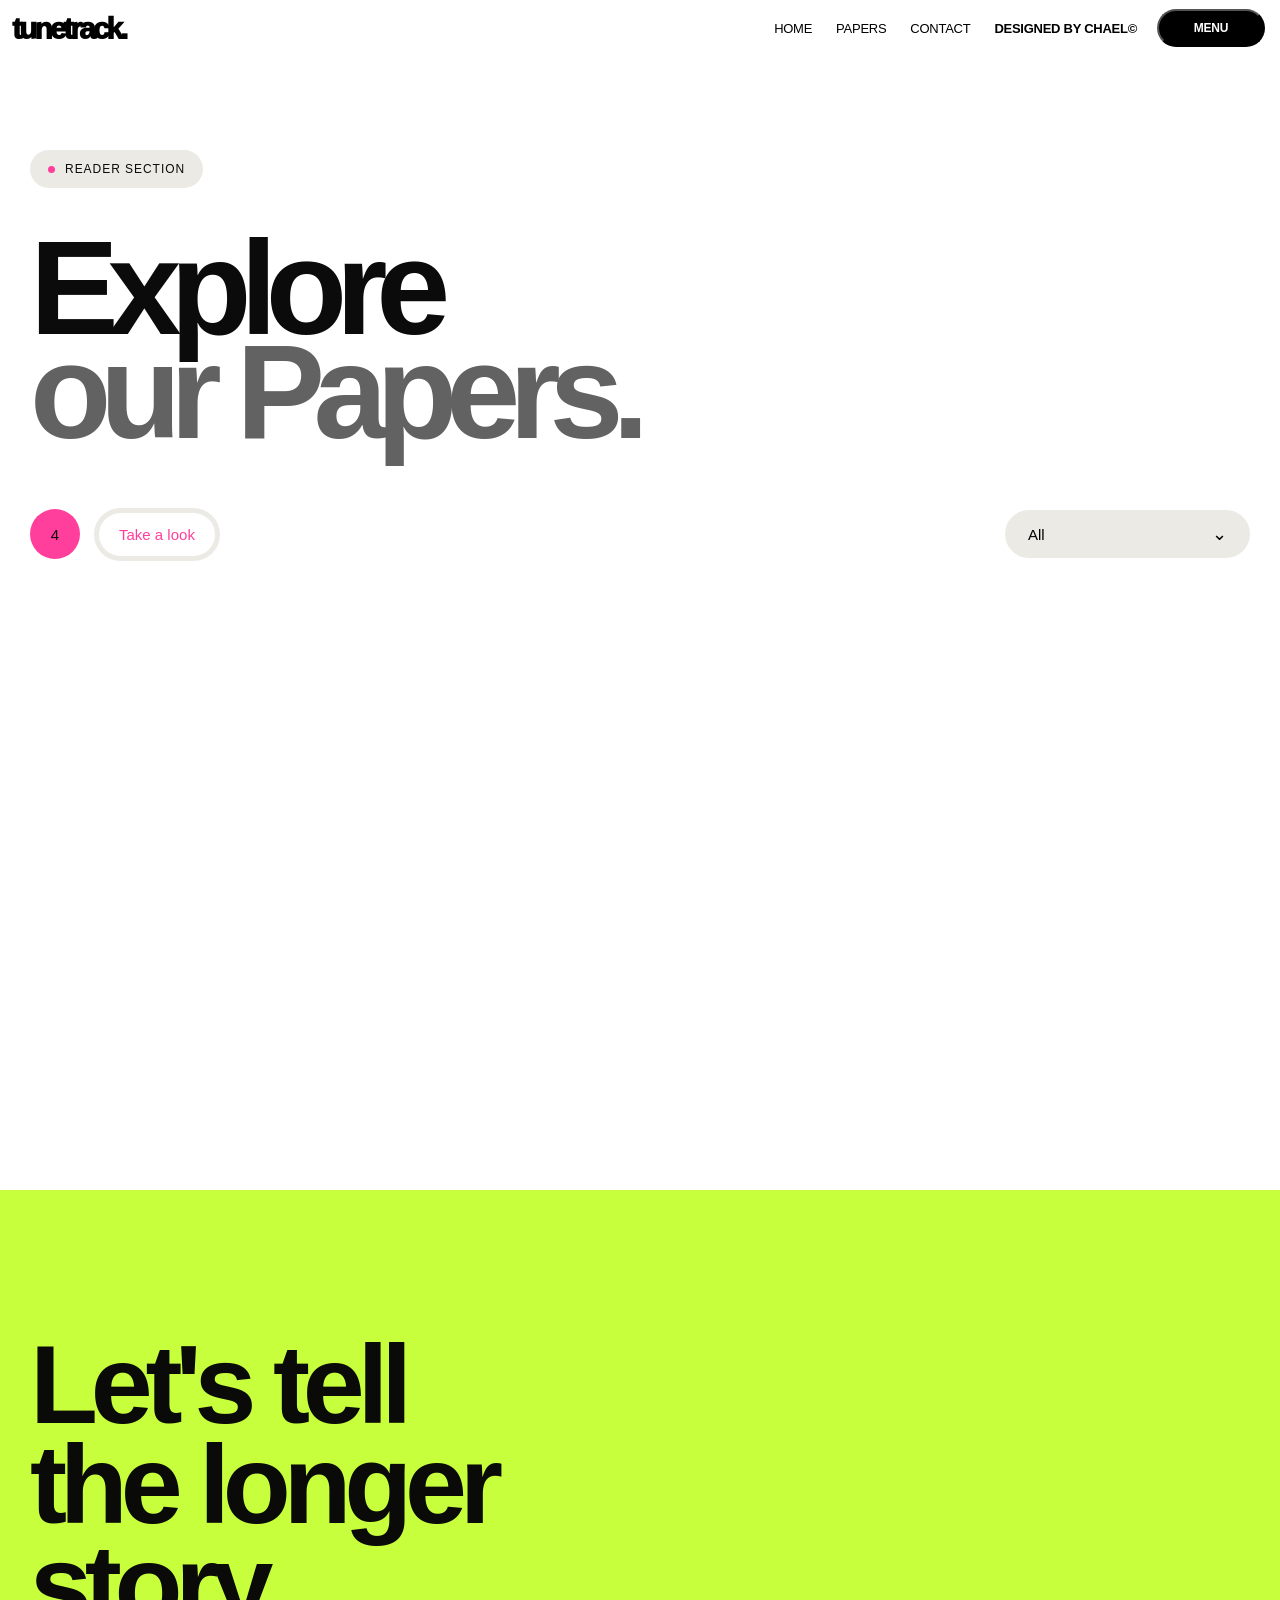
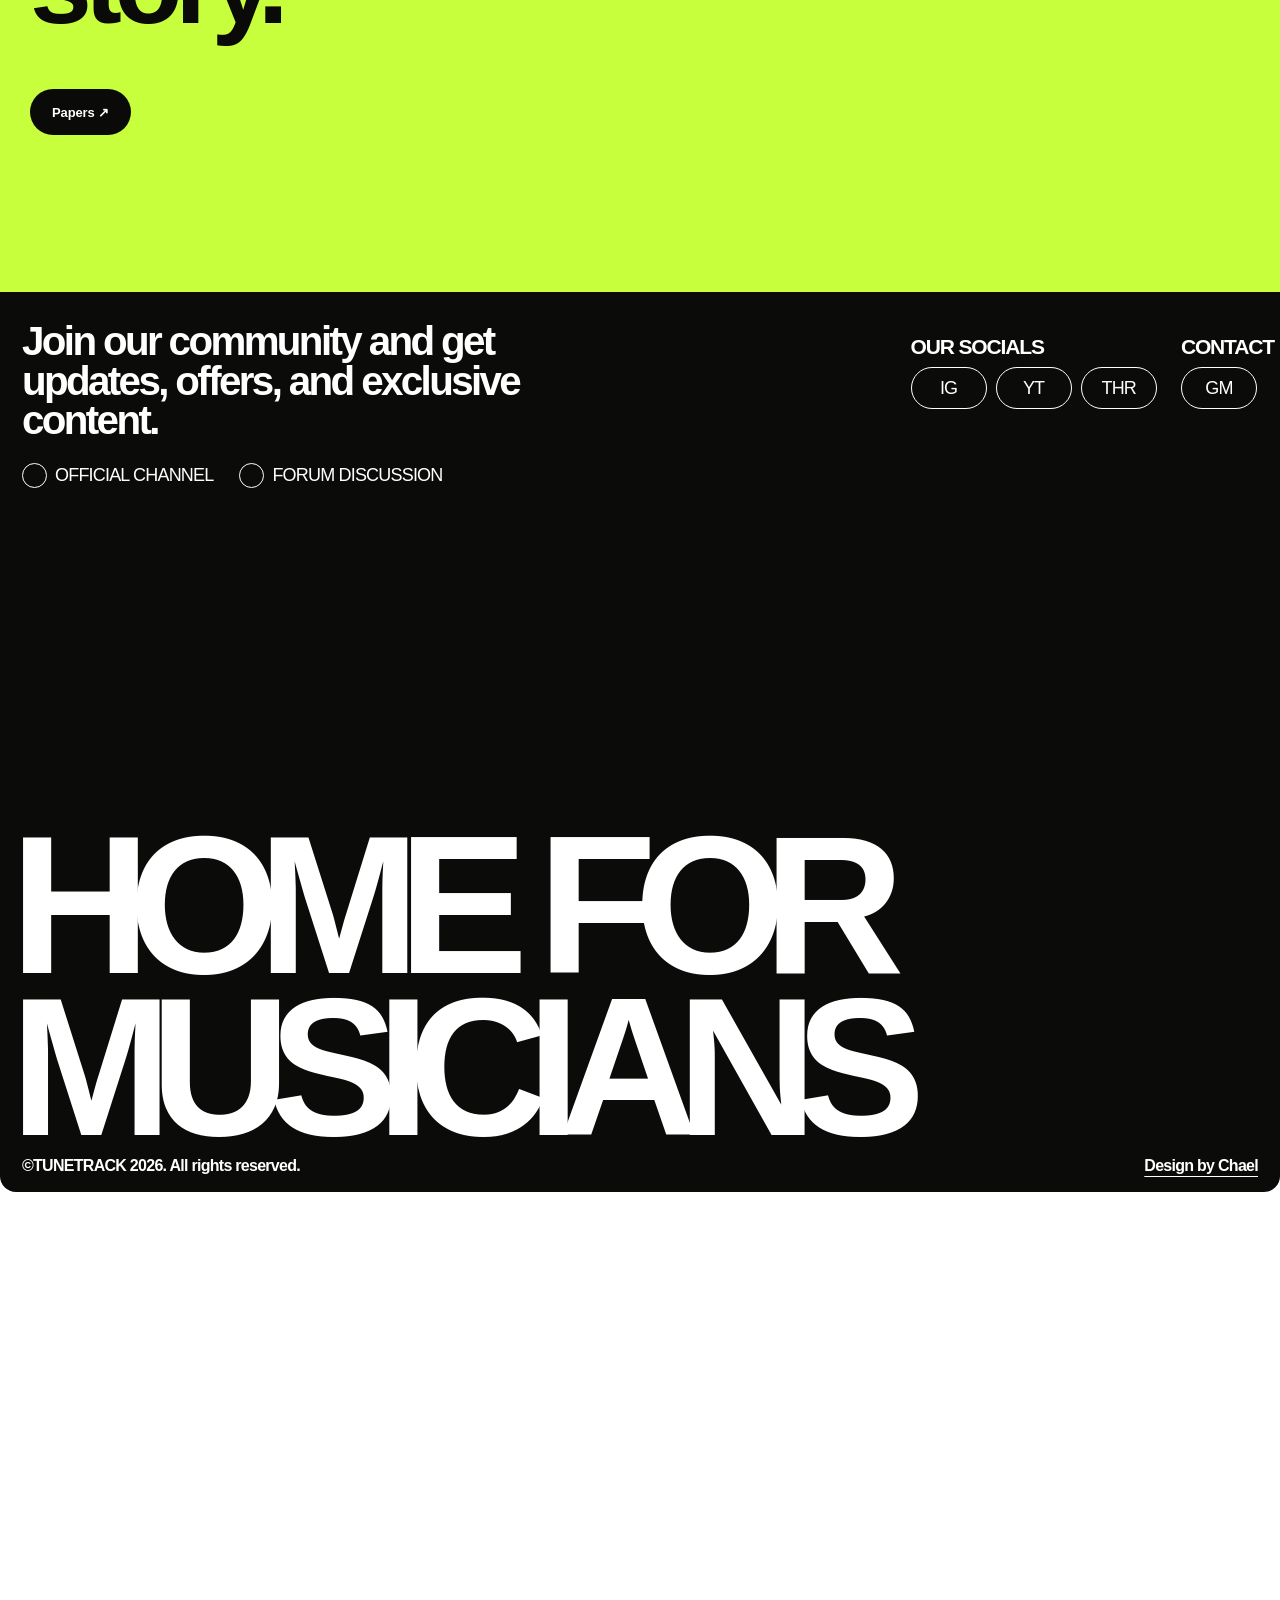
<file: tunetrack/blog-community.html>
<!DOCTYPE html><html lang="en"><head><meta charset="UTF-8"><meta name="viewport" content="width=device-width, initial-scale=1.0"><title>Tunetrack — Community</title><link rel="icon" type="image/png" href="assets/images/favicon2026.png">
<link rel="preconnect" href="https://fonts.googleapis.com">
<link rel="preconnect" href="https://fonts.gstatic.com" crossorigin>
<link href="https://fonts.googleapis.com/css2?family=Gilda+Display&display=swap" rel="stylesheet">
<link rel="stylesheet" href="assets/css/style.css"><style>
:root{--black:#000;--white:#fff;--pad:30px;--ease:cubic-bezier(.16,1,.3,1)}
*{box-sizing:border-box;margin:0;padding:0}
html{background:#fff;color:#000;scroll-behavior:auto!important}
body{margin:0;background:#fff;color:#000;font-family:Arial,Helvetica,sans-serif;overflow-x:hidden}
a{color:inherit;text-decoration:none}
img{display:block;width:100%;height:100%;object-fit:cover}
button{font:inherit}

/* HEADER — intentionally outside the locomotive container */
.blog-header{position:fixed;left:0;top:0;width:100%;height:72px;z-index:9999;display:flex;align-items:center;justify-content:space-between;padding:10px 15px 10px 12px;background:#000;color:#fff;transition:transform .6s cubic-bezier(.77,0,.18,1),opacity .45s ease}
.blog-header.hidden{transform:translate3d(0,-120%,0)!important;opacity:0;pointer-events:none}
.blog-header-logo{display:inline-flex;align-items:baseline;text-decoration:none;color:#fff;line-height:1;white-space:nowrap}
.blog-header-logo-sans{font-family:Arial,Helvetica,sans-serif;font-size:30px;line-height:.85;font-weight:1000;letter-spacing:-.1em}
.blog-header-right{display:flex;align-items:center;justify-content:flex-end;margin-left:auto;padding-right:0;gap:20px;transform:translateY(7px)}
.blog-header-nav{display:flex;align-items:center;gap:24px}
.blog-header-nav a{position:relative;white-space:nowrap;color:#fff;text-decoration:none;font-family:Arial,Helvetica,sans-serif;font-size:13px;font-weight:500;letter-spacing:-.02em;transition:opacity .25s ease}
.blog-header-nav a:hover{opacity:.45}
.blog-header-nav a.active:after{content:"";position:absolute;left:0;right:0;bottom:-9px;height:1px;background:#fff}
.blog-header-connect{display:inline-flex;align-items:center;justify-content:center;min-width:108px;height:38px;padding:0 22px;border-radius:999px;background:#fff;color:#000;text-decoration:none;font-family:Arial,Helvetica,sans-serif;font-size:12px;font-weight:600;letter-spacing:-.015em;transition:transform .25s ease,background .25s ease}
.blog-header-connect:hover{transform:translateY(-2px);background:#151515;color:#fff}

/* LOCOMOTIVE CONTAINER */
#scrollContainer{position:relative;min-height:100vh}

/* HERO — asymmetric editorial composition */
.blog-hero{position:relative;min-height:100vh;padding:128px var(--pad) 38px;overflow:hidden;background:#fff}
.blog-hero-label{display:inline-flex;background:#000;color:#fff;padding:15px 22px 14px;font-size:14px;font-weight:700;text-transform:uppercase;line-height:1;position:relative;z-index:20}
.blog-hero-title{position:relative;z-index:10;margin-top:122px;width:calc(100vw - 24px);max-width:none;min-height:3.0em;font-size:clamp(92px,10.2vw,164px);line-height:.82;letter-spacing:-.078em;transform:translate3d(calc(12px - var(--pad)),-15px,0);font-weight:800;text-transform:uppercase;overflow:visible}
#heroTypewriter{display:block;white-space:pre;overflow:visible;max-width:none;word-break:keep-all;overflow-wrap:normal}
/* V5: fixed three-line hero, no cursor/artifact */
#heroTypewriter::before,#heroTypewriter::after{content:none!important;display:none!important}

.hero-copy{position:absolute;left:var(--pad);bottom:52px;width:min(39vw,560px);z-index:30;font-size:20px;line-height:1.03;letter-spacing:-.045em}
.blog-hero-meta{position:absolute;right:var(--pad);bottom:54px;z-index:30;display:flex;gap:72px;font-size:11px;line-height:1.1;text-transform:uppercase}
.blog-hero-meta span:first-child{max-width:90px}

/* EDITORIAL SECOND SECTION */
.papers-intro{content-visibility:auto;contain-intrinsic-size:880px;position:relative;min-height:880px;padding:130px var(--pad) 120px;background:#fff;overflow:hidden}
.papers-intro-title{margin-left:49%;width:48%;font-family:"Gilda Display",Georgia,serif;font-size:clamp(64px,8vw,135px);line-height:.78;letter-spacing:-.065em;font-weight:400;text-transform:uppercase}
.papers-intro-grid{margin-top:100px;margin-left:52%;width:44%;display:grid;grid-template-columns:90px 1fr;gap:35px;align-items:start}
.papers-intro-grid .eyebrow{font-size:13px;font-weight:700;text-transform:uppercase}
.papers-intro-grid p{font-size:22px;line-height:1.02;letter-spacing:-.045em;max-width:650px}

/* MARQUEE V9 — clean interactive 9-image editorial carousel */
.blog-marquee-wrap{position:relative;height:760px;overflow:hidden;background:#fff;isolation:isolate;contain:layout paint style}
.marquee-stage{position:absolute;inset:0;overflow:hidden}
.marquee-collage{position:absolute;inset:0;will-change:transform}
.marquee-card{position:absolute;top:50%;overflow:hidden;background:#eee;box-shadow:none;will-change:left,width,height,transform;transition:left .62s cubic-bezier(.16,1,.3,1),width .62s cubic-bezier(.16,1,.3,1),height .62s cubic-bezier(.16,1,.3,1),transform .62s cubic-bezier(.16,1,.3,1);}
.marquee-card img{display:block;width:100%;height:100%;object-fit:cover;filter:none!important}
.marquee-card.slot-center{left:50%;width:50vw;height:100%;transform:translate(-50%,-50%);z-index:5}
.marquee-card.slot-medium-left{left:25%;width:17vw;height:72%;transform:translate(-100%,-50%);z-index:4}
.marquee-card.slot-medium-right{left:75%;width:17vw;height:72%;transform:translate(0,-50%);z-index:4}
.marquee-card.slot-small-left{left:8%;width:8vw;height:52%;transform:translate(-100%,-50%);z-index:3}
.marquee-card.slot-small-right{left:92%;width:8vw;height:52%;transform:translate(0,-50%);z-index:3}
.marquee-card.slot-hidden-left{left:-8%;width:8vw;height:52%;transform:translate(-100%,-50%);z-index:1;opacity:0}
.marquee-card.slot-hidden-right{left:108%;width:8vw;height:52%;transform:translate(0,-50%);z-index:1;opacity:0}
.marquee-card.is-center{cursor:grab}
.marquee-card.is-center:active{cursor:grabbing}

/* LIST */
.blog-list-section{position:relative;padding:75px var(--pad) 136px;background:#fff}
.blog-list-header{border-top:1px solid #000;padding:13px 0 18px;display:flex;justify-content:space-between;font-size:11px;text-transform:uppercase}
.blog-item{position:relative;border-top:1px solid #000}
.blog-item:last-child{border-bottom:1px solid #000}
.blog-link{min-height:155px;display:grid;grid-template-columns:70px minmax(0,1fr) 130px 42px;align-items:center;gap:20px;transition:padding .55s var(--ease)}
.blog-number,.blog-date,.blog-category{font-size:11px;text-transform:uppercase}
.blog-info{display:flex;flex-direction:column;align-items:flex-start;justify-content:flex-start;gap:12px;padding:18px 0 10px}
.blog-info h2{max-width:1000px;font-size:clamp(34px,4.8vw,78px);line-height:.96;letter-spacing:-.065em;font-weight:700;transition:transform .55s var(--ease)}
.blog-arrow{font-size:28px;transition:transform .5s var(--ease)}
.blog-item:hover .blog-link{padding-left:18px;padding-right:18px}
.blog-item:hover .blog-info h2{transform:translateX(8px)}
.blog-item:hover .blog-arrow{transform:translate(7px,-7px)}

/* FLOATING COLORFUL HOVER IMAGE */
.blog-hover-image{position:fixed;left:0;top:0;width:256px;height:312px;z-index:10000;pointer-events:none;opacity:0;overflow:hidden;background:#eee;transform:translate3d(-50%,-50%,0) scale(.72) rotate(-5deg);transition:opacity .35s ease,transform .55s var(--ease);will-change:transform,opacity;box-shadow:0 24px 70px rgba(0,0,0,.2)}
.blog-hover-image.visible{opacity:1;transform:translate3d(-50%,-50%,0) scale(1) rotate(0deg)}
.blog-hover-image img{filter:none!important}

@media(max-width:900px){
:root{--pad:16px}

.blog-header{height:64px;padding:9px 12px}
.blog-header-nav{display:none}
.blog-header-right{gap:10px}
.blog-header-connect{min-width:98px;height:40px;font-size:11px}

.blog-hero{
    min-height:780px;
    padding:105px var(--pad) 32px
}

.blog-hero-label{
    padding:12px 16px;
    font-size:11px
}

.blog-hero-title{
    margin-top:105px;
    width:calc(100vw - 32px);
    max-width:none;
    font-size:clamp(62px,15.8vw,112px);
    line-height:.82;
    min-height:3em;
    transform:none
}

.hero-copy{
    left:var(--pad);
    bottom:30px;
    width:58%;
    font-size:14px
}

.blog-hero-meta{
    right:var(--pad);
    bottom:30px;
    gap:25px;
    font-size:8px
}

.papers-intro{
    min-height:760px;
    padding:95px var(--pad)
}

.papers-intro-title{
    margin-left:20%;
    width:80%;
    font-size:clamp(54px,12vw,100px)
}

.papers-intro-grid{
    margin:80px 0 0 20%;
    width:80%;
    grid-template-columns:60px 1fr;
    gap:20px
}

.papers-intro-grid p{
    font-size:17px
}

.blog-marquee-wrap{
    height:560px
}

.marquee-card.slot-center{
    width:58vw;
    height:100%
}

.marquee-card.slot-medium-left,
.marquee-card.slot-medium-right{
    width:20vw;
    height:72%
}

.marquee-card.slot-small-left,
.marquee-card.slot-small-right{
    width:10vw;
    height:52%
}

.blog-list-section{
    content-visibility:auto;
    contain-intrinsic-size:900px;
    padding:75px var(--pad) 110px
}

.blog-link{
    min-height:125px;
    grid-template-columns:35px 1fr 35px;
    gap:10px
}

.blog-date{
    display:none
}

.blog-info{
    gap:8px;
    padding:14px 0 8px
}

.blog-info h2{
    font-size:clamp(29px,8vw,58px);
    line-height:.96
}

.blog-arrow{
    font-size:23px
}

.blog-item:hover .blog-link{
    padding-left:0;
    padding-right:0
}

.blog-hover-image{
    display:none
}

.tnco-footer{
    content-visibility:auto;
    contain-intrinsic-size:700px;
    padding:55px 16px 20px
}

.tnco-footer-top{
    grid-template-columns:1fr 1fr;
    gap:40px 25px
}

.tnco-footer-social-group{
    justify-content:flex-start
}

.tnco-footer-word{
    margin-top:75px;
    font-size:20vw
}

.tnco-footer-bottom{
    margin-top:60px;
    gap:20px;
    line-height:1.2
}
}

/* =========================================================
   MOBILE HERO ONLY
   ========================================================= */
@media(max-width:560px){

    .blog-hero{
        min-height:720px;
    }

    .blog-hero-title{
        font-size:clamp(58px,17vw,88px);
        margin-top:90px;
        width:100%;
        max-width:100%;
        min-height:0;
        line-height:.80;
        letter-spacing:-.078em;
        transform:translateY(-15px);
    }

    #heroTypewriter{
        white-space:normal;
        display:block;
        width:100%;
        max-width:100%;
        overflow:visible;
        word-break:normal;
        overflow-wrap:normal;
    }

    .hero-copy{
        width:72%;
        font-size:13px;
    }

    .blog-hero-meta{
        display:none;
    }

    .papers-intro-title{
        margin-left:0;
        width:100%;
        font-size:16vw;
    }

    .papers-intro-grid{
        margin-left:0;
        width:100%;
        grid-template-columns:48px 1fr;
    }

    .papers-intro-grid p{
        font-size:15px;
    }

    .tnco-footer-top{
        grid-template-columns:1fr;
    }

    .tnco-footer-social-group{
        gap:30px;
    }

    .tnco-footer-bottom{
        flex-direction:column;
    }
}

@media(prefers-reduced-motion:reduce){
    .blog-marquee-track{animation-play-state:paused!important}
    .blog-header,.blog-hover-image,.blog-info h2,.blog-arrow{transition:none!important}
}

/* =========================================================
   BLOG LIST ONLY — ISOLATED HEADER NAMESPACE
   ========================================================= */
.blog-header {
    background: #fff !important;
    color: #000 !important;
}

.blog-header-logo,
.blog-header-logo-sans {
    color: #000 !important;
}

.blog-header-nav a {
    color: #000 !important;
}

.blog-header-nav a.active:after {
    background: #000 !important;
}

.blog-header-connect {
    background: #000 !important;
    color: #fff !important;
}

.blog-header-connect:hover {
    background: #151515 !important;
    color: #fff !important;
}


/* ---------------------------------------------------------
   HEADER — MENU BUTTON (DESKTOP + MOBILE)
--------------------------------------------------------- */
.tnco-header-connect#tncoHeaderMenuButton{
    appearance:none !important;
    -webkit-appearance:none !important;
    border:0 !important;
    outline:0 !important;
    box-shadow:none !important;
    background-image:none !important;
    cursor:pointer !important;
    font-family:Arial,Helvetica,sans-serif !important;
}

/* Old mobile-only toggle is no longer used. */
.tnco-mobile-menu-toggle{
    display:none !important;
}

/* ---------------------------------------------------------
   MENU OVERLAY — FINAL
--------------------------------------------------------- */

.tnco-mobile-menu-overlay{
    position:fixed !important;
    inset:0 !important;
    z-index:100000 !important;
    display:flex !important;
    flex-direction:column !important;
    box-sizing:border-box !important;
    padding:24px !important;
    background:rgba(0,0,0,.92) !important;
    color:#fff !important;
    -webkit-backdrop-filter:blur(16px) saturate(.7) !important;
    backdrop-filter:blur(16px) saturate(.7) !important;
    opacity:0 !important;
    visibility:hidden !important;
    pointer-events:none !important;
    transform:none !important;
    transition:opacity .24s ease,visibility .24s ease !important;
    overscroll-behavior:none !important;
    contain:layout paint style !important;
}

.tnco-mobile-menu-overlay.is-open{
    opacity:1 !important;
    visibility:visible !important;
    pointer-events:auto !important;
}

.tnco-mobile-menu-close{
    position:absolute !important;
    top:22px !important;
    right:22px !important;
    width:44px !important;
    height:44px !important;
    padding:0 !important;
    display:flex !important;
    align-items:center !important;
    justify-content:center !important;
    border:0 !important;
    background:transparent !important;
    color:#fff !important;
    font-size:0 !important;
    cursor:pointer !important;
    -webkit-tap-highlight-color:transparent !important;
}

.tnco-mobile-menu-close::before,
.tnco-mobile-menu-close::after{
    content:"" !important;
    position:absolute !important;
    width:22px !important;
    height:2px !important;
    background:#fff !important;
    left:50% !important;
    top:50% !important;
}

.tnco-mobile-menu-close::before{
    transform:translate(-50%,-50%) rotate(45deg) !important;
}

.tnco-mobile-menu-close::after{
    transform:translate(-50%,-50%) rotate(-45deg) !important;
}

.tnco-mobile-menu-nav{
    display:flex !important;
    flex-direction:column !important;
    align-items:flex-start !important;
    gap:8px !important;
    padding-top:72px !important;
    width:100% !important;
    flex:0 0 auto !important;
}

.tnco-mobile-menu-nav a{
    position:relative !important;
    display:inline-block !important;
    width:auto !important;
    color:#fff !important;
    text-decoration:none !important;
    font:500 clamp(36px,12vw,95px)/.95 Arial,Helvetica,sans-serif !important;
    letter-spacing:-.065em !important;
    white-space:nowrap !important;
}

.tnco-mobile-menu-nav a::after{
    content:"" !important;
    position:absolute !important;
    left:0 !important;
    bottom:-2px !important;
    width:100% !important;
    height:2px !important;
    background:#fff !important;
    transform:scaleX(0) !important;
    transform-origin:left center !important;
    transition:transform .35s cubic-bezier(.22,1,.36,1) !important;
}

.tnco-mobile-menu-nav a:hover::after{
    transform:scaleX(1) !important;
}

.tnco-mobile-menu-actions{
    display:flex !important;
    flex-direction:row !important;
    align-items:center !important;
    gap:12px !important;
    width:100% !important;
    margin-top:30px !important;
    padding:0 !important;
    position:relative !important;
    top:162px !important;
    transform:none !important;
}

.tnco-mobile-menu-actions a{
    display:flex !important;
    align-items:center !important;
    justify-content:center !important;
    width:138px !important;
    height:55px !important;
    padding:0 !important;
    box-sizing:border-box !important;
    border:1px solid #fff !important;
    border-radius:999px !important;
    background:transparent !important;
    color:#fff !important;
    text-decoration:none !important;
    font:400 17px/1 Arial,Helvetica,sans-serif !important;
    -webkit-tap-highlight-color:transparent !important;
}

.tnco-mobile-menu-actions a::after{
    display:none !important;
}

body.menu-scroll-locked,
html.menu-scroll-locked{
    overflow:hidden !important;
    overscroll-behavior:none !important;
}

@media (min-width:768px){
    .tnco-mobile-menu-nav a{
        font-size:95px !important;
        line-height:.95 !important;
    }

    .tnco-mobile-menu-nav{
        gap:12px !important;
    }

    .tnco-mobile-menu-close{
        width:54px !important;
        height:54px !important;
    }

    .tnco-mobile-menu-actions a{
        background:transparent !important;
        border:1px solid #fff !important;
        color:#fff !important;
    }
}

@media (max-width:1200px) and (min-width:768px){
    .tnco-mobile-menu-nav a{
        font-size:clamp(64px,10vw,95px) !important;
    }
}

@media (max-width:767px){
    .blog-header-nav{
        display:none !important;
    }

    .blog-header-right{
        gap:0 !important;
        max-width:none !important;
        transform:translateY(7px) !important;
    }

    #tncoHeaderMenuButton.blog-header-connect{
        min-width:98px !important;
        width:auto !important;
        height:40px !important;
        font-size:11px !important;
        padding:0 20px !important;
    }

    .tnco-mobile-menu-overlay{
        padding:24px !important;
    }

    .tnco-mobile-menu-nav{
        padding-top:72px !important;
        gap:8px !important;
    }

    .tnco-mobile-menu-nav a{
        font-size:clamp(36px,12vw,64px) !important;
        line-height:1 !important;
    }

    .tnco-mobile-menu-actions{
        flex-direction:column !important;
        align-items:flex-start !important;
        top:auto !important;
        transform:translateY(200px) !important;
    }

    .tnco-mobile-menu-actions a{
        width:138px !important;
        height:55px !important;
    }
}

@media (max-width:360px){
    .tnco-mobile-menu-overlay{
        padding:20px !important;
    }

    .tnco-mobile-menu-nav a{
        font-size:36px !important;
    }
}

@media (prefers-reduced-motion:reduce){
    .tnco-mobile-menu-overlay,
    .tnco-mobile-menu-nav a::after{
        transition:none !important;
    }
}
/* META */
.tnco-mobile-menu-meta{
    width:100% !important;
    display:flex !important;
    align-items:flex-end !important;
    justify-content:space-between !important;
    gap:20px !important;
    font:500 11px/1.1 Arial,Helvetica,sans-serif !important;
}

.tnco-mobile-menu-close-label{
    opacity:.5 !important;
    text-align:right !important;
}


/* =========================================================
   PAPERS — CONTRIBUTE CTA / UI V1
   Isolated section only. Footer untouched.
   ========================================================= */
.tnco-contribute{
    position:relative;
    min-height:clamp(620px,72vh,820px);
    padding:clamp(80px,9vw,150px) var(--pad) clamp(80px,8vw,120px);
    background:#090909;
    color:#f7f7f7;
    overflow:hidden;
    display:flex;
    flex-direction:column;
    justify-content:space-between;
    isolation:isolate;
}

.tnco-contribute::before{
    content:"";
    position:absolute;
    inset:0;
    background:
        radial-gradient(circle at 72% 28%,rgba(255,255,255,.075),transparent 28%),
        radial-gradient(circle at 18% 88%,rgba(255,255,255,.045),transparent 24%);
    pointer-events:none;
    z-index:-1;
}

.tnco-contribute-top{
    display:flex;
    align-items:flex-start;
    justify-content:space-between;
    gap:40px;
    position:relative;
    z-index:2;
}

.tnco-contribute-kicker{
    font:700 11px/1 Arial,Helvetica,sans-serif;
    letter-spacing:.02em;
    text-transform:uppercase;
    opacity:.58;
}

.tnco-contribute-index{
    font:500 11px/1 Arial,Helvetica,sans-serif;
    text-transform:uppercase;
    opacity:.58;
}

.tnco-contribute-title{
    width:min(1080px,100%);
    margin:clamp(70px,8vw,125px) 0 clamp(75px,8vw,120px);
    font-family:Arial,Helvetica,sans-serif;
    font-size:clamp(58px,8.7vw,148px);
    line-height:.82;
    letter-spacing:-.085em;
    font-weight:800;
    text-transform:uppercase;
    position:relative;
    z-index:2;
}

.tnco-contribute-title span{
    display:inline-block;
    will-change:transform;
}

.tnco-contribute-title .tnco-hand-note{
    font-size:.22em;
    line-height:1;
    letter-spacing:-.04em;
    font-weight:500;
    text-transform:none;
    opacity:.58;
    vertical-align:top;
    margin:0 0 0 .3em;
    transform:translateY(.15em) rotate(-3deg);
}

.tnco-slider-wrap{
    width:min(100%,1180px);
    position:relative;
    z-index:4;
}

.tnco-slider-labels{
    display:flex;
    justify-content:space-between;
    align-items:flex-end;
    margin-bottom:12px;
    font:600 10px/1 Arial,Helvetica,sans-serif;
    text-transform:uppercase;
    letter-spacing:.01em;
    opacity:.55;
}

.tnco-slider{
    --progress:0%;
    position:relative;
    width:100%;
    height:82px;
    border:1px solid rgba(255,255,255,.22);
    border-radius:999px;
    background:rgba(255,255,255,.075);
    box-shadow:
        inset 0 1px 0 rgba(255,255,255,.10),
        inset 0 -14px 28px rgba(0,0,0,.25),
        0 18px 55px rgba(0,0,0,.22);
    backdrop-filter:blur(18px) saturate(135%);
    -webkit-backdrop-filter:blur(18px) saturate(135%);
    touch-action:none;
    user-select:none;
    cursor:grab;
    overflow:hidden;
}

.tnco-slider.is-dragging{cursor:grabbing}

.tnco-slider::before{
    content:"";
    position:absolute;
    left:0;
    top:0;
    bottom:0;
    width:var(--progress);
    border-radius:inherit;
    background:linear-gradient(90deg,rgba(255,255,255,.035),rgba(255,255,255,.13));
    pointer-events:none;
    transition:width .12s linear;
}

.tnco-slider::after{
    content:"";
    position:absolute;
    inset:1px;
    border-radius:inherit;
    box-shadow:inset 0 1px 0 rgba(255,255,255,.08);
    pointer-events:none;
}

.tnco-slider-text{
    position:absolute;
    inset:0;
    display:flex;
    align-items:center;
    justify-content:center;
    padding:0 92px;
    text-align:center;
    font:600 clamp(12px,1.15vw,15px)/1 Arial,Helvetica,sans-serif;
    letter-spacing:-.025em;
    text-transform:uppercase;
    pointer-events:none;
    opacity:.86;
    transition:opacity .25s ease,transform .55s cubic-bezier(.16,1,.3,1);
}

.tnco-slider.is-complete .tnco-slider-text{
    opacity:1;
    transform:scale(1.035);
}

.tnco-slider-handle{
    position:absolute;
    top:7px;
    left:7px;
    width:68px;
    height:68px;
    border-radius:50%;
    background:rgba(255,255,255,.96);
    box-shadow:
        0 9px 24px rgba(0,0,0,.28),
        inset 0 2px 2px rgba(255,255,255,.95),
        inset 0 -5px 10px rgba(0,0,0,.08);
    transform:translate(0,0) scale(1);
    will-change:transform,left;
    z-index:3;
}

.tnco-slider-handle::before{
    content:"";
    position:absolute;
    inset:6px;
    border-radius:50%;
    background:radial-gradient(circle at 35% 25%,rgba(255,255,255,1),rgba(255,255,255,.62) 35%,rgba(235,235,235,.9) 100%);
}

.tnco-slider-handle::after{
    content:"→";
    position:absolute;
    inset:0;
    display:grid;
    place-items:center;
    color:#050505;
    font:700 20px/1 Arial,Helvetica,sans-serif;
    z-index:2;
}

.tnco-slider.is-dragging .tnco-slider-handle{transform:scale(1.08)}
.tnco-slider.is-complete .tnco-slider-handle{transform:scale(1.16)}

.tnco-contribute-status{
    margin-top:13px;
    min-height:14px;
    font:500 10px/1.2 Arial,Helvetica,sans-serif;
    text-transform:uppercase;
    letter-spacing:.01em;
    opacity:0;
    transform:translateY(7px);
    transition:opacity .35s ease,transform .55s cubic-bezier(.16,1,.3,1);
}

.tnco-contribute-status.is-visible{
    opacity:.62;
    transform:none;
}

/* Contribution transition — visual only for V1 */
.tnco-contribute-transition{
    position:fixed;
    inset:0;
    z-index:100000;
    display:grid;
    place-items:center;
    background:#090909;
    color:#fff;
    pointer-events:none;
    opacity:0;
    visibility:hidden;
    transform:scale(1.035);
    transition:opacity .25s ease,transform .85s cubic-bezier(.16,1,.3,1),visibility 0s linear .85s;
}

.tnco-contribute-transition.is-active{
    opacity:1;
    visibility:visible;
    pointer-events:auto;
    transform:scale(1);
    transition:opacity .2s ease,transform .75s cubic-bezier(.16,1,.3,1),visibility 0s;
}

.tnco-contribute-transition-inner{
    width:min(88vw,1200px);
    text-align:center;
}

.tnco-contribute-transition-small{
    display:block;
    margin-bottom:18px;
    font:600 10px/1 Arial,Helvetica,sans-serif;
    text-transform:uppercase;
    letter-spacing:.04em;
    opacity:.45;
}

.tnco-contribute-transition-title{
    margin:0;
    font:800 clamp(54px,10vw,150px)/.8 Arial,Helvetica,sans-serif;
    letter-spacing:-.09em;
    text-transform:uppercase;
}

@media(max-width:767px){
    .tnco-contribute{
        min-height:640px;
        padding:72px 16px 70px;
    }

    .tnco-contribute-top{gap:20px}
    .tnco-contribute-title{
        margin:86px 0 82px;
        font-size:clamp(48px,14vw,86px);
        line-height:.84;
        letter-spacing:-.08em;
    }

    .tnco-contribute-title .tnco-hand-note{
        display:block;
        margin:.35em 0 0 .05em;
        font-size:14px;
    }

    .tnco-slider{height:72px}
    .tnco-slider-handle{
        width:58px;
        height:58px;
        top:6px;
        left:6px;
    }

    .tnco-slider-text{
        padding:0 74px;
        font-size:11px;
    }

    .tnco-slider-labels{font-size:9px}
}

@media(prefers-reduced-motion:reduce){
    .tnco-contribute-transition,
    .tnco-slider-text,
    .tnco-contribute-status,
    .tnco-slider-handle{transition:none!important}
}


/* V3 — real scroll-driven white → black transition.
   The transition band is a visual color bridge, not empty spacing. */
.tnco-contribute-transition-band{
    width:100%;
    height:clamp(170px,18vw,260px);
    background:#fff;
    pointer-events:none;
    position:relative;
    overflow:hidden;
    will-change:background-color;
}

.tnco-contribute-transition-band::after{
    content:"";
    position:absolute;
    inset:0;
    background:#000;
    opacity:var(--tnco-transition-progress,0);
    pointer-events:none;
    will-change:opacity;
}

.tnco-contribute{
    background:#090909 !important;
}

.tnco-contribute::before{
    display:none !important;
}

@media(max-width:767px){
    .tnco-contribute-transition-band{
        height:180px;
    }
}


/* =========================================================
   TUNETRACK PAPERS — CREATE BANNER
   Compact, white, Apple-inspired editorial CTA
   ========================================================= */
.tnco-create-banner{
    position:relative;
    min-height:390px;
    margin:0;
    padding:58px clamp(24px,5vw,76px);
    background:#fff;
    color:#111;
    border-top:1px solid rgba(0,0,0,.08);
    border-bottom:1px solid rgba(0,0,0,.08);
    overflow:hidden;
    display:flex;
    align-items:center;
    justify-content:space-between;
    isolation:isolate;
}
.tnco-create-copy{position:relative;z-index:5;width:min(48%,620px)}
.tnco-create-eyebrow{display:block;margin-bottom:22px;font:600 10px/1 Arial,Helvetica,sans-serif;letter-spacing:.08em;text-transform:uppercase;color:#6e6e73}
.tnco-create-copy h2{margin:0;font:700 clamp(48px,6vw,92px)/.86 Arial,Helvetica,sans-serif;letter-spacing:-.065em}
.tnco-create-copy h2 em{
    font-family:"Gilda Display",Georgia,serif;
    font-style:italic;
    font-weight:400;
    color:#6e6e73;
}
.tnco-create-copy p{width:min(390px,90%);margin:25px 0 24px;font:400 15px/1.28 Arial,Helvetica,sans-serif;letter-spacing:-.02em;color:#6e6e73}
.tnco-create-link{display:inline-flex;align-items:center;gap:10px;color:#0066cc;text-decoration:none;font:600 12.6px/1 Arial,Helvetica,sans-serif;letter-spacing:-.02em;transition:gap .35s cubic-bezier(.16,1,.3,1),color .25s ease}
.tnco-create-link span{font-size:18px;line-height:0;transition:transform .35s cubic-bezier(.16,1,.3,1)}
.tnco-create-link:hover{gap:14px;color:#004f9e}
.tnco-create-link:hover span{transform:translate(2px,-2px)}
.tnco-create-visual{position:absolute;right:clamp(18px,6vw,100px);top:0;width:min(49vw,700px);height:100%;perspective:1000px;transform-style:preserve-3d;pointer-events:none}
.tnco-create-orbit{position:absolute;top:50%;left:50%;overflow:hidden;border-radius:18px;background:#eee;box-shadow:0 25px 60px rgba(0,0,0,.16),0 2px 5px rgba(0,0,0,.08);transform-style:preserve-3d;transition:transform .8s cubic-bezier(.16,1,.3,1),filter .5s ease}
.tnco-create-orbit img{width:100%;height:100%;object-fit:cover;display:block}
.tnco-create-orbit-back{width:190px;height:245px;transform:translate3d(-50%,-50%,-80px) rotateY(17deg) rotateZ(7deg) scale(.82);opacity:.55;filter:saturate(.7) blur(.2px)}
.tnco-create-orbit-left{width:185px;height:240px;transform:translate3d(-132%,-50%,20px) rotateY(22deg) rotateZ(-7deg) scale(.88);opacity:.78}
.tnco-create-orbit-center{width:230px;height:292px;transform:translate3d(-50%,-50%,120px) rotateY(-2deg) rotateZ(-1deg);z-index:4}
.tnco-create-orbit-right{width:180px;height:238px;transform:translate3d(38%,-50%,10px) rotateY(-24deg) rotateZ(7deg) scale(.87);opacity:.78}
.tnco-create-shadow{position:absolute;left:50%;bottom:36px;width:360px;height:35px;border-radius:50%;background:rgba(0,0,0,.12);filter:blur(22px);transform:translateX(-50%);z-index:-1}
.tnco-create-banner:hover .tnco-create-orbit-back{transform:translate3d(-50%,-50%,-110px) rotateY(20deg) rotateZ(9deg) scale(.82)}
.tnco-create-banner:hover .tnco-create-orbit-left{transform:translate3d(-145%,-50%,35px) rotateY(26deg) rotateZ(-9deg) scale(.9)}
.tnco-create-banner:hover .tnco-create-orbit-center{transform:translate3d(-50%,-53%,145px) rotateY(-3deg) rotateZ(-1deg) scale(1.025)}
.tnco-create-banner:hover .tnco-create-orbit-right{transform:translate3d(48%,-50%,25px) rotateY(-28deg) rotateZ(9deg) scale(.89)}
@media(max-width:900px){
 .tnco-create-banner{min-height:470px;padding:48px 20px 42px;display:block}
 .tnco-create-copy{width:100%;max-width:560px}
 .tnco-create-copy h2{font-size:clamp(46px,12vw,78px)}
 .tnco-create-copy p{font-size:14px;margin-top:20px}
 .tnco-create-visual{right:-20px;bottom:-28px;top:auto;width:470px;height:260px;transform:scale(.78);transform-origin:bottom right}
}
@media(max-width:560px){
 .tnco-create-banner{min-height:500px;padding:48px 16px 0}
 .tnco-create-eyebrow{margin-bottom:18px;font-size:9px}
 .tnco-create-copy h2{font-size:clamp(44px,13vw,68px);line-height:.87}
 .tnco-create-copy p{width:92%;font-size:13px;line-height:1.3;margin:19px 0 21px}
 .tnco-create-link{font-size:13px}
 .tnco-create-visual{right:-48px;bottom:-20px;width:450px;height:270px;transform:scale(.67);transform-origin:bottom right}
}
@media(prefers-reduced-motion:reduce){
 .tnco-create-orbit,.tnco-create-link,.tnco-create-link span{transition:none!important}
}


/* =========================================================
   PAPERS — CREATE BANNER QUICK FIX
   ========================================================= */
.tnco-create-banner{
    min-height:340px !important;
    padding:40px var(--pad) !important;
    align-items:center !important;
}

/* Match the footer/community left edge exactly. */
.tnco-create-copy{
    width:min(52%,720px) !important;
    margin-left:0 !important;
    text-align:left !important;
}

.tnco-create-copy h2{
    font-size:clamp(52px,6.6vw,100px) !important;
    line-height:.84 !important;
}

/* Scroll-driven Awwwards-style text reveal. */
.tnco-create-reveal{
    --reveal:0;
    position:relative;
    display:inline-block;
    color:#b6b6bb;
    isolation:isolate;
    white-space:nowrap;
}

/* Each character is painted independently so the scroll reveal never slices
   through a glyph or leaves a clipped half-letter at the reveal edge. */
.tnco-create-reveal .tnco-reveal-char{
    display:inline-block;
    color:#b6b6bb;
    transition:color .16s linear;
    will-change:color;
}
.tnco-create-reveal .tnco-reveal-char.is-black{
    color:#111;
}

/* Pill CTA */
.tnco-create-link{
    position:relative !important;
    display:inline-flex !important;
    align-items:center !important;
    justify-content:center !important;
    min-height:44px !important;
    min-width:176px !important;
    padding:0 20px !important;
    gap:9px !important;
    border:1px solid #111 !important;
    border-radius:999px !important;
    background:#fff !important;
    color:#111 !important;
    overflow:hidden !important;
    transition:background .45s cubic-bezier(.16,1,.3,1),
               color .45s cubic-bezier(.16,1,.3,1),
               border-color .45s cubic-bezier(.16,1,.3,1),
               transform .45s cubic-bezier(.16,1,.3,1) !important;
}

.tnco-create-link:hover{
    gap:9px !important;
    min-width:266px !important;
    padding-left:24px !important;
    padding-right:24px !important;
    background:#0066ff !important;
    border-color:#0066ff !important;
    color:#fff !important;
    transform:translateY(-2px) !important;
}

.tnco-create-link .tnco-link-label{
    position:relative;
    display:inline-block;
    transition:opacity .3s ease,transform .45s cubic-bezier(.16,1,.3,1);
}

.tnco-create-link .tnco-link-hover{
    position:absolute;
    opacity:0;
    transform:translateY(10px);
}

.tnco-create-link:hover .tnco-link-default{
    opacity:0;
    transform:translateY(-10px);
}

.tnco-create-link:hover .tnco-link-hover{
    opacity:1;
    transform:translateY(0);
}

.tnco-create-link .tnco-link-arrow{
    position:relative;
    font-size:17px !important;
    line-height:1 !important;
    transition:transform .45s cubic-bezier(.16,1,.3,1);
}

.tnco-create-link:hover .tnco-link-arrow{
    transform:translate(3px,-3px);
}

@media(max-width:900px){
    .tnco-create-banner{
        min-height:425px !important;
        padding:36px var(--pad) 30px !important;
    }
    .tnco-create-copy{
        width:100% !important;
        max-width:620px !important;
    }
    .tnco-create-copy h2{
        font-size:clamp(50px,12.8vw,84px) !important;
    }
}

@media(max-width:560px){
    .tnco-create-banner{
        min-height:430px !important;
        padding:36px 16px 0 !important;
    }
    .tnco-create-copy h2{
        font-size:clamp(46px,13.5vw,72px) !important;
    }
    .tnco-create-link{
        min-height:42px !important;
        min-width:174px !important;
        font-size:11.7px !important;
    }
    .tnco-create-link:hover{
        min-width:257px !important;
    }
}

@media(prefers-reduced-motion:reduce){
    .tnco-create-link,
    .tnco-create-link .tnco-link-label,
    .tnco-create-link .tnco-link-arrow{
        transition:none !important;
    }
}


/* FINAL REQUESTED BANNER FIXES — based only on Pasted text.txt */
.tnco-create-banner{
    /* preserve the existing banner, but add a clear breathing zone below it */
    margin-bottom:clamp(48px,5.5vw,92px) !important;
}

/* Exact editorial line break: Create / something / worth sharing. */
.tnco-create-copy h2 .tnco-create-reveal-line{
    display:inline-block !important;
    white-space:nowrap !important;
}

/* Slower, softer per-character transition. */
.tnco-create-reveal .tnco-reveal-char{
    transition:color .72s cubic-bezier(.16,1,.3,1) !important;
    will-change:color;
}

/* Move ONLY the banner carousel farther right. */
.tnco-create-banner > .tnco-create-visual{
    right:clamp(-18px,1.5vw,24px) !important;
}

/* Remove the arrow everywhere; hover copy is text only. */
.tnco-create-link .tnco-link-arrow{
    display:none !important;
}

/* Keep the hover state spacious and calm. */
.tnco-create-link:hover{
    min-width:320px !important;
    padding-left:28px !important;
    padding-right:28px !important;
}

@media(max-width:900px){
    .tnco-create-banner{
        margin-bottom:42px !important;
    }
    .tnco-create-banner > .tnco-create-visual{
        right:-34px !important;
    }
}

@media(max-width:560px){
    .tnco-create-banner{
        margin-bottom:34px !important;
    }
    .tnco-create-banner > .tnco-create-visual{
        right:-58px !important;
    }
    .tnco-create-link:hover{
        min-width:305px !important;
    }
}



.tnco-create-copy h2{
    line-height:0.78 !important;
    overflow:visible !important;
}

.tnco-create-reveal-line{
    overflow:visible !important;
}


/* FINAL FIX — remove only the faint guide lines around the create banner */
.tnco-create-banner{
  border-top:0 !important;
  border-bottom:0 !important;
}

/* Community CTA: editorial text, never a pill */
.tnco-community-readmore{
  position:relative;
  z-index:20;
  display:inline-flex !important;
  align-items:center;
  width:max-content;
  margin:clamp(48px,6vw,88px) 0 clamp(56px,7vw,100px) clamp(24px,5vw,76px);
  padding:0 0 10px;
  color:#111 !important;
  background:transparent !important;
  border:0 !important;
  border-radius:0 !important;
  text-decoration:none !important;
  font:600 clamp(16px,1.4vw,21px)/1.1 Arial,Helvetica,sans-serif;
  letter-spacing:-.025em;
  opacity:1 !important;
  visibility:visible !important;
  transform:translateZ(0);
  overflow:visible !important;
  transition:
    transform 900ms cubic-bezier(.16,1,.3,1),
    letter-spacing 900ms cubic-bezier(.16,1,.3,1);
}

.tnco-community-readmore::before{
  content:"";
  position:absolute;
  left:0;
  right:0;
  bottom:0;
  height:1px;
  background:#111;
  transform-origin:left center;
  transform:scaleX(.28);
  transition:transform 650ms cubic-bezier(.16,1,.3,1);
}

.tnco-community-readmore::after{
  content:"↗";
  display:inline-block;
  margin-left:12px;
  font-size:.88em;
  line-height:1;
  transform:translate(0,0);
  transition:transform 650ms cubic-bezier(.16,1,.3,1);
}

.tnco-community-readmore:hover{
  transform:translateX(8px);
  letter-spacing:-.005em;
}

.tnco-community-readmore:hover::before{
  transform:scaleX(1);
}

.tnco-community-readmore:hover::after{
  transform:translate(6px,-6px);
}

.tnco-community-readmore:focus-visible{
  outline:2px solid #111;
  outline-offset:8px;
}

@media(max-width:767px){
  .tnco-community-readmore{
    margin:48px 0 64px 16px;
    font-size:15px;
  }
}

@media(prefers-reduced-motion:reduce){
  .tnco-community-readmore,
  .tnco-community-readmore::before,
  .tnco-community-readmore::after{
    transition:none !important;
  }
}


/* FINAL QUICK FIX — equalize the desktop banner's vertical breathing room */
@media(min-width:901px){
  .tnco-create-banner{
    min-height:340px !important;
    height:340px !important;
    padding:24px var(--pad) !important;
  }
}

/* Read more directly below the last article */
.tnco-community-readmore{
  margin:38px 0 0 0 !important;
}

@media(max-width:767px){
  .tnco-community-readmore{
    margin:32px 0 0 0 !important;
  }
}


/* QUICK FIX — keep the existing button fully visible + add ~10% bottom breathing room */
@media(min-width:901px){
  .tnco-create-banner{
    height:374px !important;
    min-height:374px !important;
    padding-bottom:58px !important;
  }

  .tnco-create-link{
    position:relative !important;
    z-index:30 !important;
    display:inline-flex !important;
    overflow:visible !important;
    margin-bottom:2px !important;
  }

  .tnco-create-copy{
    overflow:visible !important;
  }
}


@media(min-width:901px){
  .tnco-create-banner{
    height:398px !important;
    min-height:398px !important;
    padding-bottom:82px !important;
  }
}

.community-page{background:#f7f6f2;color:#0b0b0b;overflow:hidden}
.community-hero{padding:150px var(--pad) 72px;min-height:540px;background:#f7f6f2}
.community-kicker{display:inline-flex;align-items:center;gap:10px;background:#eceae4;border-radius:999px;padding:12px 18px;font-size:12px;letter-spacing:.08em;text-transform:uppercase}
.community-kicker::before{content:"";width:7px;height:7px;border-radius:50%;background:#ff3f9b}
.community-hero h1{margin-top:48px;max-width:900px;font-family:Arial,Helvetica,sans-serif;font-size:clamp(82px,10.4vw,158px);line-height:.78;letter-spacing:-.085em;font-weight:800}
.community-hero h1 span{display:block}.community-hero h1 .muted{color:#626262}
.community-tools{margin-top:72px;display:flex;align-items:center;justify-content:space-between;gap:30px}
.community-tool-left{display:flex;align-items:center;gap:14px}.community-count{width:50px;height:50px;border-radius:50%;background:#ff3f9b;display:grid;place-items:center;font-size:15px}
.community-switch{display:flex;align-items:center;background:#eceae4;border-radius:999px;padding:5px}.community-switch button{border:0;background:transparent;padding:13px 20px;border-radius:999px;font:inherit;font-size:15px;cursor:pointer}.community-switch button.active{background:#fff;color:#ff3f9b}
.community-filter{border:0;background:#eceae4;border-radius:999px;padding:15px 23px;min-width:245px;text-align:left;font:inherit;font-size:15px;display:flex;justify-content:space-between;align-items:center}
.community-grid{padding:0 var(--pad) 150px;display:grid;grid-template-columns:repeat(3,minmax(0,1fr));gap:14px;background:#f7f6f2}.community-card{min-width:0}.community-card-link{display:block;position:relative}.community-card-media{aspect-ratio:1/1.08;overflow:hidden;border-radius:14px;background:#ddd}.community-card-media img{transition:transform 650ms cubic-bezier(.16,1,.3,1)}.community-card-link:hover .community-card-media img{transform:scale(1.045)}
.community-card-meta{display:grid;grid-template-columns:45px 1fr auto;gap:10px;padding:17px 3px 11px;border-bottom:1px solid #cfcfc9;font-size:10px;letter-spacing:.12em;text-transform:uppercase}.community-card h2{font-family:Arial,Helvetica,sans-serif;font-size:clamp(26px,2.25vw,36px);line-height:.91;letter-spacing:-.065em;margin:15px 28px 0 3px;font-weight:700}.community-card-arrow{position:absolute;right:4px;bottom:1px;font-size:22px}
.community-statement{min-height:250px;padding:0 var(--pad) 110px;background:#f7f6f2}.community-statement-inner{border-top:1px solid #bdbdb7;padding-top:22px;display:grid;grid-template-columns:1fr 1fr;gap:30px}.community-statement .label{font-size:10px;letter-spacing:.12em;text-transform:uppercase}.community-statement p{font-family:"Gilda Display",Georgia,serif;font-size:clamp(34px,4.5vw,68px);line-height:.87;letter-spacing:-.045em;max-width:720px}
.community-color-section{position:relative;min-height:720px;overflow:hidden;background:#ff6b2f;isolation:isolate}.community-color-section::before{content:"";position:absolute;inset:-20%;background:linear-gradient(115deg,#ff642a 0%,#ff8a42 25%,#5d83ff 55%,#f47f99 80%,#ff6f42 100%);background-size:260% 260%;animation:communityColor 16s ease-in-out infinite alternate;filter:saturate(1.03)}.community-color-section::after{content:"";position:absolute;inset:0;background:radial-gradient(circle at 70% 35%,rgba(255,255,255,.12),transparent 34%),radial-gradient(circle at 15% 80%,rgba(255,255,255,.07),transparent 30%);mix-blend-mode:soft-light}@keyframes communityColor{0%{background-position:0% 45%}50%{background-position:55% 50%}100%{background-position:100% 55%}}
.community-color-content{position:relative;z-index:2;padding:145px var(--pad) 100px;max-width:850px}.community-color-content h2{font-size:clamp(70px,9vw,135px);line-height:.78;letter-spacing:-.085em;font-weight:800}.community-color-content h2 em{font-family:"Gilda Display",Georgia,serif;font-weight:400}.community-color-content p{margin-top:44px;max-width:410px;font-size:18px;line-height:1;letter-spacing:-.035em}.community-cta{display:inline-flex;margin-top:40px;background:#0b0b0b;color:#fff;border-radius:999px;padding:15px 21px;font-size:13px}
@media(max-width:900px){.community-hero{padding:115px 16px 54px;min-height:500px}.community-hero h1{font-size:clamp(62px,16vw,105px);margin-top:42px}.community-tools{margin-top:54px;align-items:flex-start}.community-filter{min-width:150px}.community-grid{padding:0 16px 90px;grid-template-columns:repeat(2,minmax(0,1fr))}.community-card-media{border-radius:10px}.community-card-meta{grid-template-columns:30px 1fr;gap:7px}.community-card-meta span:last-child{grid-column:2}.community-card h2{font-size:clamp(23px,5.5vw,34px)}.community-statement{padding:0 16px 80px}.community-statement-inner{grid-template-columns:1fr}.community-color-section{min-height:600px}.community-color-content{padding:105px 16px 80px}.community-color-content h2{font-size:clamp(62px,16vw,100px)}}
@media(max-width:520px){.community-tools{flex-wrap:wrap}.community-filter{width:100%;order:3}.community-grid{grid-template-columns:1fr;gap:38px}.community-card-media{aspect-ratio:1/1}.community-color-section{min-height:560px}}

/* COMMUNITY — GRID VIEW REFINEMENT
   Match the supplied reference: square media, clean editorial spacing,
   and a small arrow that reveals smoothly on hover. */
.community-grid{
  grid-template-columns:repeat(3,minmax(0,1fr));
  column-gap:14px;
  row-gap:27px;
}
.community-grid .community-card-media{
  aspect-ratio:1/1;
  border-radius:14px;
}
.community-grid .community-card-meta{
  grid-template-columns:1fr auto;
  gap:12px;
  padding:15px 3px 0;
  border-bottom:0;
  font-size:10px;
  line-height:1;
}
.community-grid .community-card-meta span:first-child{
  display:none;
}
.community-grid .community-card h2{
  margin:8px 30px 0 3px;
  font-size:clamp(25px,2.15vw,34px);
  line-height:.94;
  letter-spacing:-.065em;
}
.community-grid .community-card-media{position:relative}
.community-grid .community-card-arrow{
  position:absolute;
  right:10px;
  bottom:10px;
  width:52px;
  height:52px;
  display:grid;
  place-items:center;
  border-radius:50%;
  background:#fff;
  color:#ff3f9b;
  font-size:22px;
  line-height:1;
  opacity:0;
  transform:translate(8px,8px) scale(.72);
  transition:opacity .45s cubic-bezier(.16,1,.3,1),transform .65s cubic-bezier(.16,1,.3,1);
  pointer-events:none;
  z-index:4;
  box-shadow:0 8px 24px rgba(0,0,0,.10);
}
.community-grid .community-card-link:hover .community-card-arrow,

.community-grid .community-card-link:focus-visible .community-card-arrow{
  opacity:1;
  transform:translate(0,0) scale(1);
}
.community-grid .community-card-link:hover .community-card-media img{
  transform:scale(1.045);
}

@media(max-width:900px){
  .community-grid{
    column-gap:12px;
    row-gap:26px;
  }
  .community-grid .community-card-media{
    border-radius:10px;
  }
  .community-grid .community-card-meta{
    padding-top:13px;
  }
  .community-grid .community-card h2{
    margin-top:7px;
  }
  .community-grid .community-card-arrow{
    width:44px;
    height:44px;
    right:8px;
    bottom:8px;
    font-size:19px;
  }
}

@media(max-width:520px){
  .community-grid{
    row-gap:34px;
  }
  .community-grid .community-card-media{
    aspect-ratio:1/1;
  }
  .community-grid .community-card-meta{
    padding-top:12px;
  }
  .community-grid .community-card h2{
    margin-top:7px;
    font-size:clamp(24px,7vw,32px);
  }
  .community-grid .community-card-arrow{
    width:42px;
    height:42px;
    right:7px;
    bottom:7px;
    font-size:18px;
  }
}

/* COMMUNITY — GRID / LIST VIEW + FILTER */
.community-filter-wrap{position:relative;z-index:50;min-width:245px}
.community-filter{width:100%;cursor:pointer;transition:background .35s cubic-bezier(.16,1,.3,1),transform .35s cubic-bezier(.16,1,.3,1)}
.community-filter:hover{background:#e3e1db}
.community-filter-chevron{font-size:18px;line-height:1;transition:transform .35s cubic-bezier(.16,1,.3,1)}
.community-filter-wrap.is-open .community-filter-chevron{transform:rotate(180deg)}
.community-filter-menu{position:absolute;right:0;top:calc(100% + 8px);width:100%;padding:6px;background:#fff;border:1px solid rgba(0,0,0,.08);border-radius:18px;box-shadow:0 18px 45px rgba(0,0,0,.12);opacity:0;visibility:hidden;pointer-events:none;transform:translateY(-7px) scale(.98);transform-origin:top right;transition:opacity .25s ease,transform .4s cubic-bezier(.16,1,.3,1),visibility .25s ease}
.community-filter-wrap.is-open .community-filter-menu{opacity:1;visibility:visible;pointer-events:auto;transform:none}
.community-filter-menu button{width:100%;border:0;background:transparent;border-radius:12px;padding:12px 14px;text-align:left;font:500 13px/1 Arial,Helvetica,sans-serif;cursor:pointer;transition:background .25s ease,color .25s ease}
.community-filter-menu button:hover,.community-filter-menu button.is-active{background:#f7f6f2;color:#ff3f9b}

.community-switch button{transition:background .35s cubic-bezier(.16,1,.3,1),color .35s cubic-bezier(.16,1,.3,1),transform .35s cubic-bezier(.16,1,.3,1)}
.community-switch button:not(.active):hover{transform:translateY(-1px)}

/* COMMUNITY — FILTER ABOVE CARDS / DROPDOWN VISIBILITY FIX */
.community-page{overflow:visible !important}
.community-hero{position:relative;z-index:20;overflow:visible !important;min-height:0;padding-bottom:34px}
.community-tools{position:relative;z-index:100;margin-top:64px}
.community-filter-wrap{position:relative;z-index:1000}
.community-filter-menu{z-index:1001}
.community-grid{position:relative;z-index:1}
@media(max-width:900px){
  .community-hero{min-height:0;padding-bottom:30px}
  .community-tools{margin-top:48px}
}
@media(max-width:520px){
  .community-hero{padding-bottom:26px}
  .community-tools{margin-top:42px}
}



</style><style id="community-page-number-fix">
.community-count#communityPageNumber{flex:0 0 50px;width:50px;height:50px;font-variant-numeric:tabular-nums}
@media(max-width:520px){.community-count#communityPageNumber{width:46px;height:46px;flex-basis:46px}}
</style>

<style id="community-neon-footer-final">
/* =========================================================
   COMMUNITY — NEON PAPERS CTA + BLACK FOOTER
   ========================================================= */
.community-papers-cta{
    background:#c7ff3d !important;
    color:#0a0a08 !important;
    width:100% !important;
    min-height:clamp(620px,78vh,820px) !important;
    display:flex !important;
    align-items:center !important;
    box-sizing:border-box !important;
    overflow:hidden !important;
}
.community-papers-cta-inner{
    width:100% !important;
    box-sizing:border-box !important;
    padding:clamp(72px,9vw,140px) var(--pad) clamp(88px,10vw,150px) !important;
}
.community-papers-cta h2{
    margin:0 !important;
    padding:0 !important;
    max-width:760px !important;
    color:#0a0a08 !important;
    font-family:Arial,Helvetica,sans-serif !important;
    font-size:clamp(76px,8.7vw,145px) !important;
    line-height:.90 !important;
    letter-spacing:-.065em !important;
    font-weight:700 !important;
    text-wrap:balance !important;
}
.community-papers-cta-button{
    display:inline-flex !important;
    align-items:center !important;
    justify-content:center !important;
    margin-top:clamp(42px,4.2vw,66px) !important;
    min-height:46px !important;
    padding:0 22px !important;
    border-radius:999px !important;
    background:#0a0a08 !important;
    color:#fff !important;
    text-decoration:none !important;
    font-family:Arial,Helvetica,sans-serif !important;
    font-size:13px !important;
    line-height:1 !important;
    font-weight:600 !important;
    letter-spacing:-.01em !important;
    transition:transform .45s cubic-bezier(.16,1,.3,1), background .35s ease, color .35s ease !important;
}
.community-papers-cta-button:hover{
    transform:translateY(-3px) !important;
    background:#fff !important;
    color:#0a0a08 !important;
}

.blog-footer{
    background:#0b0b09 !important;
    color:#fff !important;
    border-top:0 !important;
}
.blog-footer *,
.blog-footer h1,
.blog-footer h2,
.blog-footer h3,
.blog-footer p,
.blog-footer span,
.blog-footer a{
    color:#fff !important;
}
.blog-footer .blog-footer-radio{
    border-color:#fff !important;
    background:transparent !important;
}
.blog-footer .blog-footer-pills a{
    border-color:#fff !important;
    background:transparent !important;
    color:#fff !important;
}
.blog-footer .blog-footer-pills a:hover{
    background:#fff !important;
    color:#0b0b09 !important;
}
.blog-footer .blog-footer-word,
.blog-footer .blog-footer-word span{
    color:#fff !important;
}
.blog-footer-bottom{
    color:#fff !important;
}
@media(max-width:900px){
    .community-papers-cta{min-height:620px !important;}
    .community-papers-cta-inner{padding:70px 24px 92px !important;}
    .community-papers-cta h2{font-size:clamp(62px,15vw,105px) !important;}
}
@media(max-width:520px){
    .community-papers-cta{min-height:610px !important;}
    .community-papers-cta-inner{padding:64px 20px 82px !important;}
    .community-papers-cta h2{font-size:clamp(54px,15.8vw,78px) !important;letter-spacing:-.06em !important;}
    .community-papers-cta-button{margin-top:34px !important;min-height:44px !important;padding:0 19px !important;font-size:12px !important;}
}
</style>


<style id="tnco-performance-fix">
/* PERFORMANCE — keep offscreen cards out of the rendering pipeline until needed. */
.community-card{content-visibility:auto;contain-intrinsic-size:620px 620px;}
.community-card-media{contain:layout paint;}
@media (prefers-reduced-motion: reduce){
  .community-card-media img,
  .community-card-arrow,
  .community-filter,
  .community-filter-chevron,
  .community-filter-menu,
  .community-switch button{transition:none !important;}
}
</style>

<style>
html.has-scroll-smooth { overflow: hidden; }
html.has-scroll-dragging { user-select: none; }
[data-scroll-container] { min-height: 100vh; }
</style>


<style>
/* Requested: white CTA/background, no layout changes */
.neon-cta,
.neon-cta-section,
.support-cta,
.story-cta,
.community-cta {
  background: #fff !important;
}
</style>

<style id="community-pure-white-bg">
.community-page,
.community-hero,
.community-grid,
.community-statement {
  background:#fff !important;
}
</style>

<style id="tnco-header-hide-fix">
header, .site-header, .main-header, .header {
  transition: transform .42s cubic-bezier(.22,1,.36,1), opacity .42s ease;
  will-change: transform;
}
body.tnco-header-hidden header,
body.tnco-header-hidden .site-header,
body.tnco-header-hidden .main-header,
body.tnco-header-hidden .header {
  transform: translateY(-110%) !important;
}
</style>



<style id="tnco-reveal-css">
.community-card.reveal-hidden{
  display:none;
}
.community-card.tnco-revealing{
  opacity:0;
  transform:perspective(900px) rotateX(-8deg) translateY(28px) scale(.985);
  transform-origin:50% 0%;
  will-change:opacity,transform;
}
.community-card.tnco-revealing.tnco-revealed{
  opacity:1;
  transform:perspective(900px) rotateX(0) translateY(0) scale(1);
  transition:
    opacity .72s cubic-bezier(.16,1,.3,1),
    transform .78s cubic-bezier(.16,1,.3,1);
}
#tncoRevealMore{
  transition:
    background-color .45s cubic-bezier(.16,1,.3,1),
    color .45s cubic-bezier(.16,1,.3,1),
    transform .45s cubic-bezier(.16,1,.3,1),
    box-shadow .45s cubic-bezier(.16,1,.3,1);
}
#tncoRevealMore:hover{
  background:#C7FF00 !important;
  color:#000 !important;
  transform:translateY(-2px);
  box-shadow:0 12px 30px rgba(199,255,0,.22);
}
#tncoRevealMore:hover span{
  color:#000 !important;
}
@media (prefers-reduced-motion:reduce){
  .community-card.tnco-revealing,
  .community-card.tnco-revealing.tnco-revealed,
  #tncoRevealMore{
    transition:none !important;
    transform:none !important;
  }
}
</style>
<style id="tnco-reveal-hover">
#tncoRevealMore:hover{
  background:#C7FF00 !important;
  color:#000 !important;
}
#tncoRevealMore:hover span{
  color:#000 !important;
}
</style>
</head>
<body><header class="blog-header" id="blog-header">

    <!-- LOGO -->

    <a href="index.html"
       class="blog-header-logo"
       target="_blank"
       rel="noopener noreferrer"
       aria-label="Tunetrack Home">

        <span class="blog-header-logo-sans">tunetrack.</span>

    </a>

    <!-- RIGHT NAVIGATION -->

    <div class="blog-header-right">

        <!-- MAIN NAV -->

        <nav class="blog-header-nav"
            aria-label="Main navigation"
            style="position:relative; top:0; left:0; transform:translate(0,0); gap:24px;">

            <a href="index.html" rel="noopener noreferrer">HOME</a>
            <a href="blog-list.html" rel="noopener noreferrer">PAPERS</a>
            <a href="contactus.html" rel="noopener noreferrer">CONTACT</a>
            <a href="https://www.instagram.com/chaeldavs/" target="_blank" rel="noopener noreferrer" style="font-weight:600;">DESIGNED BY CHAEL©</a>

        </nav>

        <!-- LANGUAGE -->

        <!-- CONNECT -->

        <button type="button" class="blog-header-connect" id="tncoHeaderMenuButton" aria-label="Open menu" aria-expanded="false">

            MENU

        </button>

    </div>

</header>

<!-- =========================================================
     TNCO MOBILE NAV — MOBILE ONLY
========================================================= -->
<div class="tnco-mobile-menu-overlay" id="tncoMobileMenu" aria-hidden="true">
    <button class="tnco-mobile-menu-close"
            id="tncoMobileMenuClose"
            type="button"
            aria-label="Close menu">×</button>

    <nav class="tnco-mobile-menu-nav" aria-label="Main navigation">
        <a href="index.html">HOME</a>
        <a href="blog-list.html">PAPERS</a>
        <a href="contactus.html">CONTACT</a>
        <a href="https://www.instagram.com/chaeldavs/" target="_blank" rel="noopener noreferrer">CREATORS</a>
        <a href="https://linktr.ee/tunetrackid" target="_blank" rel="noopener noreferrer">CONNECT</a>
    </nav>

    <div class="tnco-mobile-menu-actions">
        <a href="https://linktr.ee/tunetrackid" target="_blank" rel="noopener noreferrer">CONNECT</a>
        <a href="https://t.me/tunetrackstd?boost" target="_blank" rel="noopener noreferrer">JOIN US</a>
    </div>
</div>


<div id="scrollContainer">

    <main class="community-page">

        <section class="community-hero">

            <div class="community-kicker">Reader Section</div>

            <h1>
                <span>Explore</span>
                <span class="muted">our Papers.</span>
            </h1>

            <div class="community-tools">

                <div class="community-tool-left">

                    <div class="community-count">4</div>

                    <div class="community-switch">
                        <button class="active" type="button">Take a look</button>
                    </div>

                </div>

                <div class="community-filter-wrap">

                    <button
                        class="community-filter"
                        type="button"
                        aria-expanded="false"
                        aria-haspopup="true"
                    >
                        <span class="community-filter-label">All</span>
                        <span class="community-filter-chevron">⌄</span>
                    </button>

                    <div
                        class="community-filter-menu"
                        role="menu"
                        aria-hidden="true"
                    >
                        <button
                            type="button"
                            class="is-active"
                            data-filter="all"
                            role="menuitem"
                        >
                            All
                        </button>

                        <button
                            type="button"
                            data-filter="community"
                            role="menuitem"
                        >
                            Community
                        </button>

                        <button
                            type="button"
                            data-filter="announcement"
                            role="menuitem"
                        >
                            Announcement
                        </button>
                    </div>

                </div>

            </div>

        </section>


        <section class="community-grid" id="communityGrid">

            <article
                class="community-card"
                data-post="1"
                data-image="assets/images/blogs/ndc-penulis-free5.jpg"
            >
                <a href="pg-penulishidupku.html" class="community-card-link">

                    <div class="community-card-media">
                        <img
                            src="assets/images/blogs/ndc-penulis-free5.jpg"
                            alt="NDC Merilis lagu baru melalui album TRUST"
                            loading="lazy"
                            decoding="async"
                        >
                        <span class="community-card-arrow">↗</span>
                    </div>

                    <div class="community-card-meta">
                        <span>01</span>
                        <span>ANNOUNCEMENT</span>
                        <span>15.09.2026</span>
                    </div>

                    <h2>NDC Merilis lagu baru melalui album TRUST</h2>

                </a>
            </article>


            <article
                class="community-card"
                data-post="2"
                data-image="assets/images/webs/SWLBP.png"
            >
                <a href="pg-sw-lebihdaripemenang.html" class="community-card-link">

                    <div class="community-card-media">
                        <img
                            src="assets/images/webs/SWLBP.png"
                            alt="Lebih dari Pemenang dibawakan kembali di 2026"
                            loading="lazy"
                            decoding="async"
                        >
                        <span class="community-card-arrow">↗</span>
                    </div>

                    <div class="community-card-meta">
                        <span>02</span>
                        <span>ANNOUNCEMENT</span>
                        <span>07.09.2026</span>
                    </div>

                    <h2>Lebih dari Pemenang dibawakan kembali di 2026</h2>

                </a>
            </article>


            <article
                class="community-card"
                data-post="3"
                data-image="assets/images/webs/NDCPENULIS.jpg"
            >
                <a href="pg-ndc-penulishidupku.html" class="community-card-link">

                    <div class="community-card-media">
                        <img
                            src="assets/images/webs/NDCPENULIS.jpg"
                            alt="Bedah sounds di lagu Sampai Akhir oleh NDC"
                            loading="lazy"
                            decoding="async"
                        >
                        <span class="community-card-arrow">↗</span>
                    </div>

                    <div class="community-card-meta">
                        <span>03</span>
                        <span>ANNOUNCEMENT</span>
                        <span>02.09.2026</span>
                    </div>

                    <h2>Bedah sounds di lagu Sampai Akhir oleh NDC</h2>

                </a>
            </article>


            <article
                class="community-card"
                data-post="4"
                data-image="assets/images/webs/TUNETRACK1ST.jpg"
            >
                <a href="pg-tunetrack-celebrate.html" class="community-card-link">

                    <div class="community-card-media">
                        <img
                            src="assets/images/webs/TUNETRACK1ST.jpg"
                            alt="Tunetrack celebrates its New 2.0 Website Chapter"
                            loading="lazy"
                            decoding="async"
                        >
                        <span class="community-card-arrow">↗</span>
                    </div>

                    <div class="community-card-meta">
                        <span>04</span>
                        <span>ANNOUNCEMENT</span>
                        <span>29.08.2026</span>
                    </div>

                    <h2>Tunetrack celebrates its New 2.0 Website Chapter</h2>

                </a>
            </article>

            <article
                class="community-card"
                data-post="1"
                data-image="assets/images/blogs/ndc-penulis-free5.jpg"
            >
                <a href="pg-penulishidupku.html" class="community-card-link">

                    <div class="community-card-media">
                        <img
                            src="assets/images/blogs/ndc-penulis-free5.jpg"
                            alt="NDC Merilis lagu baru melalui album TRUST"
                            loading="lazy"
                            decoding="async"
                        >
                        <span class="community-card-arrow">↗</span>
                    </div>

                    <div class="community-card-meta">
                        <span>05</span>
                        <span>ANNOUNCEMENT</span>
                        <span>19.09.2026</span>
                    </div>

                    <h2>Monita Tahalea ikut hadir dalam lagu Yang Terutama</h2>

                </a>
            </article>

        </section>

    </main>


    <section class="community-papers-cta" aria-label="Tunetrack Papers">

        <div class="community-papers-cta-inner">

            <h2>
                Let's tell<br>
                the longer<br>
                story.
            </h2>

            <a href="blog-papers.html" class="community-papers-cta-button">
                Papers ↗
            </a>

        </div>

    </section>

</div>

<footer class="blog-footer">

    <div class="blog-footer-top">

        <div class="blog-footer-community">

            <h2>
                Join our community and get<br class="desktop-break">
                updates, offers, and exclusive<br class="desktop-break">
                content.
            </h2>

            <div class="blog-footer-options" aria-label="Community options">

                <a href="https://t.me/gudangsequencerid?boost"
                   target="_blank"
                   rel="noopener noreferrer"
                   class="blog-footer-option">

                    <span class="blog-footer-radio" aria-hidden="true"></span>
                    <span>OFFICIAL CHANNEL</span>

                </a>


                <a href="https://t.me/tunetrackstd?boost"
                   target="_blank"
                   rel="noopener noreferrer"
                   class="blog-footer-option">

                    <span class="blog-footer-radio" aria-hidden="true"></span>
                    <span>FORUM DISCUSSION</span>

                </a>

            </div>

        </div>

    <div class="blog-footer-social-group" style="transform: translateX(325px);">
        <div class="blog-footer-social-column">
            <span class="blog-footer-heading">
                OUR SOCIALS
            </span>
            <div class="blog-footer-pills">

                <a href="https://www.instagram.com/tunetrackco/"
                   target="_blank"
                   rel="noopener noreferrer"
                   aria-label="Tunetrack Instagram">

                    IG
                </a>

                <a href="https://www.youtube.com/@tunetracksco"
                   target="_blank"
                   rel="noopener noreferrer"
                   aria-label="Tunetrack YouTube">

                    YT
                </a>

                <a href="https://www.threads.com/@tunetrackco/"
                   target="_blank"
                   rel="noopener noreferrer"
                   aria-label="Tunetrack Threads">

                    THR
                </a>

            </div>
        </div>

        <div class="blog-footer-social-column">
            <span class="blog-footer-heading">
                CONTACT
            </span>

            <div class="blog-footer-pills">
                <a href="contactus.html"
                   aria-label="Forum Mail">

                    GM
                </a>
            </div>
        </div>
    </div>

    </div>


    <div class="blog-footer-word"
         aria-hidden="true">

        <span>HOME FOR</span>

        <span style="margin-top:0.10em;">
            MUSICIANS
        </span>

    </div>


    <div class="blog-footer-bottom">

        <span>
            ©TUNETRACK 2026. All rights reserved.
        </span>

        <a href="https://www.instagram.com/chaeldavs/"
           target="_blank"
           rel="noopener noreferrer">

            Design by Chael

        </a>

    </div>

</footer>
</div>

<script id="tnco-header-hide-script">
(function(){
  function initHeaderHide(){
    const header = document.querySelector('header, .site-header, .main-header, .header');
    if(!header) return;

    let lastY = 0;
    let ticking = false;
    const threshold = 8;
    const topReveal = 24;

    function apply(y){
      if (y <= topReveal) {
        document.body.classList.remove('tnco-header-hidden');
        lastY = y;
        return;
      }
      const delta = y - lastY;
      if (Math.abs(delta) < threshold) return;

      if (delta > 0) {
        document.body.classList.add('tnco-header-hidden');
      } else {
        document.body.classList.remove('tnco-header-hidden');
      }
      lastY = y;
    }

    function onScroll(){
      if(ticking) return;
      ticking = true;
      requestAnimationFrame(function(){
        ticking = false;
        if(window.__tncoScrollY != null){
          apply(window.__tncoScrollY);
        } else {
          apply(window.pageYOffset || document.documentElement.scrollTop || 0);
        }
      });
    }
);
      window.addEventListener('scroll', onScroll, {passive:true});
      document.addEventListener('locomotive:scroll', function(e){
        const y = e && e.detail && e.detail.scroll;
        const value = typeof y === 'number' ? y : (y && y.y);
        if(typeof value === 'number') window.__tncoScrollY = value;
        onScroll();
      }, {passive:true});

      // Hook into the existing Locomotive instance when available.
      if(window.tncoScroll && typeof window.tncoScroll.on === 'function'){
        window.tncoScroll.on('scroll', function(args){
          const y = args && args.scroll ? args.scroll.y : 0;
          window.__tncoScrollY = y;
          onScroll();
        });
      }
    } else {
      window.addEventListener('scroll', onScroll, {passive:true});
    }

    lastY = window.pageYOffset || 0;
  }

  if(document.readyState === 'loading'){
    document.addEventListener('DOMContentLoaded', initHeaderHide, {once:true});
  } else {
    initHeaderHide();
  }
})();
</script>


<script id="tnco-simple-reveal">
(function(){
  function initReveal(){
    var grid=document.getElementById('communityGrid');
    if(!grid)return;

    var cards=Array.prototype.slice.call(grid.querySelectorAll('.community-card[data-post]'));

    // With 6 or fewer real posts, there is no reveal button at all.
    if(cards.length<=6)return;

    var visibleCount=6;
    var batchSize=3;
    var busy=false;

    var wrap=document.createElement('div');
    wrap.className='tnco-reveal-wrap';
    wrap.id='tncoRevealWrap';

    var button=document.createElement('button');
    button.className='tnco-reveal-more';
    button.id='tncoRevealMore';
    button.type='button';
    button.setAttribute('aria-label','Reveal more posts');
    button.innerHTML='<span>Reveal more posts</span><span aria-hidden="true" style="font-size:18px;line-height:1;">↗</span>';
    wrap.appendChild(button);

    cards.forEach(function(card,index){
      if(index<visibleCount){
        card.classList.remove('reveal-hidden');
        card.style.display='';
      }else{
        card.classList.add('reveal-hidden');
        card.style.display='none';
      }
    });

    function placeButton(){
      if(visibleCount>=cards.length){
        if(wrap.parentNode)wrap.parentNode.removeChild(wrap);
        return;
      }
      var anchor=cards[visibleCount-1];
      if(anchor&&anchor.parentNode===grid)grid.insertBefore(wrap,anchor.nextSibling);
      else grid.appendChild(wrap);
    }

    function revealCard(card,delay){
      card.classList.remove('reveal-hidden');
      card.style.display='';
      card.classList.add('tnco-revealing');
      requestAnimationFrame(function(){
        setTimeout(function(){card.classList.add('tnco-revealed')},delay);
      });
    }

    placeButton();

    button.addEventListener('click',function(){
      if(busy||visibleCount>=cards.length)return;
      busy=true;
      button.disabled=true;

      var start=visibleCount;
      var end=Math.min(start+batchSize,cards.length);

      for(var i=start;i<end;i++) revealCard(cards[i],(i-start)*95);

      visibleCount=end;

      // Move immediately after the new batch — never above the revealed cards.
      var last=cards[end-1];
      if(last&&last.parentNode===grid)grid.insertBefore(wrap,last.nextSibling);

      if(visibleCount>=cards.length)wrap.style.display='none';

      setTimeout(function(){
        for(var j=start;j<end;j++){
          cards[j].classList.remove('tnco-revealing','tnco-revealed');
          cards[j].style.opacity='';
          cards[j].style.transform='';
        }
        busy=false;
        if(visibleCount<cards.length){
          wrap.style.display='flex';
          button.disabled=false;
        }
      },650+(end-start-1)*95);
    });
  }

  if(document.readyState==='loading'){
    document.addEventListener('DOMContentLoaded',initReveal,{once:true});
  }else{
    initReveal();
  }
})();
</script>
</body></html>
</file>
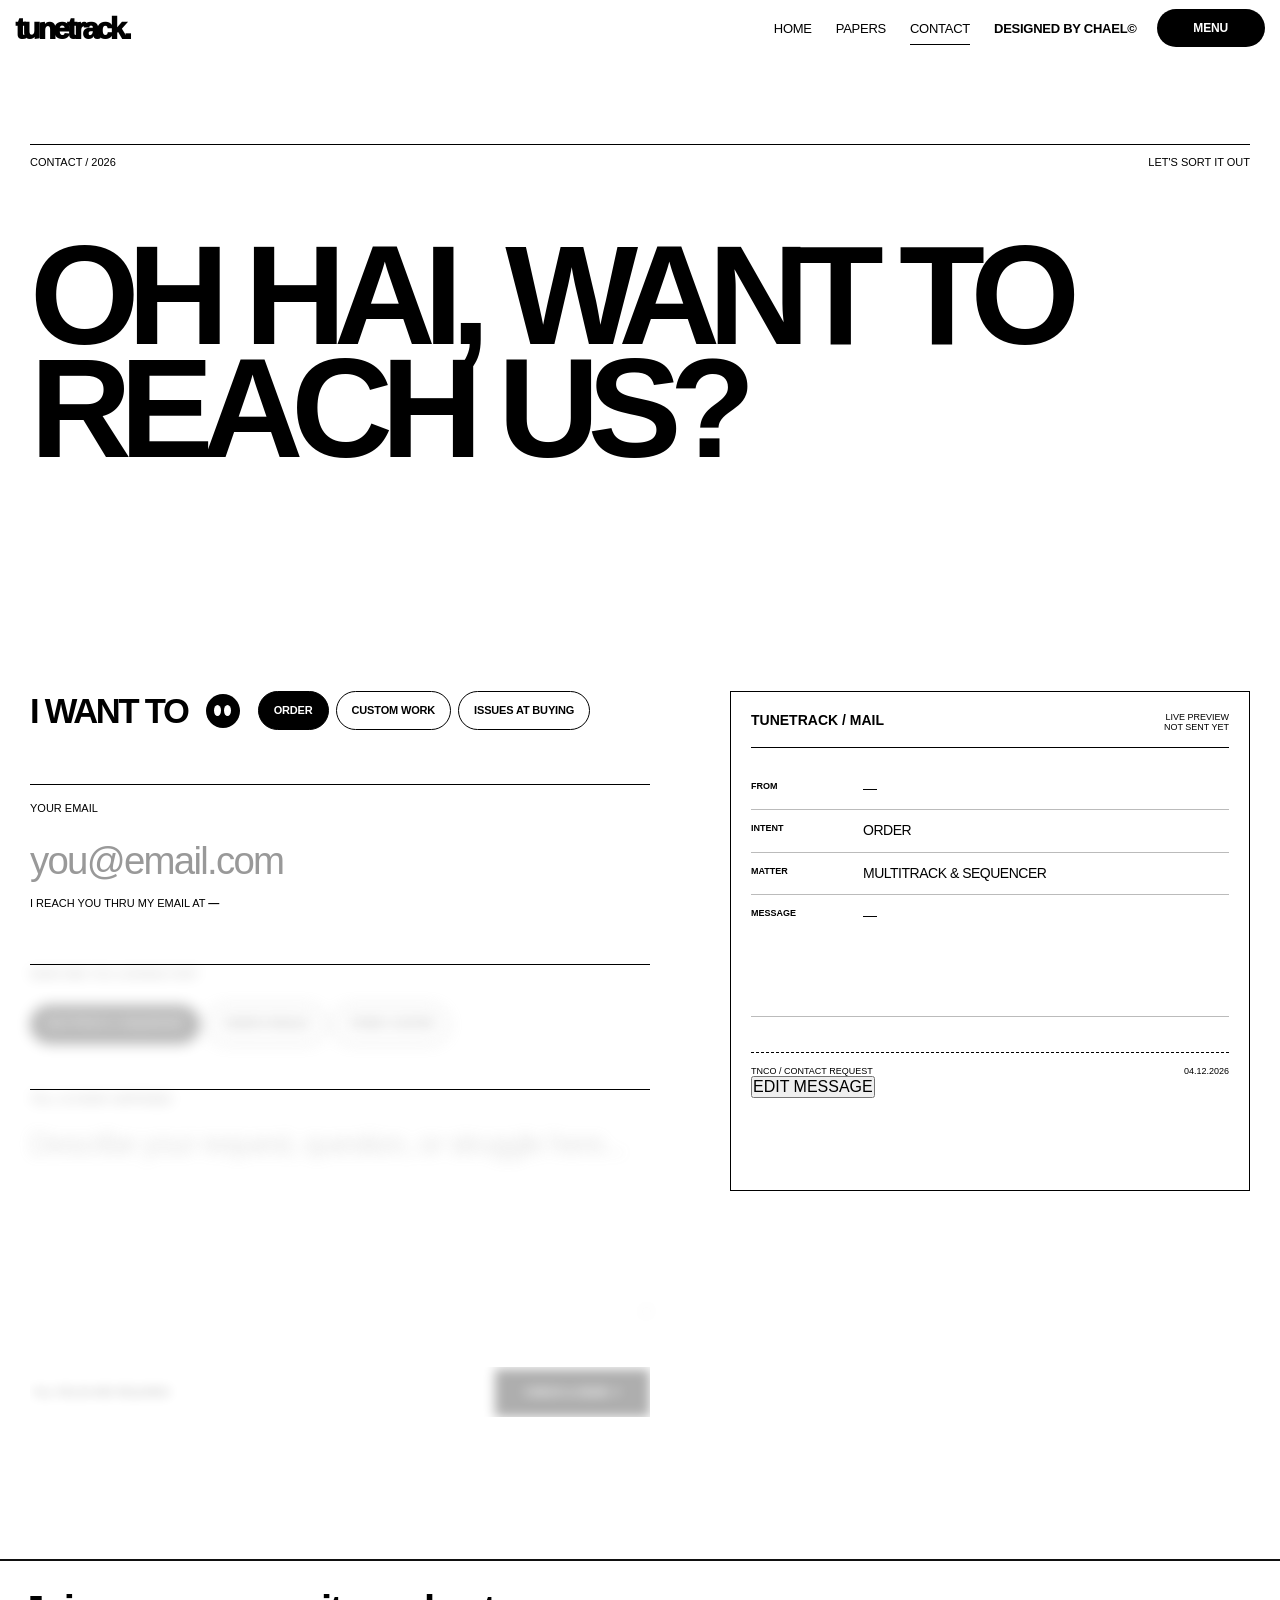
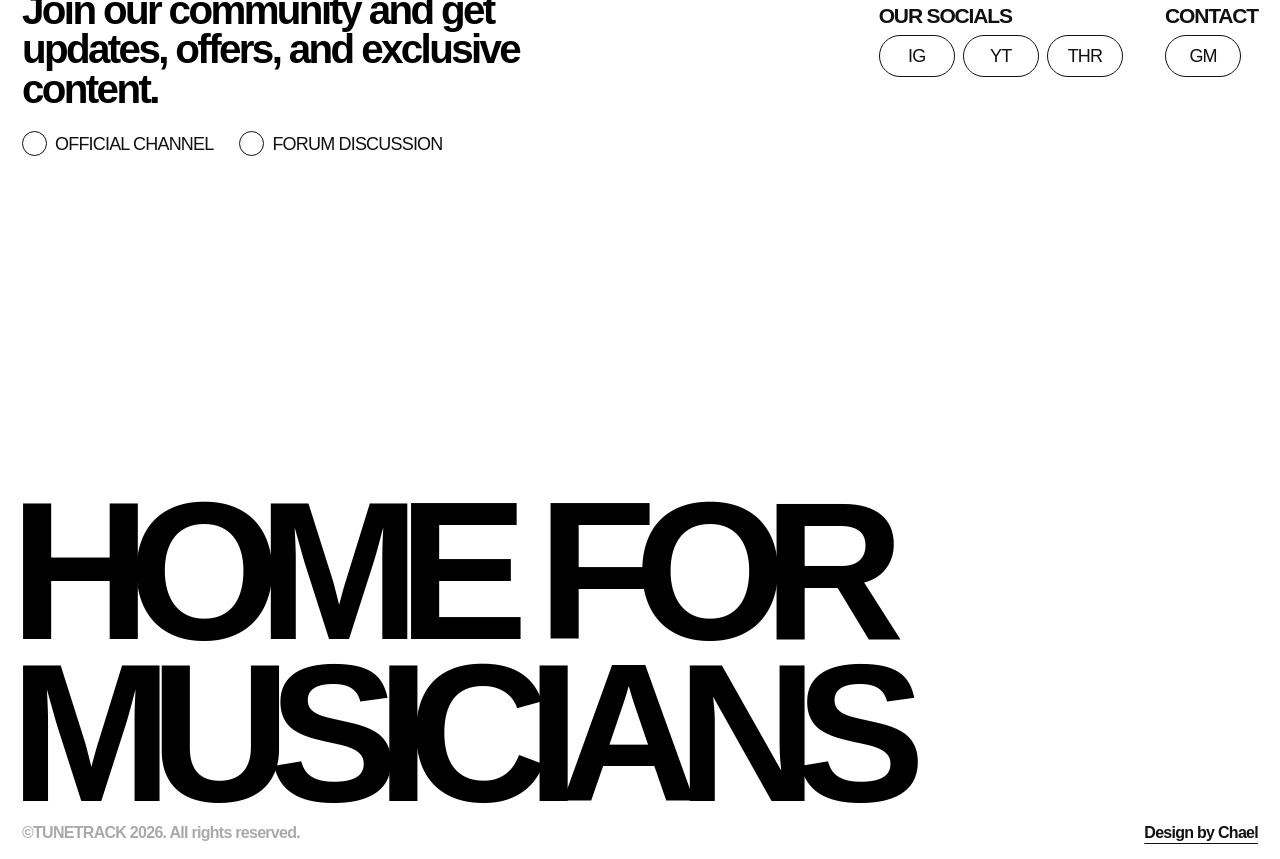
<file: tunetrack/contactus.html>
<!DOCTYPE html>
<html lang="en" class="contact-page">
<head>
<meta charset="UTF-8">
<meta name="viewport" content="width=device-width, initial-scale=1.0">
<title>Tunetrack — Contact</title>
<link rel="icon" type="image/png" href="assets/images/favicon2026.png">
<link rel="preconnect" href="https://fonts.googleapis.com">
<link rel="preconnect" href="https://fonts.gstatic.com" crossorigin>
<link href="https://fonts.googleapis.com/css2?family=Gilda+Display&display=swap" rel="stylesheet">
<link rel="stylesheet" href="assets/css/style.css">
<style>

:root{--black:#000;--white:#fff;--pad:30px;--ease:cubic-bezier(.16,1,.3,1)}
*{box-sizing:border-box;margin:0;padding:0}
html{background:#fff;color:#000;scroll-behavior:auto!important}
body{margin:0;background:#fff;color:#000;font-family:Arial,Helvetica,sans-serif;overflow-x:hidden}
a{color:inherit;text-decoration:none}
img{display:block;width:100%;height:100%;object-fit:cover}
button{font:inherit}

/* HEADER — intentionally outside the locomotive container */
.blog-header{position:fixed;left:0;top:0;width:100%;height:72px;z-index:9999;display:flex;align-items:center;justify-content:space-between;padding:10px 15px 10px 12px;background:#000;color:#fff;transition:transform .6s cubic-bezier(.77,0,.18,1),opacity .45s ease}
.blog-header.hidden{transform:translate3d(0,-120%,0)!important;opacity:0;pointer-events:none}
.blog-header-logo{display:inline-flex;align-items:baseline;text-decoration:none;color:#fff;line-height:1;white-space:nowrap}
.blog-header-logo-sans{font-family:Arial,Helvetica,sans-serif;font-size:30px;line-height:.85;font-weight:1000;letter-spacing:-.1em}
.blog-header-right{display:flex;align-items:center;justify-content:flex-end;margin-left:auto;padding-right:0;gap:20px;transform:translateY(7px)}
.blog-header-nav{display:flex;align-items:center;gap:24px}
.blog-header-nav a{position:relative;white-space:nowrap;color:#fff;text-decoration:none;font-family:Arial,Helvetica,sans-serif;font-size:13px;font-weight:500;letter-spacing:-.02em;transition:opacity .25s ease}
.blog-header-nav a:hover{opacity:.45}
.blog-header-nav a.active:after{content:"";position:absolute;left:0;right:0;bottom:-9px;height:1px;background:#fff}
.blog-header-connect{display:inline-flex;align-items:center;justify-content:center;min-width:108px;height:38px;padding:0 22px;border-radius:999px;background:#fff;color:#000;text-decoration:none;font-family:Arial,Helvetica,sans-serif;font-size:12px;font-weight:600;letter-spacing:-.015em;transition:transform .25s ease,background .25s ease}
.blog-header-connect:hover{transform:translateY(-2px);background:#151515;color:#fff}

/* LOCOMOTIVE CONTAINER */
#scrollContainer{position:relative;min-height:100vh}

/* HERO — asymmetric editorial composition */
.blog-hero{position:relative;min-height:100vh;padding:128px var(--pad) 38px;overflow:hidden;background:#fff}
.blog-hero-label{display:inline-flex;background:#000;color:#fff;padding:15px 22px 14px;font-size:14px;font-weight:700;text-transform:uppercase;line-height:1;position:relative;z-index:20}
.blog-hero-title{position:relative;z-index:10;margin-top:122px;width:calc(100vw - 24px);max-width:none;min-height:3.0em;font-size:clamp(92px,10.2vw,164px);line-height:.82;letter-spacing:-.078em;transform:translate3d(calc(12px - var(--pad)),-15px,0);font-weight:800;text-transform:uppercase;overflow:visible}
#heroTypewriter{display:block;white-space:pre;overflow:visible;max-width:none;word-break:keep-all;overflow-wrap:normal}
/* V5: fixed three-line hero, no cursor/artifact */
#heroTypewriter::before,#heroTypewriter::after{content:none!important;display:none!important}

.hero-copy{position:absolute;left:var(--pad);bottom:52px;width:min(39vw,560px);z-index:30;font-size:20px;line-height:1.03;letter-spacing:-.045em}
.blog-hero-meta{position:absolute;right:var(--pad);bottom:54px;z-index:30;display:flex;gap:72px;font-size:11px;line-height:1.1;text-transform:uppercase}
.blog-hero-meta span:first-child{max-width:90px}

/* EDITORIAL SECOND SECTION */
.papers-intro{content-visibility:auto;contain-intrinsic-size:880px;position:relative;min-height:880px;padding:130px var(--pad) 120px;background:#fff;overflow:hidden}
.papers-intro-title{margin-left:49%;width:48%;font-family:"Gilda Display",Georgia,serif;font-size:clamp(64px,8vw,135px);line-height:.78;letter-spacing:-.065em;font-weight:400;text-transform:uppercase}
.papers-intro-grid{margin-top:100px;margin-left:52%;width:44%;display:grid;grid-template-columns:90px 1fr;gap:35px;align-items:start}
.papers-intro-grid .eyebrow{font-size:13px;font-weight:700;text-transform:uppercase}
.papers-intro-grid p{font-size:22px;line-height:1.02;letter-spacing:-.045em;max-width:650px}

/* MARQUEE V9 — clean interactive 9-image editorial carousel */
.blog-marquee-wrap{position:relative;height:760px;overflow:hidden;background:#fff;isolation:isolate;contain:layout paint style}
.marquee-stage{position:absolute;inset:0;overflow:hidden}
.marquee-collage{position:absolute;inset:0;will-change:transform}
.marquee-card{position:absolute;top:50%;overflow:hidden;background:#eee;box-shadow:none;will-change:left,width,height,transform;transition:left .62s cubic-bezier(.16,1,.3,1),width .62s cubic-bezier(.16,1,.3,1),height .62s cubic-bezier(.16,1,.3,1),transform .62s cubic-bezier(.16,1,.3,1);}
.marquee-card img{display:block;width:100%;height:100%;object-fit:cover;filter:none!important}
.marquee-card.slot-center{left:50%;width:50vw;height:100%;transform:translate(-50%,-50%);z-index:5}
.marquee-card.slot-medium-left{left:25%;width:17vw;height:72%;transform:translate(-100%,-50%);z-index:4}
.marquee-card.slot-medium-right{left:75%;width:17vw;height:72%;transform:translate(0,-50%);z-index:4}
.marquee-card.slot-small-left{left:8%;width:8vw;height:52%;transform:translate(-100%,-50%);z-index:3}
.marquee-card.slot-small-right{left:92%;width:8vw;height:52%;transform:translate(0,-50%);z-index:3}
.marquee-card.slot-hidden-left{left:-8%;width:8vw;height:52%;transform:translate(-100%,-50%);z-index:1;opacity:0}
.marquee-card.slot-hidden-right{left:108%;width:8vw;height:52%;transform:translate(0,-50%);z-index:1;opacity:0}
.marquee-card.is-center{cursor:grab}
.marquee-card.is-center:active{cursor:grabbing}

/* LIST */
.blog-list-section{position:relative;padding:94px var(--pad) 170px;background:#fff}
.blog-list-header{border-top:1px solid #000;padding:13px 0 18px;display:flex;justify-content:space-between;font-size:11px;text-transform:uppercase}
.blog-item{position:relative;border-top:1px solid #000}
.blog-item:last-child{border-bottom:1px solid #000}
.blog-link{min-height:155px;display:grid;grid-template-columns:70px minmax(0,1fr) 130px 42px;align-items:center;gap:20px;transition:padding .55s var(--ease)}
.blog-number,.blog-date,.blog-category{font-size:11px;text-transform:uppercase}
.blog-info{display:flex;flex-direction:column;align-items:flex-start;justify-content:flex-start;gap:12px;padding:18px 0 10px}
.blog-info h2{max-width:1000px;font-size:clamp(34px,4.8vw,78px);line-height:.96;letter-spacing:-.065em;font-weight:700;transition:transform .55s var(--ease)}
.blog-arrow{font-size:28px;transition:transform .5s var(--ease)}
.blog-item:hover .blog-link{padding-left:18px;padding-right:18px}
.blog-item:hover .blog-info h2{transform:translateX(8px)}
.blog-item:hover .blog-arrow{transform:translate(7px,-7px)}

/* FLOATING COLORFUL HOVER IMAGE */
.blog-hover-image{position:fixed;left:0;top:0;width:256px;height:312px;z-index:10000;pointer-events:none;opacity:0;overflow:hidden;background:#eee;transform:translate3d(-50%,-50%,0) scale(.72) rotate(-5deg);transition:opacity .35s ease,transform .55s var(--ease);will-change:transform,opacity;box-shadow:0 24px 70px rgba(0,0,0,.2)}
.blog-hover-image.visible{opacity:1;transform:translate3d(-50%,-50%,0) scale(1) rotate(0deg)}
.blog-hover-image img{filter:none!important}

@media(max-width:900px){
:root{--pad:16px}

.blog-header{height:64px;padding:9px 12px}
.blog-header-nav{display:none}
.blog-header-right{gap:10px}
.blog-header-connect{min-width:98px;height:40px;font-size:11px}

.blog-hero{
    min-height:780px;
    padding:105px var(--pad) 32px
}

.blog-hero-label{
    padding:12px 16px;
    font-size:11px
}

.blog-hero-title{
    margin-top:105px;
    width:calc(100vw - 32px);
    max-width:none;
    font-size:clamp(62px,15.8vw,112px);
    line-height:.82;
    min-height:3em;
    transform:none
}

.hero-copy{
    left:var(--pad);
    bottom:30px;
    width:58%;
    font-size:14px
}

.blog-hero-meta{
    right:var(--pad);
    bottom:30px;
    gap:25px;
    font-size:8px
}

.papers-intro{
    min-height:760px;
    padding:95px var(--pad)
}

.papers-intro-title{
    margin-left:20%;
    width:80%;
    font-size:clamp(54px,12vw,100px)
}

.papers-intro-grid{
    margin:80px 0 0 20%;
    width:80%;
    grid-template-columns:60px 1fr;
    gap:20px
}

.papers-intro-grid p{
    font-size:17px
}

.blog-marquee-wrap{
    height:560px
}

.marquee-card.slot-center{
    width:58vw;
    height:100%
}

.marquee-card.slot-medium-left,
.marquee-card.slot-medium-right{
    width:20vw;
    height:72%
}

.marquee-card.slot-small-left,
.marquee-card.slot-small-right{
    width:10vw;
    height:52%
}

.blog-list-section{
    content-visibility:auto;
    contain-intrinsic-size:900px;
    padding:75px var(--pad) 110px
}

.blog-link{
    min-height:125px;
    grid-template-columns:35px 1fr 35px;
    gap:10px
}

.blog-date{
    display:none
}

.blog-info{
    gap:8px;
    padding:14px 0 8px
}

.blog-info h2{
    font-size:clamp(29px,8vw,58px);
    line-height:.96
}

.blog-arrow{
    font-size:23px
}

.blog-item:hover .blog-link{
    padding-left:0;
    padding-right:0
}

.blog-hover-image{
    display:none
}

.tnco-footer{
    content-visibility:auto;
    contain-intrinsic-size:700px;
    padding:55px 16px 20px
}

.tnco-footer-top{
    grid-template-columns:1fr 1fr;
    gap:40px 25px
}

.tnco-footer-social-group{
    justify-content:flex-start
}

.tnco-footer-word{
    margin-top:75px;
    font-size:20vw
}

.tnco-footer-bottom{
    margin-top:60px;
    gap:20px;
    line-height:1.2
}
}

/* =========================================================
   MOBILE HERO ONLY
   ========================================================= */
@media(max-width:560px){

    .blog-hero{
        min-height:720px;
    }

    .blog-hero-title{
        font-size:clamp(58px,17vw,88px);
        margin-top:90px;
        width:100%;
        max-width:100%;
        min-height:0;
        line-height:.80;
        letter-spacing:-.078em;
        transform:translateY(-15px);
    }

    #heroTypewriter{
        white-space:normal;
        display:block;
        width:100%;
        max-width:100%;
        overflow:visible;
        word-break:normal;
        overflow-wrap:normal;
    }

    .hero-copy{
        width:72%;
        font-size:13px;
    }

    .blog-hero-meta{
        display:none;
    }

    .papers-intro-title{
        margin-left:0;
        width:100%;
        font-size:16vw;
    }

    .papers-intro-grid{
        margin-left:0;
        width:100%;
        grid-template-columns:48px 1fr;
    }

    .papers-intro-grid p{
        font-size:15px;
    }

    .tnco-footer-top{
        grid-template-columns:1fr;
    }

    .tnco-footer-social-group{
        gap:30px;
    }

    .tnco-footer-bottom{
        flex-direction:column;
    }
}

@media(prefers-reduced-motion:reduce){
    .blog-marquee-track{animation-play-state:paused!important}
    .blog-header,.blog-hover-image,.blog-info h2,.blog-arrow{transition:none!important}
}

/* =========================================================
   BLOG LIST ONLY — ISOLATED HEADER NAMESPACE
   ========================================================= */
.blog-header {
    background: #fff !important;
    color: #000 !important;
}

.blog-header-logo,
.blog-header-logo-sans {
    color: #000 !important;
}

.blog-header-nav a {
    color: #000 !important;
}

.blog-header-nav a.active:after {
    background: #000 !important;
}

.blog-header-connect {
    background: #000 !important;
    color: #fff !important;
}

.blog-header-connect:hover {
    background: #151515 !important;
    color: #fff !important;
}


/* =========================================================
   CONTACT PAGE — editorial form / live receipt
   ========================================================= */

html.contact-page,
body.contact-page{
    background:#fff;
    color:#000;
}

.contact-main{
    position:relative;
    min-height:calc(100vh - 72px);
    padding:126px 30px 150px;
    background:#fff;
    overflow:hidden;
}

.contact-topline{
    display:flex;
    justify-content:space-between;
    align-items:flex-start;
    border-top:1px solid #000;
    padding-top:12px;
    margin-bottom:72px;
    font-size:11px;
    line-height:1;
    text-transform:uppercase;
}

.contact-topline span:last-child{
    text-align:right;
}

.contact-title{
    max-width:1100px;
    font-size:clamp(76px,11vw,168px);
    line-height:.80;
    letter-spacing:-.085em;
    font-weight:800;
    text-transform:uppercase;
    margin:0 0 105px;
}

.contact-workflow{
    display:grid;
    grid-template-columns:minmax(0,1fr) minmax(380px,520px);
    gap:80px;
    align-items:start;
}

.contact-form-side{
    min-width:0;
}

.contact-intent-row{
    display:flex;
    align-items:center;
    flex-wrap:wrap;
    gap:10px;
    margin-bottom:54px;
    font-size:clamp(25px,2.7vw,42px);
    line-height:1;
    letter-spacing:-.065em;
    font-weight:700;
}

.contact-intent-label{
    white-space:nowrap;
}

.contact-pills{
    display:flex;
    flex-wrap:wrap;
    gap:7px;
}

.contact-pill{
    appearance:none;
    border:1px solid #000;
    background:#fff;
    color:#000;
    border-radius:999px;
    min-height:39px;
    padding:7px 15px 8px;
    font-size:11px;
    line-height:1;
    font-weight:600;
    text-transform:uppercase;
    letter-spacing:-.015em;
    cursor:pointer;
    transition:background .2s ease,color .2s ease,transform .2s ease;
}

.contact-pill:hover{
    transform:translateY(-1px);
}

.contact-pill.is-active{
    background:#000;
    color:#fff;
}

.contact-field{
    border-top:1px solid #000;
    padding:18px 0 24px;
}

.contact-field:last-of-type{
    border-bottom:1px solid #000;
}

.contact-field-label{
    display:block;
    font-size:11px;
    line-height:1;
    text-transform:uppercase;
    margin-bottom:25px;
}

.contact-email-input,
.contact-description{
    width:100%;
    border:0;
    outline:0;
    border-radius:0;
    background:transparent;
    color:#000;
    font-family:Arial,Helvetica,sans-serif;
    letter-spacing:-.045em;
}

.contact-email-input{
    font-size:clamp(25px,3vw,46px);
    line-height:1;
    padding:0;
}

.contact-email-input::placeholder{
    color:#999;
}

.contact-matter-wrap{
    display:flex;
    flex-wrap:wrap;
    gap:7px;
}

.contact-matter-wrap .contact-pill{
    font-size:10px;
}

.contact-description{
    min-height:185px;
    resize:vertical;
    font-size:clamp(22px,2.3vw,35px);
    line-height:.98;
    padding:0;
}

.contact-description::placeholder{
    color:#999;
}

.contact-note{
    margin-top:14px;
    font-size:11px;
    line-height:1.2;
    text-transform:uppercase;
}

.contact-note strong{
    font-weight:700;
}

.contact-actions{
    display:flex;
    justify-content:space-between;
    align-items:center;
    gap:20px;
    margin-top:22px;
}

.contact-send{
    appearance:none;
    border:1px solid #000 !important;
    border-top:1px solid #000 !important;
    background:#000;
    color:#fff;
    min-width:155px;
    min-height:48px;
    padding:12px 22px;
    font-size:11px;
    line-height:1;
    font-weight:700;
    text-transform:uppercase;
    cursor:pointer;
    transition:background .2s ease,color .2s ease,transform .2s ease;
    box-sizing:border-box;
    position:relative;
    margin-top:1px;
}

.contact-send:hover{
    background:#fff;
    color:#000;
    transform:translateY(-1px);
    box-shadow:0 -1px 0 #000;
}

.contact-send:disabled{
    opacity:.35;
    cursor:not-allowed;
    transform:none;
}

.contact-required{
    font-size:10px;
    text-transform:uppercase;
}

.contact-receipt{
    position:sticky;
    top:105px;
    border:1px solid #000;
    background:#fff;
    padding:20px;
    min-height:500px;
}

.contact-receipt-head{
    display:flex;
    justify-content:space-between;
    align-items:flex-start;
    gap:15px;
    border-bottom:1px solid #000;
    padding-bottom:15px;
    margin-bottom:0;
}

.contact-receipt-brand{
    font-size:14px;
    font-weight:800;
    text-transform:uppercase;
}

.contact-receipt-status{
    font-size:9px;
    text-transform:uppercase;
    text-align:right;
}

.contact-receipt-body{
    padding-top:20px;
}

.receipt-row{
    display:grid;
    grid-template-columns:92px minmax(0,1fr);
    gap:20px;
    border-bottom:1px solid #bbb;
    padding:13px 0;
}

.receipt-key{
    font-size:9px;
    text-transform:uppercase;
    font-weight:700;
}

.receipt-value{
    min-width:0;
    font-size:14px;
    line-height:1.08;
    letter-spacing:-.035em;
    overflow-wrap:anywhere;
}

.receipt-description{
    white-space:pre-wrap;
    min-height:95px;
}

.contact-receipt-foot{
    margin-top:35px;
    padding-top:13px;
    border-top:1px dashed #000;
    display:flex;
    justify-content:space-between;
    gap:15px;
    font-size:9px;
    line-height:1.2;
    text-transform:uppercase;
}

#receiptProductRow[hidden]{display:none;}\n\n                    .contact-receipt-edit{
    margin-top:18px;
    width:100%;
    border:1px solid #000;
    background:#fff;
    color:#000;
    min-height:38px;
    font-size:10px;
    text-transform:uppercase;
    cursor:pointer;
}

.contact-success{
    position:fixed;
    inset:0;
    z-index:20000;
    display:flex;
    align-items:center;
    justify-content:center;
    padding:35px;
    background:rgba(255,255,255,.76);
    backdrop-filter:blur(15px);
    -webkit-backdrop-filter:blur(15px);
    opacity:0;
    visibility:hidden;
    pointer-events:none;

    transition:
        opacity .8s cubic-bezier(.22,1,.36,1),
        visibility .8s cubic-bezier(.22,1,.36,1),
        backdrop-filter 1.1s cubic-bezier(.22,1,.36,1),
        -webkit-backdrop-filter 1.1s cubic-bezier(.22,1,.36,1);
}

.contact-success.is-visible{
    opacity:1;
    visibility:visible;
    pointer-events:auto;
}

.contact-success-inner{
    width:100%;
    max-width:1400px;

    opacity:0;
    transform:translateY(18px) scale(.985);
    filter:blur(4px);

    transition:
        opacity 1s cubic-bezier(.16,1,.3,1),
        transform 1.15s cubic-bezier(.16,1,.3,1),
        filter 1s cubic-bezier(.22,1,.36,1);
}

.contact-success.is-visible .contact-success-inner{
    opacity:1;
    transform:translateY(0) scale(1);
    filter:blur(0);
}

.contact-success-title{
    margin:0;
    color:#000;
    font-size:clamp(60px,10.5vw,160px);
    line-height:.78;
    letter-spacing:-.09em;
    font-weight:800;
    text-transform:uppercase;
}

.contact-success-sub{
    max-width:720px;
    margin-top:35px;
    color:#000;
    font-size:clamp(14px,1.5vw,22px);
    line-height:1.5;
    letter-spacing:-.045em;
    text-transform:uppercase;
}

.contact-success-close{
    margin-top:32px;
    border:1px solid #000;
    background:#000;
    color:#fff;
    min-height:43px;
    padding:11px 17px;
    font-size:10px;
    text-transform:uppercase;
    cursor:pointer;

    opacity:0;
    transform:translateY(10px);

    transition:
        opacity .7s cubic-bezier(.22,1,.36,1),
        transform .8s cubic-bezier(.16,1,.3,1),
        background .25s ease,
        color .25s ease;
}

.contact-success.is-visible .contact-success-close{
    opacity:1;
    transform:translateY(0);
    transition-delay:.18s;
}

.contact-success-close:hover{
    background:#fff;
    color:#000;
}

@media(max-width:900px){
    .contact-main{
        min-height:auto;
        padding:105px 16px 110px;
    }

    .contact-topline{
        margin-bottom:50px;
    }

    .contact-title{
        font-size:clamp(62px,15.5vw,112px);
        margin-bottom:70px;
    }

    .contact-workflow{
        grid-template-columns:1fr;
        gap:55px;
    }

    .contact-receipt{
        position:relative;
        top:auto;
    }

    .contact-intent-row{
        font-size:clamp(25px,7vw,42px);
        margin-bottom:42px;
    }

    .contact-pill{
        min-height:37px;
        padding-left:13px;
        padding-right:13px;
    }

    .contact-description{
        min-height:155px;
    }
}

@media(max-width:560px){
    .contact-main{
        padding-top:94px;
        padding-bottom:80px;
    }

    .contact-topline{
        font-size:9px;
        margin-bottom:38px;
    }

    .contact-title{
        font-size:18vw;
        line-height:.79;
        letter-spacing:-.085em;
        margin-bottom:55px;
    }

    .contact-intent-row{
        display:block;
        font-size:30px;
        line-height:.9;
    }

    .contact-intent-label{
        display:block;
        margin-bottom:12px;
    }

    .contact-pills{
        gap:6px;
    }

    .contact-pill{
        font-size:9px;
        min-height:35px;
    }

    .contact-field{
        padding:15px 0 20px;
    }

    .contact-email-input{
        font-size:27px;
    }

    .contact-description{
        font-size:22px;
        min-height:170px;
    }

    .contact-actions{
        display:block;
    }

    .contact-required{
        margin-bottom:15px;
    }

    .contact-send{
        width:100%;
    }

    .contact-receipt{
        padding:15px;
        min-height:0;
    }

    .receipt-row{
        grid-template-columns:72px minmax(0,1fr);
        gap:12px;
    }

    .receipt-value{
        font-size:13px;
    }

    .contact-success{
        padding:22px 16px;
    }

    .contact-success-title{
        font-size:19vw;
    }

    .contact-success-sub{
        margin-top:25px;
        font-size:14px;
    }

    .contact-success-close{
        width:100%;
    }
}

@media(prefers-reduced-motion:reduce){
    .contact-pill,
    .contact-send,
    .contact-success{
        transition:none!important;
    }
}

</style>
\n<style id="contact-v2-ultimate-responsive">
/* =========================================================
   CONTACT V2 — FINAL RESPONSIVE OVERRIDES
   Desktop / tablet / Android / iPhone / dragged viewport
========================================================= */

html.contact-page,
body.contact-page{
    width:100%;
    max-width:100%;
    min-width:0;
    overflow-x:hidden !important;
}

/* HEADER */
.contact-page .blog-header{
    width:100% !important;
    max-width:100vw !important;
    padding-left:clamp(12px,1.2vw,24px) !important;
    padding-right:clamp(12px,1.2vw,24px) !important;
}

.contact-page .blog-header-right{
    min-width:0 !important;
    max-width:calc(100% - 150px) !important;
}

.contact-page .blog-header-connect#tncoHeaderMenuButton{
    appearance:none !important;
    -webkit-appearance:none !important;
    border:0 !important;
    outline:0 !important;
    box-shadow:none !important;
    cursor:pointer !important;
    flex:0 0 auto !important;
    min-width:108px !important;
    height:38px !important;
    padding:0 22px !important;
}

/* MENU OVERLAY — identical visual system to the working index menu */
.contact-page .tnco-mobile-menu-overlay{
    position:fixed !important;
    inset:0 !important;
    z-index:100000 !important;
    display:flex !important;
    flex-direction:column !important;
    box-sizing:border-box !important;
    padding:24px !important;
    background:rgba(0,0,0,.92) !important;
    color:#fff !important;
    -webkit-backdrop-filter:blur(16px) saturate(.7) !important;
    backdrop-filter:blur(16px) saturate(.7) !important;
    opacity:0 !important;
    visibility:hidden !important;
    pointer-events:none !important;
    transform:none !important;
    transition:opacity .28s ease,visibility .28s ease !important;
}

.contact-page .tnco-mobile-menu-overlay.is-open{
    opacity:1 !important;
    visibility:visible !important;
    pointer-events:auto !important;
}

.contact-page .tnco-mobile-menu-close{
    position:absolute !important;
    top:22px !important;
    right:22px !important;
    width:44px !important;
    height:44px !important;
    padding:0 !important;
    display:flex !important;
    align-items:center !important;
    justify-content:center !important;
    border:0 !important;
    background:transparent !important;
    color:#fff !important;
    font-size:0 !important;
    cursor:pointer !important;
}

.contact-page .tnco-mobile-menu-close::before,
.contact-page .tnco-mobile-menu-close::after{
    content:"" !important;
    position:absolute !important;
    width:22px !important;
    height:2px !important;
    background:#fff !important;
    left:50% !important;
    top:50% !important;
}

.contact-page .tnco-mobile-menu-close::before{
    transform:translate(-50%,-50%) rotate(45deg) !important;
}

.contact-page .tnco-mobile-menu-close::after{
    transform:translate(-50%,-50%) rotate(-45deg) !important;
}

.contact-page .tnco-mobile-menu-nav{
    display:flex !important;
    flex-direction:column !important;
    align-items:flex-start !important;
    gap:8px !important;
    padding-top:72px !important;
    width:100% !important;
    flex:0 0 auto !important;
}

.contact-page .tnco-mobile-menu-nav a{
    position:relative !important;
    display:inline-block !important;
    width:auto !important;
    color:#fff !important;
    text-decoration:none !important;
    font:500 clamp(36px,12vw,80px)/1 Arial,Helvetica,sans-serif !important;
    letter-spacing:-.065em !important;
}

.contact-page .tnco-mobile-menu-nav a::after{
    content:"" !important;
    position:absolute !important;
    left:0 !important;
    bottom:-2px !important;
    width:100% !important;
    height:2px !important;
    background:#fff !important;
    transform:scaleX(0) !important;
    transform-origin:left center !important;
    transition:transform .45s cubic-bezier(.22,1,.36,1) !important;
}

.contact-page .tnco-mobile-menu-nav a:hover::after{
    transform:scaleX(1) !important;
}

.contact-page .tnco-mobile-menu-actions{
    display:flex !important;
    flex-direction:row !important;
    align-items:center !important;
    gap:12px !important;
    width:100% !important;
    margin-top:30px !important;
    padding:0 !important;
    position:relative !important;
    top:162px !important;
    transform:none !important;
}

.contact-page .tnco-mobile-menu-actions a{
    display:flex !important;
    align-items:center !important;
    justify-content:center !important;
    width:138px !important;
    height:55px !important;
    padding:0 !important;
    box-sizing:border-box !important;
    border:1px solid #fff !important;
    border-radius:999px !important;
    background:transparent !important;
    color:#fff !important;
    text-decoration:none !important;
    font:400 17px/1 Arial,Helvetica,sans-serif !important;
}

.contact-page .tnco-mobile-menu-actions a::after{
    display:none !important;
}

/* FOOTER — remove desktop translate and let the layout flow naturally */
.contact-page .blog-footer-social-group{
    transform:none !important;
    min-width:0 !important;
    max-width:100% !important;
}

.contact-page .blog-footer-top,
.contact-page .blog-footer-community,
.contact-page .blog-footer-social-group,
.contact-page .blog-footer-social-column,
.contact-page .blog-footer-pills{
    min-width:0 !important;
}

.contact-page .blog-footer-pills{
    flex-wrap:wrap !important;
}

.contact-page .blog-footer-bottom{
    max-width:100% !important;
}

/* Prevent giant desktop hero/form elements from creating horizontal overflow */
.contact-page .contact-main,
.contact-page .contact-main *{
    max-width:100%;
}

@media (max-width:767px){
    .contact-page .blog-header{
        height:64px !important;
        padding:9px 12px !important;
    }

    .contact-page .blog-header-nav{
        display:none !important;
    }

    .contact-page .blog-header-right{
        gap:0 !important;
        max-width:none !important;
        transform:translateY(7px) !important;
    }

    .contact-page .blog-header-connect#tncoHeaderMenuButton{
        min-width:98px !important;
        width:auto !important;
        height:40px !important;
        font-size:11px !important;
        padding:0 20px !important;
    }

    .contact-page .tnco-mobile-menu-overlay{
        padding:24px !important;
    }

    .contact-page .tnco-mobile-menu-nav{
        padding-top:72px !important;
        gap:8px !important;
    }

    .contact-page .tnco-mobile-menu-nav a{
        font-size:clamp(36px,12vw,64px) !important;
        line-height:1 !important;
    }

    .contact-page .tnco-mobile-menu-actions{
        flex-direction:column !important;
        align-items:flex-start !important;
        top:auto !important;
        transform:translateY(200px) !important;
    }

    /* Contact form: comfortable reading width and no clipped columns */
    .contact-page .contact-main{
        width:100% !important;
        min-width:0 !important;
        overflow:visible !important;
    }

    .contact-page .contact-title{
        width:100% !important;
        max-width:100% !important;
        overflow:visible !important;
    }

    .contact-page .contact-field,
    .contact-page .contact-intent-row,
    .contact-page .contact-pills,
    .contact-page .contact-actions,
    .contact-page .contact-receipt{
        width:100% !important;
        max-width:100% !important;
    }

    /* Footer: stacked, readable, never pushed off-screen */
    .contact-page .blog-footer{
        width:100% !important;
        max-width:100% !important;
        overflow:hidden !important;
        padding-left:16px !important;
        padding-right:16px !important;
    }

    .contact-page .blog-footer-top{
        display:grid !important;
        grid-template-columns:1fr !important;
        gap:42px !important;
        width:100% !important;
    }

    .contact-page .blog-footer-social-group{
        display:grid !important;
        grid-template-columns:minmax(0,1fr) minmax(0,1fr) !important;
        gap:28px !important;
        width:100% !important;
        justify-content:initial !important;
    }

    .contact-page .blog-footer-social-column{
        width:100% !important;
    }

    .contact-page .blog-footer-pills{
        display:flex !important;
        flex-wrap:wrap !important;
        gap:8px !important;
    }

    .contact-page .blog-footer-word{
        width:100% !important;
        max-width:100% !important;
        overflow:visible !important;
        white-space:nowrap !important;
        font-size:clamp(58px,17vw,110px) !important;
        letter-spacing:-.09em !important;
        margin-top:78px !important;
    }

    .contact-page .blog-footer-bottom{
        width:100% !important;
        display:flex !important;
        align-items:flex-end !important;
        justify-content:space-between !important;
        gap:12px !important;
        margin-top:18px !important;
        font-size:9px !important;
        line-height:1.1 !important;
    }

    .contact-page .blog-footer-bottom span{
        max-width:65% !important;
    }

    .contact-page .blog-footer-bottom a{
        white-space:nowrap !important;
    }
}

@media (max-width:420px){
    .contact-page .blog-footer-social-group{
        grid-template-columns:1fr !important;
        gap:26px !important;
    }

    .contact-page .blog-footer-word{
        font-size:clamp(54px,16.5vw,88px) !important;
    }
}

@media (max-width:360px){
    .contact-page .tnco-mobile-menu-overlay{
        padding:20px !important;
    }

    .contact-page .tnco-mobile-menu-nav a{
        font-size:36px !important;
    }

    .contact-page .blog-footer-bottom{
        flex-direction:column !important;
        align-items:flex-start !important;
    }

    .contact-page .blog-footer-bottom span{
        max-width:100% !important;
    }
}

@media (min-width:768px) and (max-width:1200px){
    .contact-page .blog-header-nav{
        gap:16px !important;
    }

    .contact-page .blog-header-nav a{
        font-size:11px !important;
    }

    .contact-page .blog-header-right{
        gap:12px !important;
    }
}

@media (prefers-reduced-motion:reduce){
    .contact-page .tnco-mobile-menu-overlay,
    .contact-page .tnco-mobile-menu-nav a::after{
        transition:none !important;
    }
}
</style>

<script id="contact-v2-menu-script">
document.addEventListener('DOMContentLoaded',function(){
    const b=document.getElementById('tncoHeaderMenuButton'),m=document.getElementById('tncoMobileMenu'),c=document.getElementById('tncoMobileMenuClose');
    if(!b||!m)return;
    const toggle=open=>{
        m.classList.toggle('is-open',open);
        m.setAttribute('aria-hidden',String(!open));
        b.setAttribute('aria-expanded',String(open));
        document.body.style.overflow=open?'hidden':'';
    };
    b.addEventListener('click',()=>toggle(!m.classList.contains('is-open')));
    c&&c.addEventListener('click',()=>toggle(false));
    m.querySelectorAll('a').forEach(a=>a.addEventListener('click',()=>toggle(false)));
    document.addEventListener('keydown',e=>{if(e.key==='Escape')toggle(false)});
});
</script>
<style id="contact-v2-final-fix">
/* FINAL: stable resize + footer + menu */
html.contact-page,body.contact-page{width:100%;min-width:0;overflow-x:hidden!important}
.contact-page .blog-footer-top{display:grid!important;grid-template-columns:minmax(0,1fr) auto!important;align-items:start!important;gap:40px!important}
.contact-page .blog-footer-social-group{display:flex!important;flex:0 0 auto!important;align-items:flex-start!important;justify-content:flex-end!important;gap:42px!important;width:auto!important;max-width:none!important;min-width:0!important;transform:none!important}
.contact-page .blog-footer-social-column{width:auto!important;min-width:0!important}
.contact-page .blog-footer-pills{display:flex!important;flex-wrap:wrap!important;gap:8px!important}
.contact-page .tnco-mobile-menu-overlay{z-index:100000!important}
@media(max-width:767px){
  .contact-page .blog-footer-top{grid-template-columns:1fr!important;gap:36px!important}
  .contact-page .blog-footer-social-group{display:grid!important;grid-template-columns:repeat(2,minmax(0,1fr))!important;gap:28px!important;width:100%!important}
  .contact-page .blog-footer-social-column{width:100%!important}
  .contact-page .blog-footer-pills{justify-content:flex-start!important}
}
@media(max-width:420px){
  .contact-page .blog-footer-social-group{grid-template-columns:1fr!important;gap:24px!important}
}
</style>

<style id="contact-locomotive-fix">
/* Native page scrolling: prevents scroll freeze/jump caused by smooth-scroll + dynamic content. */
html.contact-page,
body.contact-page{
    overflow-y:auto !important;
    overflow-x:hidden !important;
}
#scrollContainer{
    min-height:100vh;
}
</style>
</head>

<body class="contact-page">

<header class="blog-header" id="blog-header">

    <!-- LOGO -->

    <a href="index.html"
       class="blog-header-logo"
       target="_blank"
       rel="noopener noreferrer"
       aria-label="Tunetrack Home">

        <span class="blog-header-logo-sans">tunetrack.</span>

    </a>

    <!-- RIGHT NAVIGATION -->

    <div class="blog-header-right">

        <!-- MAIN NAV -->

        <nav class="blog-header-nav"
            aria-label="Main navigation"
            style="position:relative; top:0; left:0; transform:translate(0,0); gap:24px;">

            <a href="index.html" rel="noopener noreferrer">HOME</a>
            <a href="blog-list.html" rel="noopener noreferrer">PAPERS</a>
            <a href="#" class="active" rel="noopener noreferrer">CONTACT</a>
            <a href="https://www.instagram.com/chaeldavs/" target="_blank" rel="noopener noreferrer" style="font-weight:600;">DESIGNED BY CHAEL©</a>

        </nav>

        <!-- LANGUAGE -->

        <!-- MENU -->

        <button type="button"
                class="blog-header-connect"
                id="tncoHeaderMenuButton"
                aria-label="Open menu"
                aria-expanded="false">
            MENU
        </button>

    </div>

</header>

<!-- =========================================================
     TNCO MENU — SAME MENU SYSTEM AS INDEX
========================================================= -->
<div class="tnco-mobile-menu-overlay" id="tncoMobileMenu" aria-hidden="true">
    <button class="tnco-mobile-menu-close" id="tncoMobileMenuClose" type="button" aria-label="Close menu">×</button>

    <nav class="tnco-mobile-menu-nav" aria-label="Main navigation">
        <a href="index.html">HOME</a>
        <a href="blog-list.html">PAPERS</a>
        <a href="contactus.html">CONTACT</a>
        <a href="https://www.instagram.com/chaeldavs/" target="_blank" rel="noopener noreferrer">CREATORS</a>
        <a href="https://linktr.ee/tunetrackid" target="_blank" rel="noopener noreferrer">CONNECT</a>
    </nav>

    <div class="tnco-mobile-menu-actions">
        <a href="https://linktr.ee/tunetrackid" target="_blank" rel="noopener noreferrer">CONNECT</a>
        <a href="https://t.me/tunetrackstd?boost" target="_blank" rel="noopener noreferrer">JOIN US</a>
    </div>
</div>

<div id="scrollContainer">

<main class="contact-main" id="contactMain">

    <div class="contact-topline">
        <span>CONTACT / 2026</span>
        <span>LET'S SORT IT OUT</span>
    </div>

<h1 class="contact-title" id="contactTypewriter"></h1>

<style>
    #contactTypewriter{
        white-space:normal !important;
        min-height:2em;
    }

    #contactTypewriter .type-line{
        display:block;
        white-space:nowrap;
    }
</style>

<script>
(function(){

    function initContactTypewriter(){

        const el = document.getElementById('contactTypewriter');

        if(!el) return;

        const messages = [
            ["OH HAI, WANT TO", "REACH US?"],
            ["ADA YANG", "BISA KAMI BANTU?"],
            ["EYO BRO?", "WHATS WRONG?"]
        ];

        const TYPE_SPEED = 55;
        const DELETE_SPEED = 28;
        const HOLD_TIME = 4000;

        let messageIndex = 0;
        let timer = null;

        function clearTimer(){
            if(timer){
                clearTimeout(timer);
                timer = null;
            }
        }

        function renderText(message, count){

            el.innerHTML = '';

            let remaining = count;

            message.forEach(function(line){

                const lineElement = document.createElement('span');
                lineElement.className = 'type-line';

                if(remaining <= 0){
                    lineElement.textContent = '';
                }else{
                    const visibleChars = Math.min(
                        remaining,
                        line.length
                    );

                    lineElement.textContent =
                        line.slice(0, visibleChars);

                    remaining -= visibleChars;
                }

                el.appendChild(lineElement);
            });
        }

        function getFullLength(message){
            return message.reduce(
                (total, line) => total + line.length,
                0
            );
        }

        function typeText(message, index){

            clearTimer();

            const fullLength = getFullLength(message);

            if(index <= fullLength){

                renderText(message, index);

                timer = setTimeout(function(){
                    typeText(message, index + 1);
                }, TYPE_SPEED);

                return;
            }

            timer = setTimeout(function(){
                deleteText(message, fullLength);
            }, HOLD_TIME);
        }

        function deleteText(message, index){

            clearTimer();

            if(index > 0){

                renderText(message, index - 1);

                timer = setTimeout(function(){
                    deleteText(message, index - 1);
                }, DELETE_SPEED);

                return;
            }

            messageIndex =
                (messageIndex + 1) % messages.length;

            timer = setTimeout(function(){
                typeText(messages[messageIndex], 0);
            }, 300);
        }

        typeText(messages[0], 0);
    }

    if(document.readyState === 'loading'){
        document.addEventListener(
            'DOMContentLoaded',
            initContactTypewriter,
            {once:true}
        );
    }else{
        initContactTypewriter();
    }

})();
</script>

    <div class="contact-workflow">

        <section class="contact-form-side" aria-label="Contact form">

            <div class="contact-intent-row">
                <span class="contact-intent-label">I WANT TO</span>

                <span class="contact-intent-eyes"><b></b><b></b></span><style>.contact-intent-eyes{display:inline-flex;align-items:center;justify-content:center;gap:3px;width:34px;height:34px;margin:0 8px;background:#000;border-radius:50%;vertical-align:middle;overflow:hidden}.contact-intent-eyes b{width:7px;height:11px;background:#fff;border-radius:50%;display:block;transform-origin:center;animation:eyesAlive 3s cubic-bezier(.16,1,.3,1) infinite}.contact-intent-eyes b:nth-child(2){animation-delay:.035s}@keyframes eyesAlive{0%,38%,100%{transform:translateX(0) scale(1,1)}42%{transform:translateX(-1px) scale(.82,1.12)}47%{transform:translateX(1px) scale(1.18,.88)}53%{transform:translateX(4px) scale(1.08,1.08)}59%{transform:translateX(5px) scale(.72,1.28)}64%{transform:translateX(5px) scale(1.05,.92)}70%{transform:translateX(4px) scale(1,1)}76%{transform:translateX(4px) scale(1,.35)}80%{transform:translateX(4px) scale(1,1)}86%{transform:translateX(3px) scale(1.03,.97)}90%{transform:translateX(2px) scale(1,1)}}@media(max-width:560px){.contact-intent-eyes{width:29px;height:29px;margin:0 6px;gap:2px}.contact-intent-eyes b{width:6px;height:9px}}</style>

                <div class="contact-pills" id="intentPills">
                    <button type="button" class="contact-pill is-active" data-intent="ORDER">ORDER</button>
                    <button type="button" class="contact-pill" data-intent="CUSTOM WORK">CUSTOM WORK</button>
                    <button type="button" class="contact-pill" data-intent="ISSUES AT BUYING">ISSUES AT BUYING</button>
                </div>
            </div>

            <form id="contactForm" novalidate>

                <style>
                    /* =====================================================
                    PROGRESSIVE CONTACT FORM
                    ===================================================== */

                    #contactForm{
                        position:relative;
                    }

                    #contactForm .contact-field{
                        position:relative;
                        margin-top:21px;
                        transition:
                            opacity .6s cubic-bezier(.22,1,.36,1),
                            filter .6s cubic-bezier(.22,1,.36,1),
                            transform .6s cubic-bezier(.22,1,.36,1),
                            max-height .7s cubic-bezier(.22,1,.36,1);
                    }

                    /* First step stays open */
                    #contactForm .contact-field:first-child{
                        margin-top:0;
                    }

                    #contactForm .contact-field.is-locked{
                        opacity:1;
                        transform:translateY(8px);
                        pointer-events:none;
                    }

                    #contactForm .contact-field.is-locked > *{
                        filter:blur(7px);
                        opacity:.28;
                        pointer-events:none;
                        transition:
                            filter .6s cubic-bezier(.22,1,.36,1),
                            opacity .6s cubic-bezier(.22,1,.36,1);
                    }

                    #contactForm .contact-field.is-unlocked > *{
                        filter:blur(0);
                        opacity:1;
                    }

                    /* Send area follows the same progression */
                    #contactForm .contact-actions{
                        margin-top:25px;

                        opacity:.32;
                        filter:blur(6px);
                        clip-path:inset(0);
                        transform:translateY(8px);

                        pointer-events:none;

                        transition:
                            opacity 1s cubic-bezier(.22,1,.36,1),
                            filter 1s cubic-bezier(.22,1,.36,1),
                            transform 1s cubic-bezier(.22,1,.36,1);
                    }

                    #contactForm .contact-actions.is-unlocked{
                        opacity:1;
                        filter:blur(0);
                        transform:translateY(0);
                        pointer-events:auto;
                    }

                    /* Slight breathing room between steps */
                    #contactForm .contact-field + .contact-field{
                        padding-top:4px;
                    }


                    /* =====================================================
                    ISSUE PRODUCT PICKER — premium searchable dropdown
                    ===================================================== */

                    .issue-product-picker{
                        position:relative;
                        margin-top:16px;
                        z-index:60;
                    }

                    .issue-product-trigger{
                        width:100%;
                        display:flex;
                        align-items:center;
                        justify-content:space-between;
                        gap:20px;
                        border:1px solid #000;
                        border-radius:999px;
                        background:#fff;
                        color:#000;
                        padding:10px 12px 10px 16px;
                        cursor:pointer;
                        text-align:left;
                        transition:
                            background .35s cubic-bezier(.16,1,.3,1),
                            color .35s cubic-bezier(.16,1,.3,1),
                            transform .35s cubic-bezier(.16,1,.3,1);
                    }

                    .issue-product-trigger:hover{
                        transform:translateY(-1px);
                    }

                    .issue-product-trigger[aria-expanded="true"]{
                        background:#000;
                        color:#fff;
                    }

                    .issue-product-trigger-copy{
                        min-width:0;
                        display:flex;
                        align-items:baseline;
                        gap:12px;
                    }

                    .issue-product-kicker{
                        flex:0 0 auto;
                        font-size:9px;
                        line-height:1;
                        font-weight:700;
                        text-transform:uppercase;
                        letter-spacing:.02em;
                        opacity:.55;
                    }

                    .issue-product-value{
                        min-width:0;
                        overflow:hidden;
                        text-overflow:ellipsis;
                        white-space:nowrap;
                        font-size:11px;
                        line-height:1;
                        font-weight:700;
                        text-transform:uppercase;
                        letter-spacing:-.02em;
                    }

                    .issue-product-trigger-meta{
                        flex:0 0 auto;
                        display:flex;
                        align-items:center;
                        gap:9px;
                        font-size:9px;
                        font-weight:700;
                        text-transform:uppercase;
                    }

                    .issue-product-chevron{
                        display:inline-flex;
                        align-items:center;
                        justify-content:center;
                        width:23px;
                        height:23px;
                        border:1px solid currentColor;
                        border-radius:50%;
                        font-size:12px;
                        line-height:1;
                        transform:rotate(0deg);
                        transition:transform .45s cubic-bezier(.16,1,.3,1);
                    }

                    .issue-product-trigger[aria-expanded="true"] .issue-product-chevron{
                        transform:rotate(90deg);
                    }

                    .issue-product-panel{
                        position:absolute;
                        left:0;
                        right:0;
                        top:calc(100% + 9px);
                        padding:12px;
                        border:1px solid #000;
                        background:rgba(255,255,255,.98);
                        box-shadow:0 18px 50px rgba(0,0,0,.13);
                        opacity:0;
                        visibility:hidden;
                        pointer-events:none;
                        transform:translateY(-8px) scale(.985);
                        transform-origin:top center;
                        transition:
                            opacity .38s cubic-bezier(.16,1,.3,1),
                            transform .5s cubic-bezier(.16,1,.3,1),
                            visibility .38s ease;
                    }

                    .issue-product-picker.is-open .issue-product-panel{
                        opacity:1;
                        visibility:visible;
                        pointer-events:auto;
                        transform:translateY(0) scale(1);
                    }

                    .issue-product-panel-head{
                        display:flex;
                        justify-content:space-between;
                        gap:15px;
                        padding:2px 2px 10px;
                        font-size:8px;
                        line-height:1;
                        font-weight:700;
                        text-transform:uppercase;
                        letter-spacing:.02em;
                    }

                    .issue-product-panel-head span:last-child{
                        opacity:.45;
                    }

                    .issue-product-search-wrap{
                        display:flex;
                        align-items:center;
                        gap:8px;
                        height:38px;
                        padding:0 10px;
                        border:1px solid #000;
                        background:#fff;
                    }

                    .issue-product-search-icon{
                        font-size:18px;
                        line-height:1;
                        transform:translateY(-1px);
                    }

                    .issue-product-search{
                        width:100%;
                        border:0;
                        outline:0;
                        background:transparent;
                        color:#000;
                        font-family:Arial,Helvetica,sans-serif;
                        font-size:12px;
                        letter-spacing:-.025em;
                    }

                    .issue-product-search::placeholder{
                        color:#999;
                    }

                    .issue-product-search-count{
                        flex:0 0 auto;
                        font-size:8px;
                        font-weight:700;
                        opacity:.45;
                    }

                    .issue-product-list{
                        margin-top:9px;
                        max-height:290px;
                        overflow-y:auto;
                        overscroll-behavior:contain;
                        scrollbar-width:thin;
                        scrollbar-color:#000 transparent;
                    }

                    .issue-product-list::-webkit-scrollbar{
                        width:4px;
                    }

                    .issue-product-list::-webkit-scrollbar-thumb{
                        background:#000;
                    }

                    .issue-product-option{
                        width:100%;
                        display:grid;
                        grid-template-columns:34px minmax(0,1fr) auto;
                        align-items:center;
                        gap:10px;
                        min-height:48px;
                        padding:7px 8px;
                        border:0;
                        border-top:1px solid #ddd;
                        background:#fff;
                        color:#000;
                        text-align:left;
                        cursor:pointer;
                        transition:
                            background .25s cubic-bezier(.16,1,.3,1),
                            color .25s cubic-bezier(.16,1,.3,1),
                            padding .35s cubic-bezier(.16,1,.3,1);
                    }

                    .issue-product-option:first-child{
                        border-top:0;
                    }

                    .issue-product-option:hover,
                    .issue-product-option.is-selected{
                        padding-left:12px;
                        padding-right:12px;
                        background:#000;
                        color:#fff;
                    }

                    .issue-product-index{
                        font-size:8px;
                        font-weight:700;
                        opacity:.4;
                    }

                    .issue-product-name{
                        min-width:0;
                        font-size:11px;
                        line-height:1.05;
                        font-weight:700;
                        text-transform:uppercase;
                        letter-spacing:-.025em;
                        overflow:hidden;
                        text-overflow:ellipsis;
                        white-space:nowrap;
                    }

                    .issue-product-tag{
                        font-size:7px;
                        line-height:1;
                        font-weight:700;
                        text-transform:uppercase;
                        opacity:.45;
                    }

                    .issue-product-option:hover .issue-product-index,
                    .issue-product-option.is-selected .issue-product-index,
                    .issue-product-option:hover .issue-product-tag,
                    .issue-product-option.is-selected .issue-product-tag{
                        opacity:.65;
                    }

                    .issue-product-empty{
                        padding:24px 5px 18px;
                        font-size:9px;
                        font-weight:700;
                        text-transform:uppercase;
                        text-align:center;
                        opacity:.45;
                    }

                    @media(max-width:560px){
                        .issue-product-picker{
                            margin-top:13px;
                        }

                        .issue-product-trigger{
                            padding:9px 10px 9px 13px;
                        }

                        .issue-product-trigger-copy{
                            gap:8px;
                        }

                        .issue-product-value{
                            font-size:9px;
                        }

                        .issue-product-panel{
                            padding:9px;
                        }

                        .issue-product-list{
                            max-height:255px;
                        }

                        .issue-product-option{
                            grid-template-columns:27px minmax(0,1fr) auto;
                            min-height:45px;
                            gap:8px;
                        }

                        .issue-product-name{
                            font-size:9px;
                        }
                    }

                    @media(prefers-reduced-motion:reduce){
                        .issue-product-trigger,
                        .issue-product-chevron,
                        .issue-product-panel,
                        .issue-product-option{
                            transition:none!important;
                        }
                    }

                    @media(max-width:560px){

                        #contactForm .contact-field{
                            margin-top:34px;
                        }

                        #contactForm .contact-actions{
                            margin-top:34px;
                        }

                    }
                </style>


                <!-- STEP 01 — EMAIL -->
                <div class="contact-field is-unlocked" id="contactStepEmail">

                    <label class="contact-field-label" for="senderEmail">
                        Your email
                    </label>

                    <input
                        class="contact-email-input"
                        id="senderEmail"
                        name="email"
                        type="email"
                        autocomplete="email"
                        placeholder="you@email.com"
                        required
                    >

                    <div class="contact-note">
                        I REACH YOU THRU MY EMAIL AT
                        <strong id="emailEcho">—</strong>
                    </div>

                </div>


                <!-- STEP 02 — MATTER -->
                <div class="contact-field is-locked" id="contactStepMatter">

                    <span class="contact-field-label">
                        What are you looking for?
                    </span>

                    <div class="contact-matter-wrap" id="matterPills"></div>

                    <div class="issue-product-picker" id="issueProductPicker" hidden>
                        <button class="issue-product-trigger" id="issueProductTrigger" type="button" aria-expanded="false" aria-controls="issueProductPanel">
                            <span class="issue-product-trigger-copy">
                                <span class="issue-product-kicker">PRODUCT</span>
                                <span class="issue-product-value" id="issueProductValue">SELECT A PRODUCT</span>
                            </span>
                            <span class="issue-product-trigger-meta">
                                <span id="issueProductCount">67</span>
                                <span class="issue-product-chevron">↗</span>
                            </span>
                        </button>

                        <div class="issue-product-panel" id="issueProductPanel">
                            <div class="issue-product-panel-head">
                                <span>SELECT PRODUCT</span>
                                <span>SEARCH / SCROLL</span>
                            </div>

                            <div class="issue-product-search-wrap">
                                <span class="issue-product-search-icon">⌕</span>
                                <input id="issueProductSearch" class="issue-product-search" type="search" placeholder="Search product..." autocomplete="off" spellcheck="false">
                                <span class="issue-product-search-count" id="issueProductSearchCount">67</span>
                            </div>

                            <div class="issue-product-list" id="issueProductList" role="listbox" aria-label="Tunetrack products"></div>

                            <div class="issue-product-empty" id="issueProductEmpty" hidden>NO PRODUCT FOUND.</div>
                        </div>
                    </div>

                </div>


                <!-- STEP 03 — DESCRIPTION -->
                <div class="contact-field is-locked" id="contactStepDescription">

                    <label class="contact-field-label" for="description">
                        Tell us what happened
                    </label>

                    <textarea
                        class="contact-description"
                        id="description"
                        name="description"
                        placeholder="Describe your request, question, or struggle here..."
                        required
                    ></textarea>

                </div>


                <!-- STEP 04 — SEND -->
                <div class="contact-actions" id="contactStepSend">

                    <span class="contact-required">
                        * All fields are required
                    </span>

                    <button
                        class="contact-send"
                        id="sendButton"
                        type="submit"
                    >
                        CHECK &amp; SEND ↗
                    </button>

                </div>

            </form>


            <script>
            (function(){

                const emailInput =
                    document.getElementById('senderEmail');

                const matterStep =
                    document.getElementById('contactStepMatter');

                const descriptionStep =
                    document.getElementById('contactStepDescription');

                const description =
                    document.getElementById('description');

                const sendStep =
                    document.getElementById('contactStepSend');

                const matterPills =
                    document.getElementById('matterPills');


                function unlock(element){

                    if(!element) return;

                    element.classList.remove('is-locked');

                    /*
                    * Small delay makes the blur → clear transition
                    * feel more natural instead of snapping.
                    */
                    requestAnimationFrame(function(){
                        element.classList.add('is-unlocked');
                    });
                }


                function lock(element){

                    if(!element) return;

                    element.classList.remove('is-unlocked');
                    element.classList.add('is-locked');
                }


                function checkEmail(){

                    const value =
                        emailInput.value.trim();

                    const valid =
                        value !== '' &&
                        emailInput.checkValidity();

                    if(valid){

                        unlock(matterStep);

                    }else{

                        lock(matterStep);
                        lock(descriptionStep);

                        sendStep.classList.remove('is-unlocked');

                    }

                }


                function checkMatter(){

                    /*
                    * Description must stay locked until EMAIL is valid.
                    * This prevents the initial matter-render event from
                    * unlocking STEP 03 on page load.
                    */

                    const emailValue =
                        emailInput.value.trim();

                    const emailValid =
                        emailValue !== '' &&
                        emailInput.checkValidity();

                    if(!emailValid){
                        lock(descriptionStep);
                        sendStep.classList.remove('is-unlocked');
                        return;
                    }

                    const selected =
                        matterPills.querySelector('.contact-pill.is-active');

                    const requiresProduct =
                        selected &&
                        (
                            selected.textContent.trim() === 'FILE NOT RECEIVED' ||
                            selected.textContent.trim() === 'BROKEN DOWNLOAD LINK'
                        );

                    const hasProduct =
                        !requiresProduct ||
                        window.contactSelectedProduct === true;

                    if(selected && hasProduct){

                        unlock(descriptionStep);

                    }else{

                        lock(descriptionStep);
                        sendStep.classList.remove('is-unlocked');

                    }
                }


                function checkDescription(){

                    const value =
                        description.value.trim();

                    if(value.length > 0){

                        unlock(sendStep);

                    }else{

                        sendStep.classList.remove('is-unlocked');

                    }

                }


                /* EMAIL → STEP 02 */

                emailInput.addEventListener(
                    'input',
                    checkEmail
                );

                emailInput.addEventListener(
                    'blur',
                    checkEmail
                );


                /* STEP 02 → STEP 03 */

                /*
                * Delegation is intentional because the matter pills
                * are created dynamically by the existing script.
                */

                matterPills.addEventListener(
                    'click',
                    function(event){

                        if(
                            event.target.classList.contains('contact-pill')
                        ){

                            /*
                            * Wait one frame so the existing matter-pill
                            * script can apply .is-active first.
                            */

                            requestAnimationFrame(function(){
                                checkMatter();
                            });

                        }

                    }
                );


                /* STEP 03 → STEP 04 */

                description.addEventListener(
                    'input',
                    checkDescription
                );

                description.addEventListener(
                    'blur',
                    checkDescription
                );


                document.addEventListener(
                    'contact:matter-rendered',
                    function(){
                        window.requestAnimationFrame(checkMatter);
                    }
                );

                document.addEventListener(
                    'contact:product-selected',
                    function(){
                        window.requestAnimationFrame(checkMatter);
                    }
                );

                /*
                * Initial state:
                * only EMAIL is available.
                */

                lock(matterStep);
                lock(descriptionStep);

                sendStep.classList.remove('is-unlocked');

            })();
            </script>

        </section>

        <aside class="contact-receipt" aria-label="Live message receipt">
            <div class="contact-receipt-head">
                <div class="contact-receipt-brand">TUNETRACK / MAIL</div>
                <div class="contact-receipt-status">LIVE PREVIEW<br>NOT SENT YET</div>
            </div>

            <div class="contact-receipt-body">

                <div class="receipt-row">
                    <span class="receipt-key">FROM</span>
                    <span class="receipt-value" id="receiptEmail">—</span>
                </div>

                <div class="receipt-row">
                    <span class="receipt-key">INTENT</span>
                    <span class="receipt-value" id="receiptIntent">ORDER</span>
                </div>

                <div class="receipt-row">
                    <span class="receipt-key">MATTER</span>
                    <span class="receipt-value" id="receiptMatter">MULTITRACK &amp; SEQUENCER</span>
                </div>

                <div class="receipt-row" id="receiptProductRow">
                    <span class="receipt-key">PRODUCT</span>
                    <span class="receipt-value" id="receiptProduct">—</span>
                </div>

                <div class="receipt-row">
                    <span class="receipt-key">MESSAGE</span>
                    <span class="receipt-value receipt-description" id="receiptDescription">—</span>
                </div>

            </div>

            <div class="contact-receipt-foot">
                <span>TNCO / CONTACT REQUEST</span>
                <span id="receiptDate">2026</span>
            </div>

            <button class="contact-receipt-edit" id="editButton" type="button">
                EDIT MESSAGE
            </button>
        </aside>

    </div>
</main>

<div class="contact-success" id="successState" aria-hidden="true">
    <div class="contact-success-inner">
        <h2 class="contact-success-title">
            THANKS FOR<br>REACHING OUT 😉
        </h2>

        <p class="contact-success-sub">
            WE WILL ADDRESS YOUR REQUEST IN A SHORT TIME,
            MEANWHILE PLEASE CHECK OUT OUR WEBSITE!
        </p>

        <button class="contact-success-close" id="successClose" type="button">
            BACK TO CONTACT
        </button>
    </div>
</div>


<footer class="blog-footer" data-scroll-section>

    <div class="blog-footer-top">

        <div class="blog-footer-community">

            <h2>
                Join our community and get<br class="desktop-break">
                updates, offers, and exclusive<br class="desktop-break">
                content.
            </h2>

            <div class="blog-footer-options" aria-label="Community options">

                <a href="https://t.me/gudangsequencerid?boost"
                   target="_blank"
                   rel="noopener noreferrer"
                   class="blog-footer-option">

                    <span class="blog-footer-radio" aria-hidden="true"></span>
                    <span>OFFICIAL CHANNEL</span>

                </a>


                <a href="https://t.me/tunetrackstd?boost"
                   target="_blank"
                   rel="noopener noreferrer"
                   class="blog-footer-option">

                    <span class="blog-footer-radio" aria-hidden="true"></span>
                    <span>FORUM DISCUSSION</span>

                </a>

            </div>

        </div>

    <div class="blog-footer-social-group">
        <div class="blog-footer-social-column">
            <span class="blog-footer-heading">
                OUR SOCIALS
            </span>
            <div class="blog-footer-pills">

                <a href="https://www.instagram.com/tunetrackco/"
                   target="_blank"
                   rel="noopener noreferrer"
                   aria-label="Tunetrack Instagram">

                    IG
                </a>

                <a href="https://www.youtube.com/@tunetracksco"
                   target="_blank"
                   rel="noopener noreferrer"
                   aria-label="Tunetrack YouTube">

                    YT
                </a>

                <a href="https://www.threads.com/@tunetrackco/"
                   target="_blank"
                   rel="noopener noreferrer"
                   aria-label="Tunetrack Threads">

                    THR
                </a>

            </div>
        </div>

        <div class="blog-footer-social-column">
            <span class="blog-footer-heading">
                CONTACT
            </span>

            <div class="blog-footer-pills">
                <a href="#"
                   aria-label="Forum Mail">

                    GM
                </a>
            </div>
        </div>
    </div>

    </div>


    <div class="blog-footer-word"
         aria-hidden="true">

        <span>HOME FOR</span>

        <span style="margin-top:0.10em;">
            MUSICIANS
        </span>

    </div>


    <div class="blog-footer-bottom">

        <span>
            ©TUNETRACK 2026. All rights reserved.
        </span>

        <a href="https://www.instagram.com/chaeldavs/"
           target="_blank"
           rel="noopener noreferrer">

            Design by Chael

        </a>

    </div>

</footer>
</div>


<script>
(function(){
    'use strict';

    const intents = {
        "ORDER": [
            "MULTITRACK & SEQUENCER",
            "CHURCH VISUALS",
            "OTHER / CUSTOM"
        ],
        "CUSTOM WORK": [
            "COLLABORATION",
            "DESIGN / VISUALS",
            "MUSIC / PRODUCTION",
            "OTHER"
        ],
        "ISSUES AT BUYING": [
            "FILE NOT RECEIVED",
            "BROKEN DOWNLOAD LINK",
            "CANNOT PAY / PAYMENT ISSUES",
            "OTHER"
        ]
    };

    const products = [{"name":"Yesus Kumenyembahmu Medley (SW)","href":"pg-sw-lebihdaripemenang.html","tag":"RESOURCE"},{"name":"Lebih dari Pemenang (SW)","href":"pg-sw-lebihdaripemenang.html","tag":"RESOURCE"},{"name":"Allah Sanggup (SW)","href":"https://lynk.id/gudangsequencer/w08zo73m7y7z","tag":"RESOURCE"},{"name":"Sperti Bapa Sayang Anaknya","href":"https://lynk.id/gudangsequencer/olm3qd20r82y","tag":"WORSHIP"},{"name":"Mari Menari 2.0","href":"https://lynk.id/gudangsequencer/gw6onoo5meng","tag":"RESOURCE"},{"name":"Api Pantekosta Medley","href":"https://lynk.id/gudangsequencer/m07l2dmr83n6","tag":"RESOURCE"},{"name":"Kecaplah dan Lihatlah","href":"https://lynk.id/gudangsequencer/e5ke29g86jxd","tag":"RESOURCE"},{"name":"Bukti Kasih ft. UNDVD","href":"https://lynk.id/gudangsequencer/49zn00oe0207","tag":"WORSHIP"},{"name":"Trima kasih Tuhan","href":"https://lynk.id/gudangsequencer/okx7yo67kwjo","tag":"WORSHIP"},{"name":"Tiap Langkahku (Gospel Project)","href":"https://lynk.id/gudangsequencer/210x2gjnokle","tag":"RESOURCE"},{"name":"Allah sumber Kuatku (Gospel Project)","href":"https://lynk.id/gudangsequencer/3v9kv95403qo","tag":"RESOURCE"},{"name":"Allah kita heran dan Besar (Gospel Project)","href":"https://lynk.id/gudangsequencer/jn0p6yd769rm","tag":"RESOURCE"},{"name":"Friend of God TMRC","href":"https://lynk.id/gudangsequencer/oykp3mvv9mwd","tag":"RESOURCE"},{"name":"O Come All ye Faithful","href":"https://lynk.id/gudangsequencer/17lew0wdoer0","tag":"WORSHIP"},{"name":"NOEL","href":"https://lynk.id/gudangsequencer/mryvlqgjw772","tag":"WORSHIP"},{"name":"Joy to the World 2017","href":"https://lynk.id/gudangsequencer/wmpg0404o2jv","tag":"WORSHIP"},{"name":"O Holy Night","href":"https://lynk.id/gudangsequencer/lwzd17o9ew0q","tag":"WORSHIP"},{"name":"Silent Night","href":"https://lynk.id/gudangsequencer/1rzjn7n8edx2","tag":"WORSHIP"},{"name":"Angels We Have Heard On High","href":"https://lynk.id/gudangsequencer/n3r1k444dr3n","tag":"RESOURCE"},{"name":"Hark","href":"https://lynk.id/gudangsequencer/okn2roo0ojg1","tag":"RESOURCE"},{"name":"Its Christmas","href":"https://lynk.id/gudangsequencer/vdngnrgkjkk1","tag":"RESOURCE"},{"name":"New Things Coming","href":"https://lynk.id/gudangsequencer/6z1lyz9j4k12","tag":"RESOURCE"},{"name":"We Raise","href":"https://lynk.id/gudangsequencer/woqlqdkedrzp","tag":"RESOURCE"},{"name":"Praise Opening (GW)","href":"https://lynk.id/gudangsequencer/21lklwv7yg6l","tag":"RESOURCE"},{"name":"In Jesus Name Asia","href":"https://lynk.id/gudangsequencer/523vkzqj9m9y","tag":"RESOURCE"},{"name":"This is the Day - Reimagined","href":"https://lynk.id/gudangsequencer/nyxyzxqkpop4","tag":"RESOURCE"},{"name":"I Know You Can","href":"https://lynk.id/gudangsequencer/9kqon61317me","tag":"RESOURCE"},{"name":"Real Love - HxL 25","href":"https://lynk.id/gudangsequencer/x9rv4o160kp0","tag":"RESOURCE"},{"name":"Holy Forever","href":"https://lynk.id/gudangsequencer/l9w339mkkzy3","tag":"WORSHIP"},{"name":"Fill the Room","href":"https://lynk.id/gudangsequencer/wxv3d8lmk9y1","tag":"RESOURCE"},{"name":"Now Aint that Something","href":"https://lynk.id/gudangsequencer/j6p02601zn32","tag":"RESOURCE"},{"name":"Goodbye Yesterday","href":"https://lynk.id/gudangsequencer/qe85oo2xz88l","tag":"RESOURCE"},{"name":"Real Love","href":"https://lynk.id/gudangsequencer/x02go3dy0dwg","tag":"RESOURCE"},{"name":"O Come Medley Carol of The Bells","href":"https://lynk.id/gudangsequencer/k67pqnk1xd1j","tag":"RESOURCE"},{"name":"In Jesus Name","href":"https://lynk.id/gudangsequencer/592pl7k9qm8r","tag":"RESOURCE"},{"name":"I Speak Jesus","href":"https://lynk.id/gudangsequencer/o4xzq3zdg36w","tag":"WORSHIP"},{"name":"This is the Day","href":"https://lynk.id/gudangsequencer/3417ervkxq64","tag":"RESOURCE"},{"name":"You Are Good (in LA)","href":"https://lynk.id/gudangsequencer/glq0d71pdrq5","tag":"RESOURCE"},{"name":"You Are Good","href":"https://lynk.id/gudangsequencer/9248oz68oz1z","tag":"RESOURCE"},{"name":"Impossible Possible","href":"https://lynk.id/gudangsequencer/q20wwz5p6kpv","tag":"RESOURCE"},{"name":"Echo","href":"https://lynk.id/gudangsequencer/r054qee22vrz","tag":"RESOURCE"},{"name":"In Jesus Name (Ft. DOE)","href":"https://lynk.id/gudangsequencer/36v97ozy1n7x","tag":"RESOURCE"},{"name":"KAMSAHAMNIDA","href":"https://lynk.id/gudangsequencer/0nv6vwezvy75","tag":"RESOURCE"},{"name":"This is our Time","href":"https://lynk.id/gudangsequencer/0v3m7n37r606","tag":"RESOURCE"},{"name":"Trust in God","href":"https://lynk.id/gudangsequencer/32jn4zewe1n3","tag":"WORSHIP"},{"name":"Terangmu (Lifeline)","href":"https://lynk.id/gudangsequencer/d3rgvnx61v3m","tag":"RESOURCE"},{"name":"Selidiki Aku (Tetap Setia)","href":"https://lynk.id/gudangsequencer/3o3z826jojwr","tag":"WORSHIP"},{"name":"Nyata Sempurna","href":"https://lynk.id/gudangsequencer/ovro6541or6g","tag":"WORSHIP"},{"name":"Hari Terbaik","href":"https://lynk.id/gudangsequencer/p5xjj25e22g1","tag":"RESOURCE"},{"name":"Bangkit dan Puji Dia","href":"https://lynk.id/gudangsequencer/zkddzxk1xwk9","tag":"RESOURCE"},{"name":"Berserah Penuh","href":"https://lynk.id/gudangsequencer/rp2x7v3v652p","tag":"WORSHIP"},{"name":"Raja atas Sgalanya","href":"https://lynk.id/gudangsequencer/mwjr892o57lk","tag":"WORSHIP"},{"name":"Sejarah Hidupku","href":"https://lynk.id/gudangsequencer/v5wwqmno7n72","tag":"WORSHIP"},{"name":"Bukti Kasihmu","href":"https://lynk.id/gudangsequencer/pq0l8or7m184","tag":"WORSHIP"},{"name":"Tempat Pertama","href":"https://lynk.id/gudangsequencer/nywv21v0k6x8","tag":"RESOURCE"},{"name":"Serukan Namanya","href":"https://lynk.id/gudangsequencer/g4yl32on4kod","tag":"RESOURCE"},{"name":"Satu Persembahan","href":"https://lynk.id/gudangsequencer/vrdn2qwpr515","tag":"RESOURCE"},{"name":"Kuteringat (SW)","href":"https://lynk.id/gudangsequencer/6qk6ldgroy1g","tag":"RESOURCE"},{"name":"Dia Raja (Worshipnite)","href":"https://lynk.id/gudangsequencer/pr4211y82ye2","tag":"RESOURCE"},{"name":"Praise","href":"https://lynk.id/gudangsequencer/1o35kj6v9jm3","tag":"RESOURCE"},{"name":"Aku Diberkati 2025 Remix","href":"https://lynk.id/gudangsequencer/lj309y3vnpvd","tag":"RESOURCE"},{"name":"Nyalakan Apimu (New Life Church)","href":"https://lynk.id/gudangsequencer/vp0xlye26vjk","tag":"RESOURCE"},{"name":"Kunaikkan Syukurku 2025","href":"https://lynk.id/gudangsequencer/lwelm3rlddgk","tag":"RESOURCE"},{"name":"NDC - Christmas 2024 Medley","href":"https://lynk.id/gudangsequencer/vkvoex2704zq","tag":"RESOURCE"},{"name":"Ajaib kau Tuhan (NDCY)","href":"https://lynk.id/gudangsequencer/0vdrz2krz9rn","tag":"RESOURCE"},{"name":"Endless Praise (Recording Collective)","href":"https://lynk.id/gudangsequencer/p1d6okxxd054","tag":"RESOURCE"},{"name":"Oleh Darah Anak Domba (NDCY)","href":"https://lynk.id/gudangsequencer/l20mv78q6y56","tag":"RESOURCE"}];

    const form = document.getElementById('contactForm');
    const senderEmail = document.getElementById('senderEmail');
    const description = document.getElementById('description');
    const intentPills = document.querySelectorAll('[data-intent]');
    const matterPills = document.getElementById('matterPills');

    const emailEcho = document.getElementById('emailEcho');
    const receiptEmail = document.getElementById('receiptEmail');
    const receiptIntent = document.getElementById('receiptIntent');
    const receiptMatter = document.getElementById('receiptMatter');
    const receiptDescription = document.getElementById('receiptDescription');
    const receiptDate = document.getElementById('receiptDate');

    const successState = document.getElementById('successState');
    const successClose = document.getElementById('successClose');
    const editButton = document.getElementById('editButton');

    const issueProductPicker = document.getElementById('issueProductPicker');
    const issueProductTrigger = document.getElementById('issueProductTrigger');
    const issueProductValue = document.getElementById('issueProductValue');
    const issueProductSearch = document.getElementById('issueProductSearch');
    const issueProductList = document.getElementById('issueProductList');
    const issueProductSearchCount = document.getElementById('issueProductSearchCount');
    const issueProductEmpty = document.getElementById('issueProductEmpty');
    const receiptProduct = document.getElementById('receiptProduct');
    const receiptProductRow = document.getElementById('receiptProductRow');

    let activeIntent = 'ORDER';
    let activeMatter = intents.ORDER[0];
    let activeProduct = null;
    window.contactSelectedProduct = false;
    window.contactReceiptProduct = receiptProduct;

    function matterNeedsProduct(){
        return activeIntent === 'ISSUES AT BUYING' &&
               (
                   activeMatter === 'FILE NOT RECEIVED' ||
                   activeMatter === 'BROKEN DOWNLOAD LINK'
               );
    }

    function closeProductPicker(){
        if(!issueProductPicker) return;

        issueProductPicker.classList.remove('is-open');
        issueProductTrigger.setAttribute('aria-expanded','false');
    }

    function resetProductPicker(){
        activeProduct = null;
        window.contactSelectedProduct = false;

        if(!issueProductPicker) return;

        issueProductPicker.hidden = true;
        closeProductPicker();
        issueProductValue.textContent = 'SELECT A PRODUCT';

        if(issueProductSearch){
            issueProductSearch.value = '';
        }
    }

    function openProductPicker(){
        if(!matterNeedsProduct() || !issueProductPicker) return;

        issueProductPicker.hidden = false;

        requestAnimationFrame(function(){
            issueProductPicker.classList.add('is-open');
            issueProductTrigger.setAttribute('aria-expanded','true');

            if(issueProductSearch){
                issueProductSearch.focus();
            }
        });
    }

    function escapeHTML(value){
        return String(value).replace(/[&<>"']/g, function(char){
            return {
                '&':'&amp;',
                '<':'&lt;',
                '>':'&gt;',
                '"':'&quot;',
                "'":'&#039;'
            }[char];
        });
    }

    function renderProductList(query){
        if(!issueProductList) return;

        const needle = (query || '').trim().toLowerCase();

        const filtered = products.filter(function(product){
            return product.name.toLowerCase().includes(needle);
        });

        issueProductList.innerHTML = '';
        issueProductSearchCount.textContent = filtered.length;

        if(issueProductEmpty){
            issueProductEmpty.hidden = filtered.length !== 0;
        }

        filtered.forEach(function(product){
            const button = document.createElement('button');

            button.type = 'button';
            button.className =
                'issue-product-option' +
                (
                    activeProduct &&
                    activeProduct.name === product.name
                        ? ' is-selected'
                        : ''
                );

            button.setAttribute('role','option');
            button.setAttribute(
                'aria-selected',
                activeProduct &&
                activeProduct.name === product.name
                    ? 'true'
                    : 'false'
            );

            const number = String(
                products.indexOf(product) + 1
            ).padStart(2,'0');

            button.innerHTML =
                '<span class="issue-product-index">' + number + '</span>' +
                '<span class="issue-product-name">' +
                    escapeHTML(product.name) +
                '</span>' +
                '<span class="issue-product-tag">' +
                    escapeHTML(product.tag) +
                '</span>';

            button.addEventListener('click', function(){
                activeProduct = product;
                window.contactSelectedProduct = true;

                issueProductValue.textContent = product.name;
                closeProductPicker();
                renderProductList(
                    issueProductSearch ? issueProductSearch.value : ''
                );
                updateReceipt();

                document.dispatchEvent(
                    new CustomEvent('contact:product-selected')
                );
            });

            issueProductList.appendChild(button);
        });
    }

    function syncProductPicker(){
        if(!issueProductPicker) return;

        if(matterNeedsProduct()){
            issueProductPicker.hidden = false;

            renderProductList(
                issueProductSearch ? issueProductSearch.value : ''
            );
        }else{
            resetProductPicker();
        }
    }

    function renderMatters(){
        matterPills.innerHTML = '';

        intents[activeIntent].forEach(function(label, index){
            const button = document.createElement('button');
            button.type = 'button';
            button.className = 'contact-pill' + (index === 0 ? ' is-active' : '');
            button.textContent = label;
            button.dataset.matter = label;

            button.addEventListener('click', function(){
                activeMatter = label;
                activeProduct = null;
                window.contactSelectedProduct = false;

                matterPills.querySelectorAll('.contact-pill').forEach(function(item){
                    item.classList.toggle('is-active', item === button);
                });

                syncProductPicker();
                updateReceipt();

                document.dispatchEvent(
                    new CustomEvent('contact:matter-rendered')
                );
            });

            matterPills.appendChild(button);
        });

        activeMatter = intents[activeIntent][0];
        syncProductPicker();
        updateReceipt();

        document.dispatchEvent(
            new CustomEvent('contact:matter-rendered')
        );
    }

    function updateReceipt(){
        const email = senderEmail.value.trim();
        const message = description.value.trim();

        emailEcho.textContent = email || '—';
        receiptEmail.textContent = email || '—';
        receiptIntent.textContent = activeIntent;
        receiptMatter.textContent = activeMatter;
        receiptDescription.textContent = message || '—';

        if(receiptProduct){
            receiptProduct.textContent =
                activeProduct ? activeProduct.name : '—';
        }

        if(receiptProductRow){
            receiptProductRow.hidden = !matterNeedsProduct();
        }

        receiptDate.textContent = new Date().toLocaleDateString('en-GB', {
            day:'2-digit',
            month:'2-digit',
            year:'numeric'
        }).replace(/\//g,'.');
    }

    if(issueProductTrigger){
        issueProductTrigger.addEventListener('click', function(){
            if(issueProductPicker.classList.contains('is-open')){
                closeProductPicker();
            }else{
                openProductPicker();
            }
        });
    }

    if(issueProductSearch){
        issueProductSearch.addEventListener('input', function(){
            renderProductList(issueProductSearch.value);
        });

        issueProductSearch.addEventListener('keydown', function(event){
            if(event.key === 'Escape'){
                closeProductPicker();
                issueProductTrigger.focus();
            }
        });
    }

    document.addEventListener('click', function(event){
        if(
            issueProductPicker &&
            !issueProductPicker.contains(event.target)
        ){
            closeProductPicker();
        }
    });

    renderProductList('');

    intentPills.forEach(function(button){
        button.addEventListener('click', function(){
            activeIntent = button.dataset.intent;

            intentPills.forEach(function(item){
                item.classList.toggle('is-active', item === button);
            });

            renderMatters();
        });
    });

senderEmail.addEventListener('input', updateReceipt);
description.addEventListener('input', updateReceipt);

form.addEventListener('submit', async function(event){

    event.preventDefault();

    const email = senderEmail.value.trim();
    const message = description.value.trim();

    if(!email || !senderEmail.checkValidity()){
        senderEmail.focus();
        return;
    }

    if(!message){
        description.focus();
        return;
    }

    function titleCase(value){
        return String(value || '')
            .toLowerCase()
            .replace(/\b\w/g, function(char){
                return char.toUpperCase();
            });
    }

    const intentLabel = titleCase(activeIntent);
    const matterLabel = titleCase(activeMatter);
    const productLabel = activeProduct ? activeProduct.name : '';

    const today = new Date().toLocaleDateString('en-GB', {
        day:'2-digit',
        month:'2-digit',
        year:'numeric'
    }).replace(/\//g,'.');

    const subjectParts = [
        'Tunetrack Contact',
        intentLabel,
        matterLabel
    ];

    if(matterNeedsProduct() && productLabel){
        subjectParts.push(productLabel);
    }

    const subject = subjectParts.join(' — ');

    const receiptLines = [
        'TUNETRACK / MAIL',
        'LIVE CONTACT RECEIPT',
        '────────────────────────────────────────',
        '',
        'FROM',
        email,
        '',
        'INTENT',
        intentLabel,
        '',
        'MATTER',
        matterLabel
    ];

    if(matterNeedsProduct() && productLabel){
        receiptLines.push(
            '',
            'PRODUCT',
            productLabel
        );
    }

    receiptLines.push(
        '',
        'MESSAGE',
        message,
        '',
        '────────────────────────────────────────',
        'TNCO / CONTACT REQUEST',
        today,
        '',
        'Sent through the Tunetrack contact page.'
    );

    const body = receiptLines.join('\n');

    try{

        const sendButton = document.getElementById('sendButton');

        if(sendButton){
            sendButton.disabled = true;
            sendButton.textContent = 'SENDING...';
        }

        const recipient = 'tmmheadmaiL@gmail.com';
        const mailto = 'mailto:' + recipient
            + '?subject=' + encodeURIComponent(subject)
            + '&body=' + encodeURIComponent(body);

        window.location.href = mailto;

        successState.classList.add('is-visible');
        successState.setAttribute('aria-hidden','false');

        if(sendButton){
            sendButton.textContent = 'OPENED ↗';
        }

    }catch(error){

        console.error(error);

        const sendButton = document.getElementById('sendButton');

        if(sendButton){
            sendButton.disabled = false;
            sendButton.textContent = 'CHECK & SEND ↗';
        }

        alert('Something went wrong. Please try again.');

    }

});

    function closeSuccess(){
        successState.classList.remove('is-visible');
        successState.setAttribute('aria-hidden','true');
        senderEmail.focus();
    }

    successClose.addEventListener('click', closeSuccess);
    editButton.addEventListener('click', function(){
        senderEmail.focus();
        window.scrollTo({
            top: document.querySelector('.contact-form-side').getBoundingClientRect().top + window.scrollY - 100,
            behavior:'smooth'
        });
    });

    renderMatters();
    updateReceipt();

})();
</script>

<style>
@media (min-width: 375px) and (max-width: 450px) {
    .blog-header {
        top: 10px !important;
    }
}
</style>

<style>
@media (min-width:375px) and (max-width:450px){

    #contactTypewriter{
        width:100% !important;
        max-width:100% !important;

        /* SLOT HERO DIKUNCI */
        height:170px !important;
        min-height:170px !important;

        margin-bottom:55px !important;

        font-size:18vw !important;
        line-height:.79 !important;
        letter-spacing:-.085em !important;

        overflow:visible !important;
        white-space:normal !important;
    }

    #contactTypewriter .type-line{
        display:block !important;

        /* BOLEH WRAP KE BARIS BERIKUTNYA */
        white-space:normal !important;
        overflow-wrap:normal !important;
        word-break:normal !important;

        max-width:100% !important;
    }

}
</style>

<style id="tnco-contact-hero-lock-final">

/* =========================================================
   CONTACT HERO — LOCKED HEIGHT / RESPONSIVE
   ========================================================= */

#contactTypewriter{
    width:100% !important;
    max-width:100% !important;
    min-width:0 !important;

    box-sizing:border-box !important;

    /* LOCK HERO TO 3 LINES */
    height:calc(3 * .82em) !important;
    min-height:calc(3 * .82em) !important;
    max-height:calc(3 * .82em) !important;

    overflow:hidden !important;

    white-space:normal !important;
}


/* EACH TYPEWRITER LINE CAN WRAP */
#contactTypewriter .type-line{
    display:block !important;

    width:100% !important;
    max-width:100% !important;
    min-width:0 !important;

    white-space:normal !important;

    overflow-wrap:anywhere !important;
    word-break:normal !important;

    box-sizing:border-box !important;
}


/* =========================================================
   375 — 440px
   MAX 3 LINES / FIXED SLOT
   ========================================================= */

@media (min-width:375px) and (max-width:440px){

    #contactTypewriter{
        height:calc(3 * .82em) !important;
        min-height:calc(3 * .82em) !important;
        max-height:calc(3 * .82em) !important;

        overflow:hidden !important;
    }

    #contactTypewriter .type-line{
        white-space:normal !important;
        overflow-wrap:anywhere !important;
    }
}


/* =========================================================
   ABOVE 440px
   AUTO LOCK — SAME FIXED HERO SLOT
   ========================================================= */

@media (min-width:441px){

    #contactTypewriter{
        height:calc(3 * .82em) !important;
        min-height:calc(3 * .82em) !important;
        max-height:calc(3 * .82em) !important;

        overflow:hidden !important;
    }

    #contactTypewriter .type-line{
        white-space:normal !important;
        overflow-wrap:anywhere !important;
    }
}

</style>

<style>
@media (max-width:565px){
    .contact-intent-row{
        display:flex !important;
        align-items:center !important;
        flex-wrap:wrap !important;
        gap:0 !important;
    }

    .contact-intent-label{
        display:inline !important;
        margin:0 !important;
        white-space:nowrap !important;
    }

    .contact-intent-eyes{
        display:inline-flex !important;
        position:static !important;
        margin:0 0 0 8px !important;
        flex:0 0 auto !important;
    }

    .contact-pills{
        flex:0 0 100% !important;
        width:100% !important;
        margin-top:10px !important;
    }
}
</style>

<style id="tnco-contact-header-scroll-fix">

/* =========================================================
   HEADER — SAME HIDE/SHOW BEHAVIOR AS FINAL BLOG LIST
   ALL RESPONSIVE DEVICES
   ========================================================= */

.blog-header{
    transition:
        transform .6s cubic-bezier(.77,0,.18,1),
        opacity .45s ease !important;
}

/* Hidden state */
.blog-header.hidden{
    transform:translate3d(0,-120%,0) !important;
    opacity:0 !important;
    pointer-events:none !important;
}

/* Keep header visible at the very top */
@media (max-width:900px){
    .blog-header{
        position:absolute !important;
    }
}

</style>

<script>
(function(){

    const header = document.getElementById('blog-header');

    if(!header) return;

    let lastY = window.scrollY || 0;
    let ticking = false;

    function setHeader(y){

        /* Always visible at the very top */
        if(y < 12){

            header.classList.remove('hidden');

            lastY = y;

            return;
        }

        if(ticking) return;

        ticking = true;

        requestAnimationFrame(function(){

            /* SCROLL DOWN → HIDE */
            if(y > lastY + 3){

                header.classList.add('hidden');

            }

            /* SCROLL UP → SHOW */
            else if(y < lastY - 3){

                header.classList.remove('hidden');

            }

            lastY = y;

            ticking = false;

        });

    }

    window.addEventListener(
        'scroll',
        function(){

            setHeader(
                window.scrollY || 0
            );

        },
        {passive:true}
    );

})();

</script>

<style>
/* =========================================================
   MENU — HARD SCROLL LOCK
   SAME LOGIC AS FIXED INDEX
   ========================================================= */

body.menu-scroll-locked {
    overflow: hidden !important;
}
</style>

<script>
(function () {

    const menu = document.querySelector('.tnco-mobile-menu-overlay');

    if (!menu) return;

    let locked = false;

    function preventScroll(e) {

        if (menu.classList.contains('is-open')) {
            e.preventDefault();
            e.stopPropagation();
        }

    }

    function lockMenuScroll() {

        if (locked) return;

        locked = true;

        document.addEventListener(
            'wheel',
            preventScroll,
            {
                passive: false,
                capture: true
            }
        );

        document.addEventListener(
            'touchmove',
            preventScroll,
            {
                passive: false,
                capture: true
            }
        );

    }

    function unlockMenuScroll() {

        if (!locked) return;

        locked = false;

        document.removeEventListener(
            'wheel',
            preventScroll,
            true
        );

        document.removeEventListener(
            'touchmove',
            preventScroll,
            true
        );

    }

    new MutationObserver(function () {

        if (menu.classList.contains('is-open')) {

            lockMenuScroll();

        } else {

            unlockMenuScroll();

        }

    }).observe(menu, {
        attributes: true,
        attributeFilter: ['class']
    });

})();
</script>

<style>
@media (min-width: 350px) and (max-width: 450px) {
    .contact-title {
        transform: translateY(45px) !important;
        position: relative !important;
        top: 0 !important;
    }
}
</style>

<style>
/* CONTACT — HERO → I WANT TO GAP */
@media (max-width: 560px) {
    #contactTypewriter.contact-title {
        margin-bottom: 95px !important;
    }

    #contactTypewriter + .contact-workflow {
        margin-top: 0 !important;
    }
}
</style>

<style>
@media (min-width: 768px) {

    /* SEMUA ISI MENU DESKTOP */
    .tnco-mobile-menu-overlay .tnco-mobile-menu-nav a {
        font-size: 95px !important;
        line-height: .95 !important;
    }

    /* Jarak antar item */
    .tnco-mobile-menu-overlay .tnco-mobile-menu-nav {
        gap: 12px !important;
    }

    /* Tombol bawah */
    .tnco-mobile-menu-overlay .tnco-mobile-menu-actions button {
        font-size: 18px !important;
        padding: 18px 32px !important;
    }

    /* X */
    .tnco-mobile-menu-overlay .tnco-mobile-menu-close {
        width: 54px !important;
        height: 54px !important;
        font-size: 28px !important;
    }

}
</style>

<style>
@media (min-width: 768px) {
    .tnco-mobile-menu-actions a {
        transform: translateY(0px) !important;
    }
}
</style>


</body>
</html>
</file>
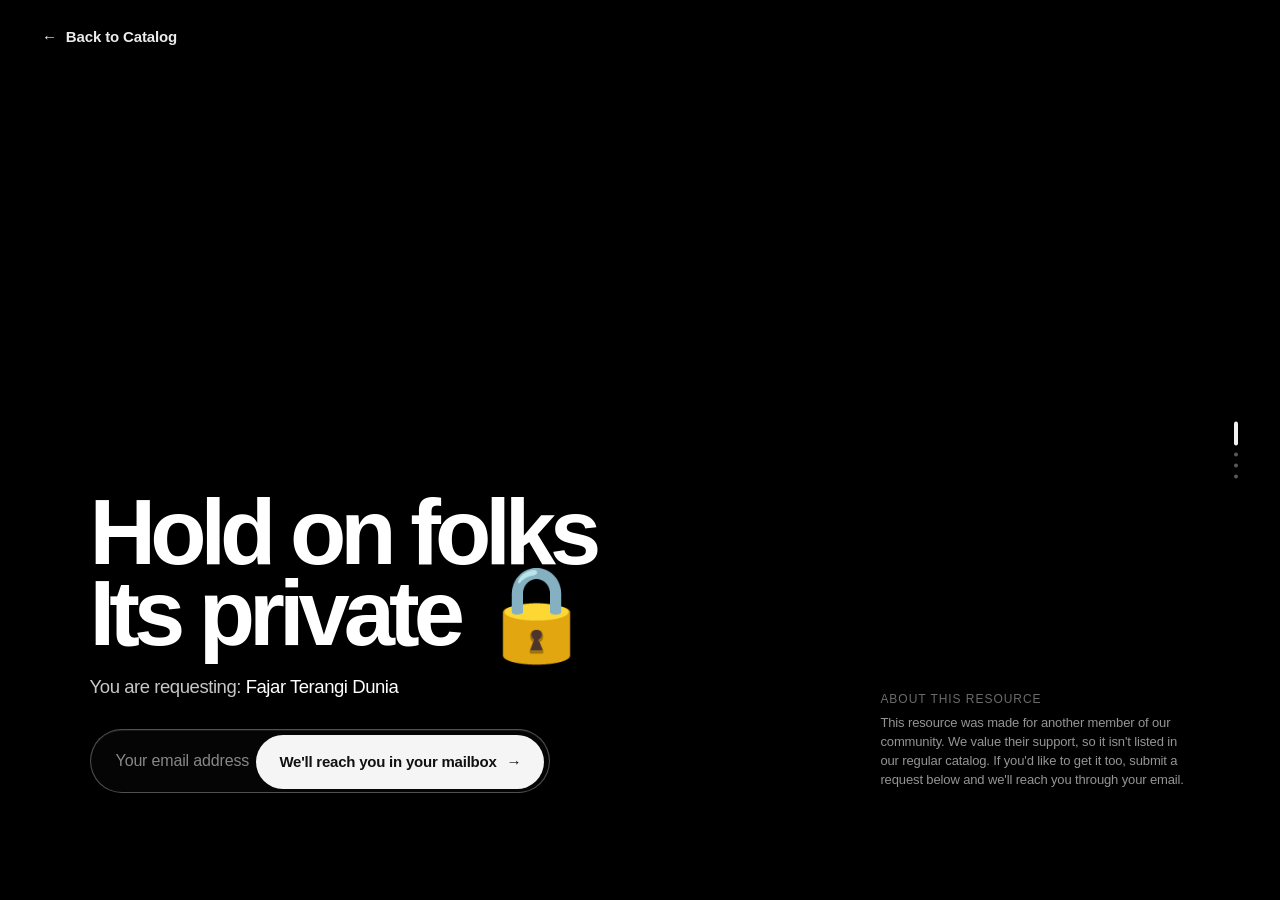
<file: tunetrack/exclusive.html>
<!DOCTYPE html>
<html lang="en">
<head>
<meta charset="UTF-8">
<meta name="viewport" content="width=device-width, initial-scale=1.0, viewport-fit=cover">
<title>Tunetrack Play — Exclusive</title>

<style>
/* =========================================================
   TUNETRACK PLAY — EXCLUSIVE
   APPLE-STYLE FULLSCREEN HERO
========================================================= */

@font-face {
    font-family: "SF Pro Display";
    src: local("SF Pro Display"),
         local("SF Pro Text"),
         local("-apple-system");
}

:root {
    --white: #f5f5f7;
    --muted: rgba(245,245,247,.68);
    --soft: rgba(245,245,247,.48);
    --line: rgba(255,255,255,.20);
    --glass: rgba(20,20,22,.48);
}

* {
    box-sizing: border-box;
    margin: 0;
    padding: 0;
}

html,
body {
    width: 100%;
    height: 100%;
    overflow: hidden;
    background: #000;
}

body {
    font-family:
        "SF Pro Display",
        "SF Pro Text",
        -apple-system,
        BlinkMacSystemFont,
        "Helvetica Neue",
        Arial,
        sans-serif;

    color: var(--white);
    -webkit-font-smoothing: antialiased;
    text-rendering: optimizeLegibility;
}

/* =========================================================
   PAGE
========================================================= */

.exclusive-page {
    position: relative;
    width: 100%;
    height: 100dvh;
    min-height: 100dvh;
    overflow: hidden;
    background: #000;
}

/* =========================================================
   BACKGROUND SLIDESHOW
========================================================= */

.exclusive-slideshow {
    position: absolute;
    inset: 0;
    width: 100%;
    height: 100%;
    overflow: hidden;
    background: #000;
}

.exclusive-slide {
    position: absolute;
    inset: 0;
    width: 100%;
    height: 100%;

    background-position: center center;
    background-size: cover;
    background-repeat: no-repeat;

    opacity: 0;
    transform: scale(1.035);

    transition:
        opacity 1.35s cubic-bezier(.22,.61,.36,1),
        transform 4.8s cubic-bezier(.16,1,.3,1);

    will-change: opacity, transform;
}

.exclusive-slide.active {
    opacity: 1;
    transform: scale(1);
}

.exclusive-slideshow::after {
    content: "";
    position: absolute;
    inset: 0;

    background:
        linear-gradient(
            180deg,
            rgba(0,0,0,.48) 0%,
            rgba(0,0,0,.08) 35%,
            rgba(0,0,0,.14) 55%,
            rgba(0,0,0,.74) 100%
        );

    pointer-events: none;
}

.exclusive-slideshow::before {
    content: "";
    position: absolute;
    inset: 0;

    background:
        linear-gradient(
            90deg,
            rgba(0,0,0,.24) 0%,
            transparent 28%,
            transparent 72%,
            rgba(0,0,0,.12) 100%
        );

    z-index: 2;
    pointer-events: none;
}

/* =========================================================
   TOP NAV
========================================================= */

.exclusive-nav {
    position: absolute;
    top: 0;
    left: 0;

    width: 100%;

    padding:
        max(28px, env(safe-area-inset-top))
        42px
        0;

    z-index: 20;
}

.back-button {
    display: inline-flex;
    align-items: center;
    gap: 9px;

    color: rgba(255,255,255,.92);
    text-decoration: none;

    font-size: 15px;
    font-weight: 500;
    letter-spacing: -.01em;

    transition:
        opacity .35s ease,
        transform .35s cubic-bezier(.22,1,.36,1);
}

.back-button span {
    display: inline-block;
    transition: transform .35s cubic-bezier(.22,1,.36,1);
}

.back-button:hover {
    opacity: .72;
}

.back-button:hover span {
    transform: translateX(-4px);
}

/* =========================================================
   HERO CONTENT
========================================================= */

.exclusive-content {
    position: absolute;
    left: 0;
    bottom: 0;

    width: 100%;

    padding:
        0 7vw
        max(58px, env(safe-area-inset-bottom));

    z-index: 10;

    display: flex;
    align-items: flex-end;
    justify-content: space-between;
    gap: 60px;
}

/* =========================================================
   LEFT CONTENT
========================================================= */

.exclusive-copy {
    max-width: 820px;
    padding-bottom: 5.5vh;
}

.exclusive-kicker {
    margin-bottom: 12px;

    font-size: clamp(14px, 1.15vw, 18px);
    line-height: 1.2;
    font-weight: 500;
    letter-spacing: -.02em;

    color: rgba(255,255,255,.72);
}

.exclusive-title {
    margin: 0;

    font-size: clamp(58px, 7.2vw, 122px);
    line-height: .88;
    letter-spacing: -.065em;
    font-weight: 600;

    color: #fff;

    max-width: 850px;
}

.exclusive-product {
    margin-top: 22px;

    font-size: clamp(17px, 1.45vw, 24px);
    line-height: 1.2;
    letter-spacing: -.025em;

    color: rgba(255,255,255,.78);
}

.exclusive-product strong {
    color: #fff;
    font-weight: 500;
}

/* =========================================================
   EMAIL CONTROL
========================================================= */

.request-control {
    position: relative;

    width: min(510px, 36vw);
    min-width: 390px;

    height: 64px;

    margin-top: 30px;

    display: flex;
    align-items: center;

    border: 1px solid rgba(255,255,255,.30);
    border-radius: 999px;

    background: rgba(15,15,17,.36);

    backdrop-filter: blur(24px) saturate(130%);
    -webkit-backdrop-filter: blur(24px) saturate(130%);

    box-shadow:
        0 10px 50px rgba(0,0,0,.22),
        inset 0 1px 0 rgba(255,255,255,.08);

    overflow: hidden;

    transition:
        width .7s cubic-bezier(.22,1,.36,1),
        border-color .4s ease,
        background .4s ease,
        box-shadow .4s ease,
        filter .8s cubic-bezier(.22,1,.36,1),
        transform .8s cubic-bezier(.22,1,.36,1);
}

.request-control:focus-within {
    width: min(760px, 72vw);

    border-color: rgba(255,255,255,.52);

    background: rgba(15,15,17,.64);

    box-shadow:
        0 20px 80px rgba(0,0,0,.34),
        inset 0 1px 0 rgba(255,255,255,.10);
}

/* =========================================================
   SUBMIT ANIMATION
========================================================= */

.request-control.is-sending {

    /* IMPORTANT:
       Jangan pakai filter: blur() di parent.
       Itu bikin seluruh isi pill ikut blur. */

    filter: none;

    transform: scale(.985);

    border-color: rgba(255,255,255,.14);

    background: rgba(15,15,17,.54);

    backdrop-filter: blur(34px) saturate(125%);
    -webkit-backdrop-filter: blur(34px) saturate(125%);

    box-shadow:
        0 18px 80px rgba(0,0,0,.34),
        inset 0 1px 0 rgba(255,255,255,.04);

    pointer-events: none;
}

.request-control.is-sent {

    filter: none;

    transform: scale(1);

    border-color: rgba(255,255,255,.26);

    background: rgba(15,15,17,.42);

    backdrop-filter: blur(24px) saturate(130%);
    -webkit-backdrop-filter: blur(24px) saturate(130%);
}

.request-email {
    width: 100%;
    height: 100%;

    border: 0;
    outline: 0;

    background: transparent;

    padding: 0 185px 0 25px;

    color: #fff;

    font-family: inherit;
    font-size: 16px;
    font-weight: 400;
    letter-spacing: -.01em;

    transition:
        opacity .55s cubic-bezier(.22,1,.36,1),
        transform .65s cubic-bezier(.22,1,.36,1);
}

.request-email::placeholder {
    color: rgba(255,255,255,.52);
}

/* INPUT DISABLED AFTER SUBMIT */

.request-control.is-sent .request-email {
    opacity: .48;
    cursor: default;
    pointer-events: none;
}

.request-submit {
    position: absolute;
    top: 5px;
    right: 5px;

    height: 54px;
    min-width: 185px;

    padding: 0 23px;

    border: 0;
    border-radius: 999px;

    background: rgba(255,255,255,.96);
    color: #111;

    font-family: inherit;
    font-size: 15px;
    font-weight: 600;
    letter-spacing: -.015em;

    cursor: pointer;

    display: flex;
    align-items: center;
    justify-content: center;
    gap: 11px;

    transition:
        transform .35s cubic-bezier(.22,1,.36,1),
        background .3s ease,
        color .3s ease,
        min-width .65s cubic-bezier(.22,1,.36,1),
        opacity .5s ease;
}

.request-submit span {
    transition:
        transform .4s cubic-bezier(.22,1,.36,1),
        opacity .4s ease;
}

.request-submit:hover {
    background: #fff;
    transform: scale(.985);
}

.request-submit:hover span {
    transform: translateX(4px);
}

.request-submit:active {
    transform: scale(.965);
}

/* SENDING BUTTON */

.request-control.is-sending .request-submit {
    min-width: 245px;

    background: rgba(255,255,255,.88);

    cursor: default;

    transform: scale(.99);

    pointer-events: none;
}

.request-control.is-sending .request-submit:hover {
    transform: scale(.99);
}

/* FINAL LOCKED STATE */

.request-control.is-sent .request-submit {
    min-width: 185px;

    background: rgba(255,255,255,.88);

    cursor: default;

    pointer-events: none;
}

.request-control.is-sent .request-submit:hover {
    transform: none;
}

/* =========================================================
   LOADING SVG
========================================================= */

.send-loading {
    width: 17px;
    height: 17px;

    flex: 0 0 17px;

    animation:
        sendSpinner .85s linear infinite;
}

.send-loading circle {
    fill: none;
    stroke: currentColor;
    stroke-width: 2.4;
    stroke-linecap: round;

    stroke-dasharray: 28;
    stroke-dashoffset: 9;
}

@keyframes sendSpinner {
    to {
        transform: rotate(360deg);
    }
}

/* BUTTON CONTENT WRAPPERS */

.submit-default,
.submit-loading,
.submit-done {
    display: inline-flex;
    align-items: center;
    justify-content: center;
    gap: 10px;

    white-space: nowrap;

    transition:
        opacity .45s cubic-bezier(.22,1,.36,1),
        transform .55s cubic-bezier(.22,1,.36,1);
}

.submit-loading,
.submit-done {
    position: absolute;
    opacity: 0;
    transform: translateY(8px);
    pointer-events: none;
}

.request-control.is-sending .submit-default,
.request-control.is-sent .submit-default {
    opacity: 0;
    transform: translateY(-8px);
}

.request-control.is-sending .submit-loading {
    opacity: 1;
    transform: translateY(0);
}

.request-control.is-sent .submit-done {
    opacity: 1;
    transform: translateY(0);
}

/* =========================================================
   RIGHT SIDE — SMALL INFO
========================================================= */

.exclusive-meta {
    padding-bottom: 5.8vh;

    max-width: 310px;

    text-align: left;

    color: rgba(255,255,255,.58);
}

.meta-label {
    margin-bottom: 9px;

    font-size: 12px;
    line-height: 1;

    text-transform: uppercase;
    letter-spacing: .08em;

    color: rgba(255,255,255,.42);
}

.meta-copy {
    font-size: 13px;
    line-height: 1.45;
    letter-spacing: -.01em;
}

/* =========================================================
   STATUS
========================================================= */

.request-status {
    position: absolute;

    left: 25px;
    bottom: -28px;

    font-size: 12px;
    color: rgba(255,255,255,.70);

    opacity: 0;
    transform: translateY(5px);

    transition:
        opacity .35s ease,
        transform .35s ease;
}

.request-status.show {
    opacity: 1;
    transform: translateY(0);
}

/* =========================================================
   SLIDE INDICATOR
========================================================= */

.slide-indicator {
    position: absolute;
    right: 42px;
    top: 50%;

    transform: translateY(-50%);

    z-index: 15;

    display: flex;
    flex-direction: column;
    gap: 7px;
}

.slide-dot {
    width: 4px;
    height: 4px;

    border-radius: 50%;

    background: rgba(255,255,255,.35);

    transition:
        height .45s cubic-bezier(.22,1,.36,1),
        background .3s ease;
}

.slide-dot.active {
    height: 24px;
    border-radius: 999px;

    background: rgba(255,255,255,.95);
}

/* =========================================================
   MOBILE
========================================================= */

@media (max-width: 900px) {

    .exclusive-nav {
        padding-left: 24px;
        padding-right: 24px;
    }

    .exclusive-content {
        padding-left: 24px;
        padding-right: 24px;
        padding-bottom: max(34px, env(safe-area-inset-bottom));

        display: block;
    }

    .exclusive-copy {
        max-width: 100%;
        padding-bottom: 0;
    }

    .exclusive-title {
        max-width: 600px;
        font-size: clamp(52px, 13vw, 82px);
        line-height: .9;
    }

    .exclusive-product {
        margin-top: 16px;
    }

    .request-control {
        width: 100%;
        min-width: 0;
        height: 60px;
        margin-top: 24px;
    }

    .request-control:focus-within {
        width: 100%;
    }

    .request-email {
        padding-left: 21px;
        padding-right: 160px;
        font-size: 15px;
    }

    .request-submit {
        min-width: 150px;
        height: 50px;
        font-size: 14px;
    }

    .request-control.is-sending .request-submit {
        min-width: 190px;
    }

    .exclusive-meta {
        display: none;
    }

    .slide-indicator {
        right: 20px;
    }
}

/* =========================================================
   SMALL MOBILE
========================================================= */

@media (max-width: 560px) {

    .exclusive-slideshow::after {
        background:
            linear-gradient(
                180deg,
                rgba(0,0,0,.38) 0%,
                rgba(0,0,0,.06) 38%,
                rgba(0,0,0,.20) 55%,
                rgba(0,0,0,.86) 100%
            );
    }

    .exclusive-nav {
        padding-top: max(22px, env(safe-area-inset-top));
        padding-left: 20px;
    }

    .back-button {
        font-size: 14px;
    }

    .exclusive-content {
        padding-left: 20px;
        padding-right: 20px;
    }

    .exclusive-kicker {
        margin-bottom: 10px;
        font-size: 13px;
    }

    .exclusive-title {
        font-size: clamp(48px, 15vw, 72px);
        letter-spacing: -.07em;
    }

    .exclusive-product {
        font-size: 16px;
        margin-top: 14px;
    }

    .request-control {
        height: 58px;
        margin-top: 21px;
    }

    .request-email {
        padding-left: 19px;
        padding-right: 145px;
        font-size: 14px;
    }

    .request-submit {
        min-width: 138px;
        height: 48px;

        padding: 0 17px;

        font-size: 13px;
    }

    .request-control.is-sending .request-submit {
        min-width: 185px;
    }

    .slide-indicator {
        display: none;
    }
}

/* =========================================================
   VERY SMALL DEVICES
========================================================= */

@media (max-width: 380px) {

    .exclusive-title {
        font-size: 45px;
    }

    .exclusive-product {
        font-size: 14px;
    }

    .request-control {
        height: 55px;
    }

    .request-email {
        padding-left: 17px;
        padding-right: 130px;
        font-size: 13px;
    }

    .request-submit {
        min-width: 123px;
        height: 45px;
        font-size: 12px;
        padding: 0 13px;
    }

    .request-control.is-sending .request-submit {
        min-width: 165px;
    }
}

/* =========================================================
   REDUCED MOTION
========================================================= */

@media (prefers-reduced-motion: reduce) {

    .exclusive-slide {
        transition: opacity .5s ease;
        transform: none !important;
    }

    .back-button,
    .back-button span,
    .request-control,
    .request-submit,
    .request-submit span,
    .submit-default,
    .submit-loading,
    .submit-done {
        transition: none;
    }

    .send-loading {
        animation: none;
    }
}
</style>
</head>

<body>

<div class="exclusive-page">

    <!-- =====================================================
         BACKGROUND SLIDESHOW
    ====================================================== -->

    <div class="exclusive-slideshow" aria-hidden="true">

        <div
            class="exclusive-slide active"
            style="
                background-image:
                url('https://images.unsplash.com/photo-1598488035139-bdbb2231ce04?auto=format&fit=crop&w=2400&q=90');
            ">
        </div>

        <div
            class="exclusive-slide"
            style="
                background-image:
                url('https://images.unsplash.com/photo-1598653222000-6b7b7c7e7f7f?auto=format&fit=crop&w=2400&q=90');
            ">
        </div>

        <div
            class="exclusive-slide"
            style="
                background-image:
                url('https://images.unsplash.com/photo-1520523839897-bd0b52f945a0?auto=format&fit=crop&w=2400&q=90');
            ">
        </div>

        <div
            class="exclusive-slide"
            style="
                background-image:
                url('https://images.unsplash.com/photo-1571266028243-d220c9c3b5a2?auto=format&fit=crop&w=2400&q=90');
            ">
        </div>

    </div>


    <!-- =====================================================
         TOP LEFT
    ====================================================== -->

    <nav class="exclusive-nav">

        <a
            href="catalog-tntsco.html"
            class="back-button">

            <span>←</span>
            <b>Back to Catalog</b>

        </a>

    </nav>


    <!-- =====================================================
         SLIDE INDICATOR
    ====================================================== -->

    <div class="slide-indicator">

        <div class="slide-dot active"></div>
        <div class="slide-dot"></div>
        <div class="slide-dot"></div>
        <div class="slide-dot"></div>

    </div>


    <!-- =====================================================
         HERO
    ====================================================== -->

    <main class="exclusive-content">

        <section class="exclusive-copy">

            <h1 class="exclusive-title">
                Hold on folks<br>
                Its private 🔒
            </h1>

            <p class="exclusive-product">
                You are requesting:
                <strong id="productName">
                    Fajar Terangi Dunia
                </strong>
            </p>


            <!-- =================================================
                 EMAIL REQUEST
            ================================================== -->

            <form
                class="request-control"
                id="requestForm">

                <input
                    id="emailInput"
                    class="request-email"
                    type="email"
                    name="email"
                    placeholder="Your email address"
                    autocomplete="email"
                    required
                >

                <button
                    class="request-submit"
                    type="submit">

                    <!-- NORMAL -->
                    <span class="submit-default">
                        <span>We'll reach you in your mailbox</span>
                        <b>→</b>
                    </span>

                    <!-- SENDING -->
                    <span class="submit-loading">

                        <svg
                            class="send-loading"
                            viewBox="0 0 24 24"
                            aria-hidden="true">

                            <circle
                                cx="12"
                                cy="12"
                                r="8">
                            </circle>

                        </svg>

                        <span>Hang on, sending your message</span>

                    </span>

                    <!-- DONE -->
                    <span class="submit-done">
                        <span>You've already submitted</span>
                    </span>

                </button>

                <div
                    id="requestStatus"
                    class="request-status">
                </div>

            </form>

        </section>


        <!-- =====================================================
             DESKTOP INFO
        ====================================================== -->

        <aside class="exclusive-meta">

            <div class="meta-label">
                About this resource
            </div>

            <p class="meta-copy">
                This resource was made for another member of our community.
                We value their support, so it isn't listed in our regular catalog.
                If you'd like to get it too, submit a request below and we'll reach
                you through your email.
            </p>

        </aside>

    </main>

</div>


<script>
/* =========================================================
   TUNETRACK PLAY — EXCLUSIVE JS
========================================================= */

(function () {

    "use strict";


    /* =====================================================
       PRODUCT FROM URL
    ===================================================== */

    const params =
        new URLSearchParams(window.location.search);

    const product =
        params.get("product");

    const productName =
        document.getElementById("productName");

    if (product && productName) {

        productName.textContent =
            product;

        document.title =
            "Tunetrack Play — " + product;

    }


    /* =====================================================
       BACKGROUND SLIDESHOW
    ===================================================== */

    const slides =
        Array.from(
            document.querySelectorAll(".exclusive-slide")
        );

    const dots =
        Array.from(
            document.querySelectorAll(".slide-dot")
        );

    let currentSlide = 0;

    const SLIDE_TIME = 3000;


    function showSlide(index) {

        slides.forEach(function (slide, i) {

            slide.classList.toggle(
                "active",
                i === index
            );

        });


        dots.forEach(function (dot, i) {

            dot.classList.toggle(
                "active",
                i === index
            );

        });

    }


    function nextSlide() {

        currentSlide =
            (currentSlide + 1) %
            slides.length;

        showSlide(currentSlide);

    }


    if (slides.length > 1) {

        setInterval(
            nextSlide,
            SLIDE_TIME
        );

    }


    /* =========================================================
       EMAIL REQUEST — GOOGLE APPS SCRIPT
    ========================================================= */

    const form =
        document.getElementById("requestForm");

    const emailInput =
        document.getElementById("emailInput");

    const requestControl =
        document.querySelector(".request-control");

    const submitButton =
        form
            ? form.querySelector(".request-submit")
            : null;


    /*
       IMPORTANT:
       URL HARUS RAW.
       JANGAN ADA [ ] ATAU ( ).
    */

    const GOOGLE_SCRIPT_URL =
        "https://script.google.com/macros/s/AKfycbw1GP_zMppy6yRjYj6sXIHemXOeTMcgvx9Q6tY1VNKSI-Rv7dFBYdmFwqwBb2Id4Fwc/exec";


    if (form) {

        form.addEventListener(
            "submit",
            async function (e) {

                e.preventDefault();


                /*
                   Kalau sudah pernah submit
                   di sesi halaman ini, stop.
                */

                if (
                    requestControl &&
                    requestControl.classList.contains("is-sent")
                ) {
                    return;
                }


                const email =
                    emailInput.value.trim();


                if (!email) {

                    emailInput.focus();

                    return;

                }


                const requestedProduct =
                    product
                        ? decodeURIComponent(product)
                        : "Tunetrack Play Exclusive Resource";


                /*
                   =============================================
                   SENDING STATE
                   =============================================
                */

                if (requestControl) {

                    requestControl.classList.add(
                        "is-sending"
                    );

                }


                if (submitButton) {

                    submitButton.disabled =
                        true;

                }

                /*
                   Lock input while sending.
                */

                emailInput.disabled =
                    true;


                try {

                    /*
                       SEND TO GOOGLE APPS SCRIPT

                       Mail / Apps Script logic tetap sama.
                    */

                    await fetch(
                        GOOGLE_SCRIPT_URL,
                        {

                            method:
                                "POST",

                            mode:
                                "no-cors",

                            headers: {

                                "Content-Type":
                                    "application/x-www-form-urlencoded;charset=UTF-8"

                            },

                            body:
                                new URLSearchParams({

                                    email:
                                        email,

                                    product:
                                        requestedProduct

                                })

                        }
                    );


                    /*
                       =========================================
                       KEEP LOADING STATE FOR 3 SECONDS
                       =========================================
                    */

                    await new Promise(
                        function (resolve) {

                            setTimeout(
                                resolve,
                                3000
                            );

                        }
                    );


                    /*
                       =========================================
                       FINISHED
                       =========================================

                       Sending state keluar pelan,
                       lalu masuk ke "You've already submitted".
                    */

                    if (requestControl) {

                        requestControl.classList.remove(
                            "is-sending"
                        );

                        /*
                           Small delay supaya
                           blur/fade terasa smooth.
                        */

                        requestControl.classList.add(
                            "is-sent"
                        );

                    }


                    /*
                       Tetap disabled.
                       User nggak bisa submit lagi
                       sampai page direload.
                    */

                    emailInput.disabled =
                        true;

                    if (submitButton) {

                        submitButton.disabled =
                            true;

                    }


                } catch (error) {

                    console.error(
                        "Tunetrack Play request error:",
                        error
                    );


                    /*
                       Kalau request benar-benar gagal,
                       kembalikan UI ke normal.
                    */

                    if (requestControl) {

                        requestControl.classList.remove(
                            "is-sending"
                        );

                    }


                    emailInput.disabled =
                        false;


                    if (submitButton) {

                        submitButton.disabled =
                            false;

                    }

                }

            }
        );

    }


    /* =====================================================
       PREVENT MOBILE VIEWPORT BOUNCE / SCROLL
    ===================================================== */

    document.addEventListener(
        "touchmove",
        function (event) {

            if (
                document.documentElement.scrollHeight >
                window.innerHeight
            ) {
                return;
            }

            event.preventDefault();

        },
        {
            passive: false
        }
    );


})();
</script>

</body>
</html>
</file>
<file: tunetrack/assets/css/style.css>
* {
                box-sizing: border-box;
            }

            html {
                scroll-behavior: smooth;
            }

            body {
                margin: 0;
                background: #fff;
                color: #000;
                font-family: Arial, Helvetica, sans-serif;
                overflow-x: hidden;
            }

                        /* V32 — search result buttons sit above the transparent typing input. */
            .tnco-local-search-results {
                z-index: 20 !important;
                pointer-events: auto !important;
            }

            .tnco-local-search-result {
                position: relative !important;
                z-index: 21 !important;
                pointer-events: auto !important;
                cursor: pointer !important;
            }

            .tnco-local-search-input {
                z-index: 5 !important;
            }

            .tnco-local-search-close {
                z-index: 30 !important;
                pointer-events: auto !important;
            }

            /* V35 — live video must visibly replace every static placeholder layer. */
            .tnco-hero-media-item video {
                background: #000 !important;
                object-fit: cover !important;
            }


            /* V36 — real worship footage only; no static poster/placeholder layer. */
            .tnco-hero-media-item::before,
            .tnco-hero-media-item::after {
                display: none !important;
                content: none !important;
            }
            .tnco-hero-media-item video {
                display: block !important;
                width: 100% !important;
                height: 100% !important;
                object-fit: cover !important;
                background: #000 !important;
                border: 0 !important;
            }

            /* V37 — native video only; no poster/placeholder layer. */
            .tnco-hero-media-item {
                background: #000 !important;
            }
            .tnco-hero-media-item::before,
            .tnco-hero-media-item::after {
                display: none !important;
                content: none !important;
            }
            .tnco-hero-media-item video {
                display: block !important;
                width: 100% !important;
                height: 100% !important;
                object-fit: cover !important;
                background: #000 !important;
                border: 0 !important;
                pointer-events: none !important;
            }



            @media (max-width:767px){
                .tnco-v48-holder{width:100vw!important;}
            }

            .tnco-v48-holder{
                position:absolute!important;
                left:50%!important;
                top:50%!important;
                width:100vw!important;
                height:190px!important;
                transform:translate(-50%,-50%)!important;
                pointer-events:none!important;
                overflow:visible!important;
                opacity:0!important;
                z-index:0!important;
                transition:opacity .18s ease;
            }
            .tnco-v48-holder.is-visible{opacity:1!important}

            .tnco-v48-holder>svg{
                position:absolute!important;
                left:50%!important;
                top:50%!important;
                width:var(--v48-width)!important;
                height:var(--v48-height)!important;
                overflow:visible!important;
                transform:translate(-50%,-50%) rotate(var(--v48-rotate)) scale(var(--v48-sx),var(--v48-sy))!important;
                transform-origin:center!important;
                z-index:0!important;
            }
            .tnco-v48-holder path{
                fill:none!important;
                stroke:currentColor!important;
                stroke-linecap:round!important;
                stroke-linejoin:round!important;
            }

            .tnco-v48-holder.is-alive>svg{
                animation:v48Alive var(--v48-alive) ease-in-out infinite;
            }
            @keyframes v48Alive{
                0%,100%{transform:translate(-50%,-50%) rotate(var(--v48-rotate)) scale(var(--v48-sx),var(--v48-sy))}
                22%{transform:translate(calc(-50% - 4px),calc(-50% + 2px)) rotate(calc(var(--v48-rotate) + .8deg)) scale(calc(var(--v48-sx)*1.018),calc(var(--v48-sy)*.99))}
                47%{transform:translate(calc(-50% + 3px),calc(-50% - 2px)) rotate(calc(var(--v48-rotate) - .7deg)) scale(calc(var(--v48-sx)*.995),calc(var(--v48-sy)*1.012))}
                73%{transform:translate(calc(-50% - 2px),calc(-50% + 1px)) rotate(calc(var(--v48-rotate) + .35deg)) scale(calc(var(--v48-sx)*1.008),calc(var(--v48-sy)*.997))}
            }

            /* The handwritten line stays visible everywhere. Only the exact area
            underneath the main title gets a soft blurred/dim treatment. */
            .tnco-v48-blur{
                position:absolute!important;
                left:0!important;
                top:0!important;
                width:100%!important;
                height:100%!important;
                pointer-events:none!important;
                overflow:hidden!important;
                z-index:1!important;
                clip-path:none!important;
                -webkit-clip-path:none!important;
                filter:none!important;
                opacity:1!important;
            }
            .tnco-v48-blur svg{
                position:absolute!important;
                left:50%!important;
                top:50%!important;
                width:var(--v48-width)!important;
                height:var(--v48-height)!important;
                overflow:visible!important;
                transform:translate(-50%,-50%) rotate(var(--v48-rotate)) scale(var(--v48-sx),var(--v48-sy))!important;
                transform-origin:center!important;
            }
            .tnco-v48-blur path{
                fill:none!important;
                stroke:currentColor!important;
                stroke-linecap:round!important;
                stroke-linejoin:round!important;
            }

            /* V49 FIX — scribble and its blurred duplicate must stay behind the title. */
            .work-item{
                position:relative!important;
                isolation:isolate;
            }
            .work-item > a{
                position:relative!important;
                z-index:5!important;
            }
            .tnco-v48-holder{
                z-index:0!important;
            }
            .tnco-v48-holder > svg{
                z-index:0!important;
            }
            .tnco-v48-blur{
                z-index:1!important;
            }

            /* Native doodle icons */
            .tnco-v48-icon{
                position:absolute!important;
                left:var(--icon-x)!important;
                top:var(--icon-y)!important;
                width:var(--icon-size)!important;
                height:var(--icon-size)!important;
                overflow:visible!important;
                z-index:29!important;
                color:#fff!important;
                transform:translate(-50%,-50%) rotate(var(--icon-r))!important;
            }
            .tnco-v48-icon path,.tnco-v48-icon circle{
                fill:none!important;
                stroke:currentColor!important;
                stroke-width:2.2!important;
                stroke-linecap:round!important;
                stroke-linejoin:round!important;
                stroke-dasharray:900;
                stroke-dashoffset:900;
            }
            .tnco-v48-icon.is-drawn path,.tnco-v48-icon.is-drawn circle{
                animation:v48IconDraw 1.1s cubic-bezier(.65,.05,.36,1) forwards;
            }
            .tnco-v48-icon.is-alive{
                animation:v48IconAlive 2.8s ease-in-out infinite;
            }
            @keyframes v48IconDraw{to{stroke-dashoffset:0}}
            @keyframes v48IconAlive{
                0%,100%{transform:translate(-50%,-50%) rotate(var(--icon-r))}
                40%{transform:translate(calc(-50% + 3px),calc(-50% - 4px)) rotate(calc(var(--icon-r) + 4deg))}
                70%{transform:translate(calc(-50% - 2px),calc(-50% + 2px)) rotate(calc(var(--icon-r) - 3deg))}
            }

                        /* V47 — three distinct Vara handwriting styles, centered and kept tight to each title. */
            .tnco-vara-hover {
                position: absolute !important;
                left: 50% !important;
                top: 50% !important;
                width: 100% !important;
                height: 150px !important;
                transform: translate(-50%, -50%) !important;
                z-index: 24 !important;
                pointer-events: none !important;
                opacity: 0 !important;
                overflow: visible !important;
                transition: opacity .16s ease;
            }

            .tnco-vara-hover.is-visible {
                opacity: 1 !important;
            }

            .tnco-vara-hover svg {
                position: absolute !important;
                left: 50% !important;
                top: 50% !important;
                width: var(--vara-width, 100%) !important;
                height: var(--vara-height, 120px) !important;
                overflow: visible !important;
                transform: translate(-50%, -50%) !important;
                transform-origin: center center !important;
            }

            .tnco-vara-hover path {
                fill: none !important;
                stroke: currentColor !important;
                stroke-linecap: round !important;
                stroke-linejoin: round !important;
            }

            /* The title stays readable above the drawing. */
            .work-item.tnco-vara-active {
                z-index: 25 !important;
            }

            .work-item.tnco-vara-active > a {
                position: relative !important;
                z-index: 27 !important;
            }

            /* After the stroke finishes, the handwriting stays alive instead of becoming static. */
            .tnco-vara-hover.is-alive svg {
                animation: tncoVaraAlive var(--vara-alive-duration, 3.8s) ease-in-out infinite;
            }

            @keyframes tncoVaraAlive {
                0%, 100% {
                    transform: translate(-50%, -50%) rotate(var(--vara-rotate, 0deg)) scale(var(--vara-scale-x, 1), var(--vara-scale-y, 1));
                }
                18% {
                    transform: translate(calc(-50% - 3px), calc(-50% + 1px)) rotate(calc(var(--vara-rotate, 0deg) + 0.7deg)) scale(calc(var(--vara-scale-x, 1) * 1.012), calc(var(--vara-scale-y, 1) * .995));
                }
                42% {
                    transform: translate(calc(-50% + 2px), calc(-50% - 2px)) rotate(calc(var(--vara-rotate, 0deg) - 0.5deg)) scale(calc(var(--vara-scale-x, 1) * .994), calc(var(--vara-scale-y, 1) * 1.008));
                }
                68% {
                    transform: translate(calc(-50% - 1px), calc(-50% + 2px)) rotate(calc(var(--vara-rotate, 0deg) + 0.35deg)) scale(calc(var(--vara-scale-x, 1) * 1.006), calc(var(--vara-scale-y, 1) * .998));
                }
            }

            @media (max-width: 767px) {
                .tnco-vara-hover {
                    height: 110px !important;
                }
                .tnco-vara-hover svg {
                    height: var(--vara-height-mobile, 86px) !important;
                }
            }

            @media (prefers-reduced-motion: reduce) {
                .tnco-vara-hover.is-alive svg {
                    animation: none !important;
                }
            }

                    /* =====================================================
            HERO
            ===================================================== */

            .tnco-works-intro {
                min-height: 100vh;

                background: #000;
                color: #fff;

                display: flex;
                align-items: center;
                justify-content: center;

                text-align: center;

                position: relative;
                z-index: 5;

                overflow: hidden;
            }


            /* =====================================================
            MARQUEE HERO
            ===================================================== */

            .tnco-works-marquee {
                width: 100%;
                overflow: hidden;
                background: #FDF505;
                color: #000;

                position: relative;

                display: flex;
                align-items: center;

                white-space: nowrap;

                /*
                * Extra breathing room supaya text tidak terasa
                * nempel ke edge viewport.
                */
                padding: clamp(28px, 3.4vw, 54px) 0;
                box-shadow: 0 1px 0 rgba(0,0,0,0.06);
            }

            /* Decorative blue marquee lines intentionally removed. */
            .tnco-works-marquee::before,
            .tnco-works-marquee::after {
                display: none;
            }


            .tnco-works-marquee-track {
                display: flex;
                align-items: center;

                width: max-content;

                flex-shrink: 0;

                /*
                * Track berisi 2 set identik.
                * Kita geser tepat 50% untuk looping seamless.
                */
                animation: tncoMarquee 24s linear infinite;

                will-change: transform;
            }


            .tnco-marquee-set {
                display: flex;
                align-items: center;
                position: relative;

                flex-shrink: 0;

                /*
                * Jarak antar kalimat.
                */
                gap: clamp(28px, 3vw, 58px);

                padding-right: clamp(28px, 3vw, 58px);
            }

            /* Small blue secondary marquee copy intentionally removed. */
            .tnco-marquee-set::before,
            .tnco-marquee-set::after {
                display: none;
            }


            .tnco-marquee-item {
                display: inline-flex;
                align-items: center;

                flex-shrink: 0;

                color: #000;

                font-size: clamp(90px, 15vw, 230px);
                line-height: 0.82;

                font-weight: 900;
                letter-spacing: -0.075em;

                white-space: nowrap;
            }



            .tnco-marquee-item:nth-child(1) { animation: tncoMarqueeFloatA 6.8s cubic-bezier(.37,0,.23,1) infinite; }
            .tnco-marquee-item:nth-child(2) { animation: tncoMarqueeFloatB 8.4s cubic-bezier(.37,0,.23,1) infinite; }
            .tnco-marquee-item:nth-child(3) { animation: tncoMarqueeFloatC 7.3s cubic-bezier(.37,0,.23,1) infinite; }
            .tnco-marquee-item:nth-child(4) { animation: tncoMarqueeFloatD 9.2s cubic-bezier(.37,0,.23,1) infinite; }
            .tnco-marquee-item:nth-child(5) { animation: tncoMarqueeFloatE 7.9s cubic-bezier(.37,0,.23,1) infinite; }
            .tnco-marquee-item:nth-child(6) { animation: tncoMarqueeFloatF 10.1s cubic-bezier(.37,0,.23,1) infinite; }

            @keyframes tncoMarqueeFloatA { 0%,100% { transform: translate3d(0,0,0) rotate(-1deg) scale(1); } 35% { transform: translate3d(-8px,-13px,0) rotate(.7deg) scale(1.015); } 70% { transform: translate3d(12px,6px,0) rotate(-.3deg) scale(.985); } }
            @keyframes tncoMarqueeFloatB { 0%,100% { transform: translate3d(0,0,0) rotate(1deg) scale(.99); } 32% { transform: translate3d(14px,8px,0) rotate(-.6deg) scale(1.02); } 68% { transform: translate3d(-10px,-7px,0) rotate(.4deg) scale(1); } }
            @keyframes tncoMarqueeFloatC { 0%,100% { transform: translate3d(0,0,0) rotate(-.4deg); } 40% { transform: translate3d(-12px,10px,0) rotate(1deg) scale(1.025); } 75% { transform: translate3d(7px,-12px,0) rotate(-.8deg) scale(.98); } }
            @keyframes tncoMarqueeFloatD { 0%,100% { transform: translate3d(0,0,0) rotate(.6deg); } 28% { transform: translate3d(10px,-9px,0) rotate(-1.2deg); } 63% { transform: translate3d(-15px,7px,0) rotate(.2deg) scale(1.02); } }
            @keyframes tncoMarqueeFloatE { 0%,100% { transform: translate3d(0,0,0) rotate(-.7deg); } 38% { transform: translate3d(-7px,-14px,0) rotate(.8deg) scale(1.018); } 72% { transform: translate3d(16px,5px,0) rotate(-.2deg); } }
            @keyframes tncoMarqueeFloatF { 0%,100% { transform: translate3d(0,0,0) rotate(.4deg); } 31% { transform: translate3d(12px,11px,0) rotate(-.9deg) scale(1.01); } 66% { transform: translate3d(-11px,-8px,0) rotate(.6deg); } }

            /* =====================================================
            MARQUEE EMOJI
            ===================================================== */

            .works-emoji {
                display: inline-flex;
                color: #000;
                align-items: center;
                justify-content: center;

                flex-shrink: 0;

                margin: 0 0.08em;

                font-family:
                    "Apple Color Emoji",
                    "Segoe UI Emoji",
                    "Noto Color Emoji",
                    sans-serif;

                font-size: 0.72em;

                line-height: 1;

                transform-origin: center center;

                transition:
                    transform 0.65s cubic-bezier(.22,.61,.36,1);
            }


            /* =====================================================
            MARQUEE ANIMATION
            ===================================================== */

            @keyframes tncoMarquee {

                from {
                    transform: translate3d(0, 0, 0);
                }

                to {
                    transform: translate3d(-50%, 0, 0);
                }

            }


            /* =====================================================
            HERO BLUR — PULSE EVERY 3 SECONDS
            ===================================================== */

            .tnco-works-intro.is-top
            .tnco-works-marquee-track {

                animation:
                    tncoMarquee 24s linear infinite,
                    heroBlurPulse 3s ease-in-out infinite;
            }


            .tnco-works-intro.is-scrolling
            .tnco-works-marquee-track {

                filter: blur(0);

                animation-name: tncoMarquee;
                animation-duration: 24s;
                animation-timing-function: linear;
                animation-iteration-count: infinite;
            }


            @keyframes heroBlurPulse {

                0%,
                45% {
                    filter: blur(3px);
                }

                50%,
                95% {
                    filter: blur(0);
                }

                100% {
                    filter: blur(3px);
                }

            }


            /* =====================================================
            TYPEWRITER
            ===================================================== */

            .tnco-works-subtitle {
                position: absolute;

                left: 50%;
                top: 72%;
                bottom: auto;

                transform: translateX(-50%);

                font-size: 15px;
                font-weight: 500;
                color: #fff;

                white-space: nowrap;

                min-height: 22px;

                z-index: 10;
            }

            /* =====================================================
            HERO MEDIA — FLOATING PHOTO / VIDEO COMPOSITION
            ===================================================== */

            .tnco-hero-media {
                position: absolute;
                inset: 0;
                z-index: 2;
                pointer-events: none;
                overflow: hidden;
            }

            .tnco-hero-media-item {
                position: absolute;
                display: block;
                object-fit: cover;
                background: #000;
                overflow: visible;
                border-radius: 14px;
                isolation: isolate;
            }

            /*
            * Worship-media treatment:
            * the real video stays sharp in the middle while a blurred copy
            * of its poster lives behind the edges. This creates the soft
            * radial/motion-blur halo from the reference without blurring the
            * whole video.
            */
            /* Blue glow overlay removed. The radial edge-blur layer above stays. */
            .tnco-hero-media-item::after {
                display: none;
            }

            .tnco-hero-media-item video {
                position: relative;
                z-index: 1;
                width: 100%;
                height: 100%;
                display: block;
                object-fit: cover;
                border-radius: inherit;
                filter: brightness(0.62) grayscale(1) contrast(1.04);
                transform: scale(1.01);
            }

            @keyframes tncoEdgeDrift {
                0%, 100% {
                    transform: translate3d(-1.5%, 0, 0) scale(1.01);
                    opacity: .62;
                }
                50% {
                    transform: translate3d(2%, -1%, 0) scale(1.06);
                    opacity: .95;
                }
            }

            .tnco-hero-media-main {
                display: none !important;
            }

            .tnco-hero-media-small-1 {
                width: min(17.6vw, 255px);
                height: min(12.1vw, 175px);
                left: 5vw;
                top: 22%;
                animation: tncoFloatB 9.2s ease-in-out infinite;
            }

            .tnco-hero-media-small-2 {
                width: min(19.8vw, 285px);
                height: min(13.2vw, 190px);
                left: 27%;
                top: 15%;
                animation: tncoFloatC 10.4s ease-in-out infinite;
            }

            .tnco-hero-media-small-3 {
                width: min(23.1vw, 335px);
                height: min(14.3vw, 205px);
                right: 25%;
                top: 56%;
                animation: tncoFloatD 8.9s ease-in-out infinite;
            }

            .tnco-hero-media-small-4 {
                width: min(18.7vw, 270px);
                height: min(12.1vw, 175px);
                left: 14%;
                top: 61%;
                animation: tncoFloatE 11.2s ease-in-out infinite;
            }

            .tnco-hero-media-small-5 {
                width: min(16.5vw, 240px);
                height: min(11.5vw, 165px);
                left: 41%;
                top: 35%;
                animation: tncoFloatF 9.8s ease-in-out infinite;
            }

            .tnco-hero-media-small-6 {
                width: min(20.9vw, 300px);
                height: min(13.2vw, 190px);
                right: 14%;
                top: 69%;
                animation: tncoFloatG 12s ease-in-out infinite;
            }

            .tnco-hero-media-small-7 {
                width: min(13.2vw, 190px);
                height: min(9.1vw, 132px);
                right: 3.5vw;
                top: 22%;
                animation: tncoFloatH 10.7s ease-in-out infinite;
            }

            .tnco-hero-media-small-8 {
                width: min(14.4vw, 205px);
                height: min(9.8vw, 140px);
                right: 23%;
                top: 50%;
                animation: tncoFloatD 9.6s ease-in-out infinite reverse;
            }



            @keyframes tncoFloatA {
                0%,100% { transform: translate3d(0,0,0) rotate(-0.4deg); }
                50% { transform: translate3d(-12px,10px,0) rotate(0.5deg); }
            }
            @keyframes tncoFloatB {
                0%,100% { transform: translate3d(0,0,0) rotate(0.5deg); }
                50% { transform: translate3d(16px,-13px,0) rotate(-0.8deg); }
            }
            @keyframes tncoFloatC {
                0%,100% { transform: translate3d(0,0,0) rotate(-0.3deg); }
                50% { transform: translate3d(-9px,15px,0) rotate(0.7deg); }
            }
            @keyframes tncoFloatD {
                0%,100% { transform: translate3d(0,0,0) rotate(0.4deg); }
                50% { transform: translate3d(13px,-11px,0) rotate(-0.5deg); }
            }
            @keyframes tncoFloatE {
                0%,100% { transform: translate3d(0,0,0) rotate(-0.6deg); }
                50% { transform: translate3d(-15px,-8px,0) rotate(0.6deg); }
            }
            @keyframes tncoFloatF {
                0%,100% { transform: translate3d(0,0,0) rotate(0.2deg); }
                50% { transform: translate3d(11px,12px,0) rotate(-0.7deg); }
            }
            @keyframes tncoFloatG {
                0%,100% { transform: translate3d(0,0,0) rotate(-0.2deg); }
                50% { transform: translate3d(-10px,-14px,0) rotate(0.8deg); }
            }
            @keyframes tncoFloatH {
                0%,100% { transform: translate3d(0,0,0) rotate(0.6deg); }
                50% { transform: translate3d(14px,9px,0) rotate(-0.6deg); }
            }

            .tnco-works-marquee,
            .tnco-works-subtitle {
                position: relative;
                z-index: 4;
            }

            .tnco-works-subtitle {
                position: absolute;
            }


            .typewriter-cursor {
                display: inline-block;

                margin-left: 2px;

                animation: cursorBlink 0.8s infinite;
            }


            @keyframes cursorBlink {

                0%,
                45% {
                    opacity: 1;
                }

                46%,
                100% {
                    opacity: 0;
                }

            }


            /* =====================================================
            SEARCH
            ===================================================== */

            .tnco-search {
                position: fixed !important;
                left: 50% !important;
                bottom: 32px !important;
                transform: translate(-50%, 0);

                z-index: 9998;
                opacity: 0;
                pointer-events: none;

                display: flex;
                align-items: center;
                justify-content: center;

                min-width: 190px;
                height: 54px;
                padding: 0 25px;

                border: 1px solid rgba(255,255,255,0.62);
                border-radius: 999px;

                background:
                    linear-gradient(
                        180deg,
                        rgba(255,255,255,0.72) 0%,
                        rgba(255,255,255,0.40) 48%,
                        rgba(255,255,255,0.22) 100%
                    );

                color: #111;

                box-shadow:
                    inset 0 1px 0 rgba(255,255,255,0.96),
                    inset 0 -1px 0 rgba(255,255,255,0.22),
                    0 12px 34px rgba(0,0,0,0.14),
                    0 2px 8px rgba(0,0,0,0.08);

                backdrop-filter: blur(24px) saturate(180%);
                -webkit-backdrop-filter: blur(24px) saturate(180%);

                isolation: isolate;
                overflow: hidden;

                font-size: 14px;
                font-weight: 700;
                cursor: pointer;

                transition:
                    opacity 0.35s ease,
                    transform 0.35s ease,
                    background 0.25s ease,
                    color 0.25s ease,
                    border-color 0.25s ease,
                    box-shadow 0.25s ease;
            }

            .tnco-search::before {
                content: "";
                position: absolute;
                inset: 1px;
                border-radius: inherit;
                background:
                    linear-gradient(
                        115deg,
                        rgba(255,255,255,0.48),
                        transparent 34%,
                        transparent 66%,
                        rgba(255,255,255,0.18)
                    );
                pointer-events: none;
                z-index: -1;
            }

            .tnco-search:hover {
                background: #000;
                color: #fff;
                border-color: #000;
                box-shadow:
                    inset 0 1px 0 rgba(255,255,255,0.14),
                    0 16px 42px rgba(0,0,0,0.22);
            }

            .tnco-search:hover .tnco-search-icon {
                color: #fff;
            }

            .tnco-search.visible {
                opacity: 1;
                pointer-events: auto;
                transform: translate(-50%, 0);
            }

            .tnco-search.search-enter {
                animation: tncoSearchReveal 0.9s cubic-bezier(.16,1,.3,1) both;
            }

            @keyframes tncoSearchReveal {
                0% {
                    opacity: 0;
                    filter: blur(14px);
                    transform: translate(-50%, 18px) scale(.94);
                }
                60% {
                    opacity: .72;
                    filter: blur(5px);
                }
                100% {
                    opacity: 1;
                    filter: blur(0);
                    transform: translate(-50%, 0) scale(1);
                }
            }

            .tnco-search.is-searching {
                opacity: 0;
                pointer-events: none;
                transform: translate(-50%, 14px) scale(0.96);
            }

            .tnco-search-icon {
                margin-right: 10px;
                font-size: 15px;
                transition: color 0.25s ease;
            }


            /* =====================================================
            WORKS
            ===================================================== */

            .tnco-works {
                position: relative;

                padding:
                    4vh
                    7vw
                    25vh;

                perspective: 1400px;
            }


            .works-list {
                width: 100%;
                max-width: 1300px;

                margin: 0 auto;

                display: flex;
                flex-direction: column;
                align-items: center;

                gap: 0.5vh;
            }


            /* =====================================================
            EACH TITLE
            ===================================================== */

            .work-item {
                width: 100%;

                display: flex;
                justify-content: center;

                position: relative;

                transform-style: preserve-3d;

                transition:
                    transform 0.55s cubic-bezier(.22,.61,.36,1),
                    opacity 0.4s ease;
            }


            .work-item a {
                display: inline-block;

                position: relative;

                color: #000;
                text-decoration: none;

                text-align: center;

                font-size: clamp(36px, 5vw, 76px);
                line-height: 0.95;

                font-weight: 800;
                letter-spacing: -0.055em;

                padding: 7px 14px;

                transition:
                    color 0.25s ease,
                    background 0.25s ease,
                    padding 0.25s ease;
            }


            .work-item a:hover {
                background: #000;
                color: #fff;
            }


            /* =====================================================
            GILDA DISPLAY — WORSHIP SLOW
            ===================================================== */

            .work-item.worship a {
                font-family: "Gilda Display", serif;

                font-weight: 400;
                letter-spacing: -0.035em;
            }


            /* =====================================================
            FOOTER
            ===================================================== */

            .tnco-footer {
                margin: 0 5vw 5vw;

                min-height: 320px;

                border-radius: 42px;

                background: #f6f6f6;

                display: flex;
                flex-direction: column;
                justify-content: space-between;

                padding: 70px 55px 40px;
            }


            .footer-main {
                text-align: center;
            }


            .footer-main h2 {
                margin: 0 0 12px;

                font-size: clamp(42px, 6vw, 80px);
                line-height: 0.95;

                letter-spacing: -0.065em;
            }


            .footer-main p {
                margin: 0;

                color: #777;

                font-size: 18px;
            }


            .footer-bottom {
                border-top: 1px solid #ddd;

                padding-top: 25px;

                display: flex;
                justify-content: space-between;
                align-items: center;
            }


            .footer-links {
                display: flex;
                gap: 30px;
            }


            .footer-links a {
                color: #000;
                font-weight: 700;
                text-decoration: none;
                font-size: 14px;
            }


            .footer-socials {
                display: flex;
                gap: 10px;
            }


            .footer-socials a {
                border: 1px solid #111;

                padding: 10px 18px;

                border-radius: 999px;

                color: #000;
                text-decoration: none;

                font-size: 13px;
                font-weight: 700;
            }


            /* =====================================================
            HEADER
            ===================================================== */

            .tnco-header {
                position: fixed;
                top: 0;
                left: 0;
                width: 100%;
                z-index: 9999;

                display: flex;
                align-items: center;
                justify-content: space-between;

                padding: 10px 15px 10px 12px;

                background: transparent;
                color: #fff;

                transition:
                    transform 0.85s cubic-bezier(.77,0,.18,1),
                    opacity 0.78s ease;
            }


            .tnco-header-logo {
                display: inline-flex;
                align-items: baseline;

                text-decoration: none;
                color: #fff;

                line-height: 1;
                white-space: nowrap;
            }


            .tnco-logo-sans {
                font-family: Arial, Helvetica, sans-serif;
                font-size: 30px;
                font-weight: 1000;
                letter-spacing: -0.1em;
                line-height: 0.85;
            }


            .tnco-logo-serif {
                font-family: "Gilda Display", serif;
                font-size: 151px;
                font-weight: 600;
                letter-spacing: -0.1em;
                line-height: 0.85;
            }


            /* =====================================================
            HEADER RIGHT
            ===================================================== */

            .tnco-header-right {
                display: flex;
                align-items: center;
                justify-content: flex-end;

                margin-left: auto;
                padding-right: 0;

                gap: 20px;

                transform: translateY(0);
            }


            .tnco-header-nav {
                display: flex;
                align-items: center;
                gap: 24px;
            }


            .tnco-header-nav a,
            .tnco-header-lang a {
                color: #fff;
                text-decoration: none;

                font-family: Arial, Helvetica, sans-serif;
                font-size: 13px;
                font-weight: 500;

                letter-spacing: -0.02em;

                transition: opacity 0.25s ease;
            }


            .tnco-header-nav a:hover,
            .tnco-header-lang a:hover {
                opacity: 0.45;
            }


            /* =====================================================
            LANGUAGE
            ===================================================== */

            .tnco-header-lang {
                display: flex;
                align-items: center;
                gap: 7px;
            }


            .tnco-header-lang span {
                font-family: Arial, Helvetica, sans-serif;
                font-size: 12px;
                color: #fff;
                opacity: 0.45;
            }


            .tnco-header-lang .active {
                font-weight: 700;
            }


            /* =====================================================
            CONNECT PILL
            ===================================================== */

            .tnco-header-connect {
                display: inline-flex;
                align-items: center;
                justify-content: center;

                min-width: 108px;
                height: 38px;

                padding: 0 22px;

                border-radius: 999px;

                background: #fff;
                color: #000;

                text-decoration: none;

                font-family: Arial, Helvetica, sans-serif;
                font-size: 12px;
                font-weight: 600;

                letter-spacing: -0.015em;

                transition:
                    transform 0.25s ease,
                    background 0.25s ease;
            }


            .tnco-header-connect:hover {
                transform: translateY(-2px);
                background: #151515;
            }


            /* =====================================================
            HIDE HEADER ON SCROLL
            ===================================================== */

            .tnco-header.hidden {
                transform: translateY(-120%);
                opacity: 0;
                pointer-events: none;
            }


            /* =====================================================
            MOBILE
            ===================================================== */

            @media (min-width: 768px) and (max-width: 1100px) {
                .tnco-hero-media-main {
                    width: 29vw;
                    height: 38vw;
                    right: 4vw;
                }
                .tnco-hero-media-small-1 {
                    width: 18vw;
                    height: 12vw;
                    left: 4vw;
                }
                .tnco-hero-media-small-2 {
                    width: 21vw;
                    height: 14vw;
                    left: 27%;
                }
                .tnco-hero-media-small-3 {
                    width: 23vw;
                    height: 15vw;
                    right: 25%;
                }
            }

            @media (max-width: 767px) {

                .tnco-header {
                    padding: 24px 22px;
                }


                .tnco-header-right {
                    gap: 18px;
                }


                .tnco-header-nav {
                    display: none;
                }


                .tnco-header-lang {
                    display: none;
                }


                .tnco-logo-sans {
                    font-size: 28px;
                }


                .tnco-logo-serif {
                    font-size: 30px;
                }


                .tnco-header-connect {
                    min-width: 92px;
                    height: 34px;
                    padding: 0 18px;
                    font-size: 11px;
                }


                /* ================================================
                MOBILE MARQUEE
                ================================================ */

                .tnco-works-marquee {
                    padding: 22px 0;
                }


                .tnco-marquee-set {
                    gap: 28px;
                    padding-right: 28px;
                }


                .tnco-marquee-item {
                    font-size: clamp(70px, 18vw, 110px);
                    letter-spacing: -0.075em;
                }

                .tnco-marquee-set::before,
                .tnco-marquee-set::after {
                    font-size: 7px;
                    letter-spacing: .24em;
                }


                .works-emoji {
                    margin: 0 0.1em;
                }


                .tnco-works-intro {
                    min-height: 90vh;
                }

                .tnco-hero-media-main { width: 48vw; height: 62vw; right: 3vw; top: 23%; }
                .tnco-hero-media-small-1 { width: 31vw; height: 21vw; left: 2vw; top: 26%; }
                .tnco-hero-media-small-2 { width: 34vw; height: 23vw; left: 21%; top: 15%; }
                .tnco-hero-media-small-3 { width: 38vw; height: 25vw; right: 20%; top: 58%; }
                .tnco-hero-media-small-4 { width: 31vw; height: 21vw; left: 8%; top: 63%; }
                .tnco-hero-media-small-5 { width: 28vw; height: 19vw; left: 38%; top: 35%; }
                .tnco-hero-media-small-6 { width: 34vw; height: 23vw; right: 5%; top: 70%; }
                .tnco-hero-media-small-7 { width: 22vw; height: 15vw; right: 2%; top: 24%; }
                .tnco-hero-media-small-8 { width: 23vw; height: 16vw; right: 18%; top: 50%; }

                .tnco-works-subtitle {
                    top: 72%;
                    bottom: auto;
                    font-size: 13px;
                }


                .tnco-works {
                    padding:
                        5vh
                        18px
                        20vh;
                }


                .works-list {
                    gap: 1.5vh;
                }


                .work-item a {
                    font-size: clamp(30px, 9vw, 54px);
                    padding: 5px 8px;
                }


                .tnco-search {
                    bottom: 18px;
                    height: 50px;
                    min-width: 170px;
                }


                .tnco-footer {
                    margin: 0 18px 18px;

                    padding: 50px 25px 30px;

                    border-radius: 30px;
                }


                .footer-bottom {
                    flex-direction: column;
                    gap: 25px;
                    align-items: flex-start;
                }


                .footer-links {
                    gap: 18px;
                }


                .footer-socials {
                    flex-wrap: wrap;
                }

            }


            /* =====================================================
            REDUCE MOTION
            ===================================================== */

            @media (prefers-reduced-motion: reduce) {

                .tnco-works-marquee-track {
                    animation: none !important;
                    transform: translate3d(0, 0, 0);
                }

                html {
                    scroll-behavior: auto;
                }

            }

            .works-list .tnco-vara-hover{
                display:none !important;
                visibility:hidden !important;
                pointer-events:none !important;
            }

            .works-list .tnco-v48-holder{
                display:none !important;
            }

            /* V59 scribble holder — sits behind the list text. */
            .works-list .work-item.v58-scribble-item .tnco-v48-holder{
                display:block !important;
                visibility:hidden !important;
                opacity:1 !important;
                filter:none !important;
                -webkit-filter:none !important;
                pointer-events:none !important;
                overflow:visible !important;
                z-index:0 !important;

                left:18px !important;
                top:50% !important;
                width:calc(100vw - 18px) !important;
                height:175px !important;

                transform:translateY(-50%) !important;
                transform-origin:left center !important;
            }

            .works-list .work-item.v58-scribble-item .tnco-v48-holder.is-visible{
                visibility:visible !important;
            }

            .works-list .work-item.v58-scribble-item .tnco-v48-holder > svg{
                position:absolute !important;
                left:0 !important;
                top:50% !important;

                width:var(--v48-width) !important;
                height:var(--v48-height) !important;

                overflow:visible !important;
                transform:
                    translateY(-50%)
                    rotate(var(--v58-rotate))
                    scale(1.52,.84) !important;

                transform-origin:left center !important;

                color:#fff !important;
                opacity:1 !important;

                /* V57's 30%-reduced brightness stays; no opacity dimming. */
                filter:brightness(.60) !important;
                -webkit-filter:brightness(.60) !important;

                z-index:0 !important;
            }

            /* Keep Vara strokes clean and rounded. */
            .works-list .work-item.v58-scribble-item .tnco-v48-holder path{
                fill:none !important;
                stroke:currentColor !important;
                stroke-linecap:round !important;
                stroke-linejoin:round !important;
            }

            /* Organic movement, but the angle itself is supplied per item. */
            .works-list .work-item.v58-scribble-item .tnco-v48-holder.is-alive > svg{
                animation:v58ScribbleChaos 4.2s cubic-bezier(.45,.05,.55,.95) infinite !important;
                will-change:transform;
            }

            @keyframes v58ScribbleChaos{
                0%,100%{
                    transform:
                        translateY(-50%)
                        translateX(0)
                        rotate(var(--v58-rotate))
                        scale(1.52,.84);
                }
                14%{
                    transform:
                        translateY(-50%)
                        translateX(-7px)
                        rotate(calc(var(--v58-rotate) + .7deg))
                        scale(1.535,.83);
                }
                28%{
                    transform:
                        translateY(-50%)
                        translateX(6px)
                        rotate(calc(var(--v58-rotate) - .8deg))
                        scale(1.49,.86);
                }
                44%{
                    transform:
                        translateY(-50%)
                        translateX(-4px)
                        rotate(calc(var(--v58-rotate) + .45deg))
                        scale(1.56,.82);
                }
                61%{
                    transform:
                        translateY(-50%)
                        translateX(8px)
                        rotate(calc(var(--v58-rotate) - .65deg))
                        scale(1.50,.85);
                }
                78%{
                    transform:
                        translateY(-50%)
                        translateX(-5px)
                        rotate(calc(var(--v58-rotate) + .55deg))
                        scale(1.545,.83);
                }
            }

            /* Mobile: still starts from the left padding. */
            @media (max-width:767px){
                .works-list .work-item.v58-scribble-item .tnco-v48-holder{
                    left:14px !important;
                    width:calc(100vw - 14px) !important;
                }

                .works-list .work-item.v58-scribble-item .tnco-v48-holder > svg{
                    width:calc(100vw - 14px) !important;
                }
            }

        
            /* =====================================================
            LOCAL SEARCH — IMMERSIVE SEARCH STAGE
            ===================================================== */

            .tnco-local-search-overlay {
                position: fixed !important;
                inset: 0;
                z-index: 10001;
                display: flex;
                align-items: center;
                justify-content: center;
                padding: 24px;
                background: rgba(255,255,255,0.16);
                backdrop-filter: blur(28px) saturate(115%);
                -webkit-backdrop-filter: blur(28px) saturate(115%);
                opacity: 0;
                visibility: hidden;
                pointer-events: none;
                transition: opacity 0.38s cubic-bezier(.22,1,.36,1), visibility 0.38s;
            }

            .tnco-local-search-overlay.is-open {
                opacity: 1;
                visibility: visible;
                pointer-events: auto;
            }

            .tnco-local-search-box {
                position: relative;
                width: min(1180px, 94vw);
                height: min(620px, 72vh);
                display: flex;
                align-items: center;
                justify-content: center;
                background: transparent;
                border: 0;
                box-shadow: none;
                overflow: visible;
            }

            .tnco-local-search-input-wrap {
                position: absolute;
                inset: 0;
                display: flex;
                align-items: center;
                justify-content: center;
                overflow: visible;
            }

            .tnco-local-search-input {
                position: absolute;
                inset: 0;
                z-index: 5;
                width: 100%;
                height: 100%;
                border: 0;
                outline: 0;
                background: transparent;
                color: transparent;
                caret-color: transparent;
                cursor: text;
                font-size: 1px;
                opacity: 0;
            }

            .tnco-local-search-input::selection {
                background: transparent;
            }

            .tnco-search-prompt {
                position: absolute;
                z-index: 2;
                left: 50%;
                top: 50%;
                transform: translate(-50%, -50%);
                margin: 0;
                color: rgba(0,0,0,0.58);
                font: 500 15px/1.2 Arial, Helvetica, sans-serif;
                letter-spacing: -0.025em;
                white-space: nowrap;
                transition:
                    opacity 0.28s ease,
                    transform 0.45s cubic-bezier(.16,1,.3,1);
                pointer-events: none;
            }

            .tnco-local-search-overlay.has-query .tnco-search-prompt {
                opacity: 0;
                transform: translate(-50%, -44%);
            }

            .tnco-search-animated-text {
                position: absolute;
                z-index: 3;
                left: 2vw;
                right: 2vw;
                top: 50%;
                transform: translateY(-50%);
                display: flex;
                align-items: center;
                justify-content: center;
                flex-wrap: wrap;
                gap: 0;
                pointer-events: none;
                color: #000;
                text-align: center;
                font: 800 clamp(4.2rem, 12vw, 12.5rem)/0.82 Arial, Helvetica, sans-serif;
                letter-spacing: -0.075em;
                text-wrap: balance;
                word-break: break-word;
            }

            .tnco-search-char {
                display: inline-block;
                white-space: pre;
                opacity: 0;
                filter: blur(9px);
                transform:
                    translate3d(var(--char-x), var(--char-y), 0)
                    rotate(var(--char-r))
                    scale(.82);
                transform-origin: 50% 70%;
                animation: tncoSearchCharFly 0.72s cubic-bezier(.16,1,.3,1) forwards;
                will-change: transform, opacity, filter;
            }

            @keyframes tncoSearchCharFly {
                0% {
                    opacity: 0;
                    filter: blur(9px);
                    transform:
                        translate3d(var(--char-x), var(--char-y), 0)
                        rotate(var(--char-r))
                        scale(.82);
                }
                62% {
                    opacity: 1;
                    filter: blur(0);
                    transform:
                        translate3d(
                            calc(var(--char-x) * .12),
                            calc(var(--char-y) * .12),
                            0
                        )
                        rotate(calc(var(--char-r) * .12))
                        scale(1.015);
                }
                100% {
                    opacity: 1;
                    filter: blur(0);
                    transform:
                        translate3d(0,0,0)
                        rotate(0)
                        scale(1);
                }
            }

            .tnco-local-search-results {
                position: absolute;
                z-index: 4;
                left: 50%;
                top: 72%;
                transform: translateX(-50%);
                width: min(720px, 88vw);
                max-height: 24vh;
                overflow-y: auto;
                display: flex;
                flex-direction: column;
                gap: 4px;
                opacity: 0;
                pointer-events: none;
                transition:
                    opacity 0.35s ease,
                    transform 0.45s cubic-bezier(.16,1,.3,1);
            }

            .tnco-local-search-overlay.has-query .tnco-local-search-results {
                opacity: 1;
                pointer-events: auto;
                transform: translateX(-50%) translateY(0);
            }

            .tnco-local-search-result {
                display: block;
                width: 100%;
                appearance: none;
                -webkit-appearance: none;
                cursor: pointer;
                padding: 10px 14px;
                border: 0;
                border-radius: 10px;
                background: rgba(255,255,255,0.28);
                color: #000;
                text-align: left;
                text-decoration: none;
                font: 600 15px/1.2 Arial, Helvetica, sans-serif;
                letter-spacing: -0.02em;
                backdrop-filter: blur(10px);
                -webkit-backdrop-filter: blur(10px);
                transition: background 0.2s ease, color 0.2s ease;
            }

            .tnco-local-search-result:hover {
                background: #000;
                color: #fff;
            }

            .tnco-local-search-empty {
                padding: 10px 14px;
                color: rgba(0,0,0,0.55);
                font: 500 14px/1.2 Arial, Helvetica, sans-serif;
                text-align: center;
            }

            .tnco-local-search-close {
                position: fixed;
                top: 28px;
                right: 28px;
                z-index: 6;
                width: 42px;
                height: 42px;
                border: 1px solid rgba(0,0,0,0.12);
                border-radius: 50%;
                background: rgba(255,255,255,0.24);
                color: #000;
                cursor: pointer;
                font-size: 18px;
                line-height: 1;
                backdrop-filter: blur(16px) saturate(150%);
                -webkit-backdrop-filter: blur(16px) saturate(150%);
            }

            .tnco-local-search-close:hover {
                background: #000;
                color: #fff;
            }

            body.tnco-search-open {
                overflow: hidden;
            }

            @media (max-width: 767px) {
                .tnco-local-search-overlay {
                    padding: 16px;
                }

                .tnco-local-search-box {
                    width: 94vw;
                    height: 70vh;
                }

                .tnco-search-animated-text {
                    left: 1vw;
                    right: 1vw;
                    font-size: clamp(3.3rem, 17vw, 7rem);
                    letter-spacing: -0.075em;
                    line-height: 0.84;
                }

                .tnco-search-prompt {
                    font-size: 14px;
                }

                .tnco-local-search-results {
                    top: 70%;
                    width: 90vw;
                    max-height: 22vh;
                }

                .tnco-local-search-close {
                    top: 18px;
                    right: 18px;
                }
            }

            @media (prefers-reduced-motion: reduce) {
                .tnco-search-char {
                    animation: none;
                    opacity: 1;
                    filter: none;
                    transform: none;
                }
            }

            /* =====================================================
            LOCOMOTIVE SCROLL
            ===================================================== */

        
            /* =====================================================
            V15 PALETTE — BLACK / YELLOW / MONOCHROME MEDIA
            ====================================================== */
            :root { --tnco-yellow: #FDF505; }

            /* All photographic/video color is removed. */
            .tnco-hero-media-item,
            .tnco-hero-media-item video {
                filter: grayscale(1) !important;
            }

            /* Heading treatment. */
            .tnco-marquee-item,
            .footer-main h2 {
                color: var(--tnco-yellow) !important;
            }

            /* Regular page text stays black. */
            .tnco-works-subtitle,
            .work-item a,
            .footer-main p,
            .footer-links a,
            .tnco-search,
            .tnco-local-search-result,
            .tnco-search-prompt,
            .tnco-search-animated-text,
            .tnco-local-search-empty {
                color: #000 !important;
            }

            /* Remove remaining blue/colored media treatment. */
            .tnco-hero-media-item::after {
                display: none !important;
            }

            /* =====================================================
            V15 FINAL PALETTE
            ====================================================== */
            :root { --tnco-yellow: #FDF505; }

            .tnco-hero-media-item video {
                filter: brightness(0.62) grayscale(1) contrast(1.04) !important;
            }

            /* Requested heading color. */
            .tnco-marquee-item,
            .footer-main h2 {
                color: var(--tnco-yellow) !important;
            }

            /* Regular text / UI text black. */
            .tnco-works-subtitle,
            .work-item a,
            .footer-main p,
            .footer-links a,
            .tnco-search,
            .tnco-local-search-result,
            .tnco-search-prompt,
            .tnco-search-animated-text,
            .tnco-local-search-empty {
                color: #000 !important;
            }

            /* No colored media glow. */
            .tnco-hero-media-item::after {
                display: none !important;
                box-shadow: none !important;
            }


            /* =====================================================
            V16 — FINAL BLACK WORKS PALETTE
            ====================================================== */

            /* Hero/header stays black. */
            .tnco-works-intro,
            .tnco-works-intro .tnco-works-marquee,
            .tnco-works-intro .tnco-works-subtitle,
            .tnco-works-intro .tnco-search,
            header,
            .tnco-header {
                background-color: #000 !important;
            }

            /* Yellow heading treatment: yellow block, black type. */
            .tnco-works-intro .tnco-marquee-item {
                background: var(--tnco-yellow) !important;
                color: #000 !important;
            }

            .tnco-works-intro .tnco-marquee-item .works-emoji {
                color: inherit !important;
            }

            /* Everything from the works list downward is black. */
            .tnco-works,
            .works-list,
            .tnco-footer {
                background: #000 !important;
                color: #fff !important;
            }

            .tnco-works {
                min-height: 100vh;
            }

            /* Work titles are white on black. */
            .work-item a,
            .work-item.worship a {
                color: #fff !important;
            }

            /* Hover reverses cleanly: white highlight + black text. */
            .work-item a:hover,
            .work-item a:focus-visible {
                background: #fff !important;
                color: #000 !important;
            }

            /* Footer stays in the same black visual field. */
            .tnco-footer,
            .footer-main,
            .footer-main h2,
            .footer-main p,
            .footer-links a,
            .footer-socials a {
                color: #fff !important;
            }

            .tnco-footer {
                background: #000 !important;
            }

            .footer-main h2 {
                background: transparent !important;
            }

            /* Remove old light footer surface. */
            .footer-bottom,
            .footer-links,
            .footer-socials {
                background: transparent !important;
            }


    /* =====================================================
    V19 — LIQUID DRAG / COLLISION MEDIA
    ===================================================== */
    .tnco-hero-media {
        z-index: 2;
        overflow: hidden;
        pointer-events: none;
        touch-action: none;
    }

    .tnco-hero-media-item {
        pointer-events: auto;
        cursor: grab;
        overflow: visible;
        transform-origin: center center;
        will-change: transform;
        touch-action: none;
        user-select: none;
        -webkit-user-select: none;
        -webkit-touch-callout: none;
        animation: none !important;
        transition: filter .45s cubic-bezier(.22,.61,.36,1), box-shadow .45s cubic-bezier(.22,.61,.36,1);
        transform: translate3d(var(--drag-x, 0px), var(--drag-y, 0px), 0) rotate(var(--drag-r, 0deg)) scale(var(--drag-s, 1));
    }

    .tnco-hero-media-item:active,
    .tnco-hero-media-item.is-dragging { cursor: grabbing; }

    .tnco-hero-media-item.is-dragging {
        filter: brightness(.76) grayscale(1) contrast(1.04);
    }

    .tnco-hero-media-item video {
        pointer-events: none;
        user-select: none;
        -webkit-user-select: none;
        will-change: transform;
        transform: scale(1.018);
        transition: transform .65s cubic-bezier(.16,1,.3,1), filter .45s ease;
    }

    .tnco-hero-media-item.is-dragging video {
        transform: scale(1.075);
    }

    /* Keep the center marquee clear. */
    @media (min-width: 768px) {
        .tnco-hero-media-small-1 { left: 7%; top: 14%; width: min(17vw,245px); height: min(11.7vw,168px); }
        .tnco-hero-media-small-2 { left: 29%; top: 9%; width: min(18vw,260px); height: min(12vw,173px); }
        .tnco-hero-media-small-7 { right: 5%; top: 15%; width: min(13vw,188px); height: min(8.9vw,128px); }
        .tnco-hero-media-small-8 { right: 27%; top: 10%; width: min(14vw,202px); height: min(9.5vw,137px); }
        .tnco-hero-media-small-4 { left: 11%; top: 73%; width: min(17vw,245px); height: min(11.3vw,163px); }
        .tnco-hero-media-small-5 { left: 45%; top: 76%; width: min(15.5vw,224px); height: min(10.5vw,151px); }
        .tnco-hero-media-small-6 { right: 8%; top: 70%; width: min(19vw,274px); height: min(12vw,173px); }
    }

    @media (max-width: 767px) {
        .tnco-hero-media { overflow: hidden; }
        .tnco-hero-media-small-1 { left: 3%; top: 12%; width: 31vw; height: 20.5vw; }
        .tnco-hero-media-small-2 { left: 55%; top: 10%; width: 35vw; height: 23vw; }
        .tnco-hero-media-small-7 { right: 3%; top: 34%; width: 24vw; height: 15.5vw; }
        .tnco-hero-media-small-8 { left: 5%; right: auto; top: 39%; width: 25vw; height: 16.5vw; }
        .tnco-hero-media-small-4 { left: 7%; top: 72%; width: 31vw; height: 20.5vw; }
        .tnco-hero-media-small-5 { left: 43%; top: 76%; width: 27vw; height: 18vw; }
        .tnco-hero-media-small-6 { right: 4%; top: 68%; width: 34vw; height: 22.5vw; }
    }

    /* Yellow marquee only — no black tape layer. */
    .tnco-works-marquee,
    .tnco-marquee-item {
        background: #FDF505 !important;
        color: #000 !important;
    }

    .tnco-marquee-item::before,
    .tnco-marquee-item::after,
    .tnco-works-marquee::before,
    .tnco-works-marquee::after {
        display: none !important;
        content: none !important;
    }

    /* Subtle colour-matched emoji glow. */
    .works-emoji {
        position: relative;
        z-index: 1;
        filter: none;
        text-shadow: 0 0 0 transparent;
        transition: filter .45s ease, text-shadow .45s ease, transform .55s cubic-bezier(.22,.61,.36,1);
    }
    .works-emoji.glow-dark { text-shadow: 0 0 10px rgba(80,90,110,.38), 0 0 20px rgba(80,90,110,.16); }
    .works-emoji.glow-blue { text-shadow: 0 0 10px rgba(65,150,255,.55), 0 0 22px rgba(65,150,255,.20); }
    .works-emoji.glow-pink { text-shadow: 0 0 10px rgba(255,75,145,.50), 0 0 22px rgba(255,75,145,.18); }
    .works-emoji.glow-gold { text-shadow: 0 0 10px rgba(255,205,40,.48), 0 0 22px rgba(255,205,40,.16); }
    .works-emoji.glow-red { text-shadow: 0 0 10px rgba(255,75,75,.46), 0 0 22px rgba(255,75,75,.16); }

    /* Tiny impact particles created when photos collide. */
    .tnco-hero-particles {
        position: absolute;
        inset: 0;
        z-index: 20;
        pointer-events: none;
        overflow: hidden;
    }
    .tnco-hero-particle {
        position: absolute;
        width: var(--size, 5px);
        height: var(--size, 5px);
        border-radius: 50%;
        background: rgba(255,255,255,.78);
        box-shadow: 0 0 9px rgba(255,255,255,.22);
        transform: translate3d(0,0,0) scale(1);
        animation: tncoParticleBurst var(--life, 620ms) cubic-bezier(.16,1,.3,1) forwards;
    }
    @keyframes tncoParticleBurst {
        to {
            transform: translate3d(var(--tx), var(--ty), 0) scale(0);
            opacity: 0;
        }
    }

    @media (prefers-reduced-motion: reduce) {
        .tnco-hero-media-item,
        .tnco-hero-media-item video,
        .works-emoji { transition: none !important; }
        .tnco-hero-particle { animation: none !important; opacity: 0; }
    }


    /* =====================================================
    V20 — TYPEWRITER / PERSISTENT LIQUID PHYSICS
    ===================================================== */
    .tnco-works-subtitle,
    .tnco-works-intro .tnco-works-subtitle,
    #typewriter,
    .typewriter-cursor {
        color: #fff !important;
    }

    .tnco-works-subtitle {
        mix-blend-mode: normal !important;
        text-shadow: 0 0 14px rgba(255,255,255,.08);
    }

    /* The photos stay where the interaction leaves them. */
    .tnco-hero-media-item {
        transition: filter .28s cubic-bezier(.22,.61,.36,1),
                    box-shadow .28s cubic-bezier(.22,.61,.36,1);
    }

    /* =====================================================
    V23 — IRREGULAR YELLOW TAPE / NO BLACK UNDERLAY
    ===================================================== */
    .tnco-works-intro .tnco-works-marquee {
        background: transparent !important;
        background-color: transparent !important;
        box-shadow: none !important;
        border: 0 !important;
        z-index: 4 !important;
        isolation: isolate;
        overflow: visible !important;
    }

    .tnco-works-marquee-track,
    .tnco-marquee-set {
        background: transparent !important;
    }

    .tnco-marquee-item {
        position: relative;
        background: #FDF505 !important;
        color: #000 !important;
        box-shadow: none !important;
        border: 0 !important;
        padding: .10em .075em .13em !important;
        isolation: isolate;
    }

    /* Each tape strip is subtly different so the marquee feels handmade, not boxed. */
    .tnco-marquee-item:nth-child(1) { clip-path: polygon(0.5% 8%, 98.8% 2%, 100% 92%, 1.8% 100%); }
    .tnco-marquee-item:nth-child(2) { clip-path: polygon(1.2% 1%, 100% 7%, 98.6% 98%, 0% 92%); }
    .tnco-marquee-item:nth-child(3) { clip-path: polygon(0% 5%, 99% 0%, 100% 96%, 2% 100%); }
    .tnco-marquee-item:nth-child(4) { clip-path: polygon(1% 0%, 98% 5%, 100% 94%, 0% 99%); }
    .tnco-marquee-item:nth-child(5) { clip-path: polygon(0% 7%, 100% 1%, 98.5% 100%, 1.5% 94%); }
    .tnco-marquee-item:nth-child(6) { clip-path: polygon(1% 3%, 99% 0%, 100% 97%, 0% 93%); }

    /* Placeholder media always stays behind every hero text layer. */
    .tnco-hero-media {
        z-index: 1 !important;
    }
    .tnco-hero-media-item {
        z-index: 1 !important;
    }

    .tnco-works-subtitle,
    .tnco-works-subtitle::before,
    .tnco-works-subtitle::after,
    #typewriter,
    .typewriter-cursor {
        background: transparent !important;
        border: 0 !important;
        box-shadow: none !important;
        color: #fff !important;
        text-shadow: none !important;
    }

    .tnco-works-subtitle {
        padding: 0 !important;
        margin: 0 !important;
    }



    /* =====================================================
    V24 — CLEAN STACKING + SLOW IDLE MEDIA
    ===================================================== */
    .tnco-header,
    .tnco-header.hidden {
        background: transparent !important;
        background-color: transparent !important;
    }

    .tnco-hero-media {
        z-index: 1 !important;
        pointer-events: none;
    }

    .tnco-hero-media-item,
    .tnco-hero-media-item.is-dragging {
        z-index: 1 !important;
    }

    .tnco-works-intro .tnco-works-marquee {
        z-index: 10 !important;
    }

    .tnco-works-subtitle {
        position: relative;
        z-index: 11 !important;
    }

    /* V26 — FULL-BLEED SCROLL MARQUEE + SMOOTH LOCAL HOVER */
    .tnco-scroll-marquee{position:relative;left:50%;width:100vw;margin-left:-50vw;margin-top:2px;margin-bottom:46px;overflow:hidden;background-color:#FDF505;background-image:radial-gradient(circle 270px at var(--mx,-500px) var(--my,-500px),rgba(255,171,78,.22) 0%,rgba(255,188,105,.11) 42%,rgba(253,245,5,0) 78%);color:#000;border:0;padding:9px 0;white-space:nowrap;pointer-events:auto;cursor:default;transform:rotate(-1.25deg) scaleX(1.025);transform-origin:center center;z-index:3;isolation:isolate}
    .tnco-scroll-marquee::after{content:'';position:absolute;inset:0;pointer-events:none;background:linear-gradient(90deg,rgba(253,245,5,.16),transparent 10%,transparent 90%,rgba(253,245,5,.16));z-index:0}
    .tnco-scroll-marquee-track{position:relative;z-index:1;display:flex;width:200vw;will-change:transform;animation:tncoScrollMarquee 22s linear infinite}
    .tnco-scroll-marquee-set{display:flex;align-items:center;justify-content:space-between;width:100vw;min-width:100vw;box-sizing:border-box;gap:30px;flex:0 0 100vw;padding:0 28px}
    .tnco-scroll-marquee-copy{display:inline-flex;align-items:center;gap:12px;color:#000;font:600 12px/1 Arial,Helvetica,sans-serif;letter-spacing:.015em;text-transform:lowercase;transition:transform .45s cubic-bezier(.22,.61,.36,1);will-change:transform}
    .tnco-scroll-marquee-arrow{display:inline-flex;width:22px;height:22px;flex:0 0 22px}
    .tnco-scroll-marquee-arrow svg{display:block;width:100%;height:100%}
    @keyframes tncoScrollMarquee{from{transform:translate3d(0,0,0)}to{transform:translate3d(-100vw,0,0)}}
    @media(max-width:767px){.tnco-scroll-marquee{margin-bottom:34px;padding:8px 0;transform:rotate(-1deg) scaleX(1.035)}.tnco-scroll-marquee-set{padding:0 16px}.tnco-scroll-marquee-copy{font-size:10px}.tnco-scroll-marquee-arrow{width:19px;height:19px;flex-basis:19px}}

    /* Much slower ambient movement; interaction can still kick the images hard. */


    /* V27 — FOUR-COPY FULL MARQUEE + VISIBLE TYPEWRITER */
    .tnco-scroll-marquee {
        width: 100vw !important;
        left: 50% !important;
        margin-left: -50vw !important;
        overflow: hidden !important;
    }
    .tnco-scroll-marquee-set {
        width: 100vw !important;
        min-width: 100vw !important;
        flex: 0 0 100vw !important;
        display: flex !important;
        align-items: center !important;
        justify-content: space-between !important;
        gap: 0 !important;
        padding: 0 clamp(28px, 4vw, 64px) !important;
    }
    .tnco-scroll-marquee-copy {
        flex: 0 0 auto !important;
        margin: 0 !important;
    }
    .tnco-works-intro .tnco-works-subtitle {
        position: absolute !important;
        top: 72% !important;
        bottom: auto !important;
        left: 50% !important;
        z-index: 30 !important;
        color: #fff !important;
        background: transparent !important;
        pointer-events: none !important;
    }
    .tnco-scroll-marquee {
        background-image: radial-gradient(circle 270px at var(--mx,-500px) var(--my,-500px), rgba(255,171,78,.22) 0%, rgba(255,188,105,.11) 42%, rgba(253,245,5,0) 78%) !important;
    }
    @media (max-width: 767px) {
        .tnco-works-intro .tnco-works-subtitle { top: 72% !important; }
    }



    /* =====================================================
    V28 — APPLE-STYLE LIQUID GLASS HEADER + LARGER IRREGULAR MEDIA
    ===================================================== */
    .tnco-header{
        isolation:isolate;
        overflow:visible !important;
        background:transparent !important;
        background-color:transparent !important;
    }

    /* Apple-style glass: one perfectly even layer behind the entire header. */
    .tnco-header::before{
        content:"";
        position:absolute;
        z-index:-1;
        inset:4px 8px;
        border-radius:28px;
        background:
            linear-gradient(180deg,
                rgba(255,255,255,.055) 0%,
                rgba(255,255,255,.018) 46%,
                rgba(255,255,255,.030) 100%);
        border:1px solid rgba(255,255,255,.095);
        box-shadow:
            inset 0 1px 0 rgba(255,255,255,.11),
            inset 0 -1px 0 rgba(255,255,255,.025),
            0 8px 28px rgba(0,0,0,.14);
        backdrop-filter:blur(24px) saturate(1.18) brightness(1.015);
        -webkit-backdrop-filter:blur(24px) saturate(1.18) brightness(1.015);
        pointer-events:none;
        transition: opacity 0.78s ease;
    }

    /* Very restrained glass reflection — visible only as a soft edge, never a white bar. */
    .tnco-header::after{
        content:"";
        position:absolute;
        z-index:-1;
        inset:5px 9px;
        border-radius:27px;
        background:
            linear-gradient(180deg,
                rgba(255,255,255,.055),
                transparent 22%,
                transparent 78%,
                rgba(255,255,255,.012));
        opacity:.72;
        pointer-events:none;
        transition: opacity 0.78s ease;
    }

    /* Keep the typewriter alive, white, and visually above the photo layer. */
    .tnco-works-intro .tnco-works-subtitle,
    .tnco-works-intro .tnco-works-subtitle #typewriter,
    .tnco-works-intro .tnco-works-subtitle .typewriter-cursor{
        display:inline-block !important;
        visibility:visible !important;
        opacity:1 !important;
        color:#fff !important;
        background:transparent !important;
        z-index:50 !important;
    }
    .tnco-works-intro .tnco-works-subtitle{
        top:74% !important;
        left:50% !important;
        transform:translateX(-50%) !important;
        min-height:24px !important;
        font-size:15px !important;
        line-height:1.35 !important;
        white-space:nowrap !important;
        pointer-events:none !important;
        mix-blend-mode:normal !important;
        text-shadow:0 1px 14px rgba(0,0,0,.30) !important;
    }

    /* +30% media scale — positioning stays separated from the marquee. */
    @media (min-width:768px){
        .tnco-hero-media-small-1{width:min(26.52vw,398px)!important;height:min(18.24vw,262px)!important;}
        .tnco-hero-media-small-2{width:min(30.84vw,445px)!important;height:min(20.64vw,296px)!important;}
        .tnco-hero-media-small-3{width:min(36vw,523px)!important;height:min(22.32vw,320px)!important;}
        .tnco-hero-media-small-4{width:min(29.16vw,421px)!important;height:min(18.84vw,254px)!important;}
        .tnco-hero-media-small-5{width:min(25.74vw,374px)!important;height:min(18vw,257px)!important;}
        .tnco-hero-media-small-6{width:min(32.64vw,468px)!important;height:min(20.64vw,296px)!important;}
        .tnco-hero-media-small-7{width:min(20.64vw,296px)!important;height:min(13.92vw,206px)!important;}
        .tnco-hero-media-small-8{width:min(22.44vw,320px)!important;height:min(14.88vw,218px)!important;}
    }
    @media (max-width:767px){
        .tnco-hero-media-small-1{width:48.36vw!important;height:32.04vw!important;}
        .tnco-hero-media-small-2{width:54.6vw!important;height:36vw!important;}
        .tnco-hero-media-small-3{width:52.8vw!important;height:33vw!important;}
        .tnco-hero-media-small-4{width:48.36vw!important;height:32.04vw!important;}
        .tnco-hero-media-small-5{width:42.12vw!important;height:28.08vw!important;}
        .tnco-hero-media-small-6{width:53.04vw!important;height:35.16vw!important;}
        .tnco-hero-media-small-7{width:37.44vw!important;height:24.24vw!important;}
        .tnco-hero-media-small-8{width:39vw!important;height:25.8vw!important;}
        .tnco-works-intro .tnco-works-subtitle{top:74%!important;font-size:13px!important;}
    }

    /* Irregular photo edges: only one/two corners get cut — never all four. */
    .tnco-hero-media-small-1{clip-path:polygon(0 0,100% 0,100% 91%,94% 100%,0 100%);}
    .tnco-hero-media-small-2{clip-path:polygon(0 7%,6% 0,100% 0,100% 100%,0 100%);}
    .tnco-hero-media-small-3{clip-path:polygon(0 0,94% 0,100% 9%,100% 100%,0 100%);}
    .tnco-hero-media-small-4{clip-path:polygon(0 0,100% 0,100% 100%,7% 100%,0 91%);}
    .tnco-hero-media-small-5{clip-path:polygon(0 0,93% 0,100% 8%,100% 100%,0 100%);}
    .tnco-hero-media-small-6{clip-path:polygon(0 0,100% 0,100% 92%,94% 100%,0 100%);}
    .tnco-hero-media-small-7{clip-path:polygon(0 0,94% 0,100% 10%,100% 100%,0 100%);}
    .tnco-hero-media-small-8{clip-path:polygon(0 0,100% 0,100% 100%,6% 100%,0 92%);}



    /* =====================================================
    V30 — FINAL POLISH / HEADER + SEARCH
    ===================================================== */

    /* 1. Typewriter — lower, with a little more breathing room below the hero heading. */
    .tnco-works-intro .tnco-works-subtitle {
        top: 80% !important;
        bottom: auto !important;
    }

    /* 2. Header liquid glass — one subtle, edge-to-edge rectangular layer. */
    .tnco-header {
        isolation: isolate !important;
        overflow: visible !important;
    }

    .tnco-header::before {
        content: "" !important;
        position: absolute !important;
        z-index: -1 !important;
        top: 0 !important;
        left: 0 !important;
        right: 0 !important;
        bottom: -3px !important;
        border-radius: 0 !important;
        border: 0 !important;
        background: rgba(255,255,255,.022) !important;
        box-shadow:
            inset 0 1px 0 rgba(255,255,255,.045),
            inset 0 -1px 0 rgba(255,255,255,.018) !important;
        backdrop-filter: blur(24px) saturate(1.12) brightness(1.01) !important;
        -webkit-backdrop-filter: blur(24px) saturate(1.12) brightness(1.01) !important;
        pointer-events: none !important;
    }

    .tnco-header::after {
        display: none !important;
        content: none !important;
    }

    /* CONNECT — hero yellow on hover, black type stays black. */
    .tnco-header-connect:hover,
    .tnco-header-connect:focus-visible {
        background: #FDF505 !important;
        color: #000 !important;
        border-color: #FDF505 !important;
    }

    /* 4. Search trigger — yellow hover, black icon + label. */
    .tnco-search:hover,
    .tnco-search:focus-visible {
        background: #FDF505 !important;
        color: #000 !important;
        border-color: #FDF505 !important;
        box-shadow:
            inset 0 1px 0 rgba(255,255,255,.38),
            0 16px 42px rgba(0,0,0,.22) !important;
    }

    .tnco-search:hover .tnco-search-icon,
    .tnco-search:focus-visible .tnco-search-icon {
        color: #000 !important;
    }

            /* V42 — playful hover: wait 2s, then celebrate once for ~2s. */
            .tnco-search.tnco-hover-celebrate {
                animation: tncoSearchCelebrate 0.16s cubic-bezier(.36,.07,.19,.97) infinite;
                animation-iteration-count: 13;
            }

            @keyframes tncoSearchCelebrate {
                0%   { transform: translate(-50%, 0) rotate(0deg) scale(1); }
                20%  { transform: translate(calc(-50% - 3px), -1px) rotate(-2deg) scale(1.025); }
                40%  { transform: translate(calc(-50% + 3px), 0) rotate(2deg) scale(1.03); }
                60%  { transform: translate(calc(-50% - 2px), 1px) rotate(-1.5deg) scale(1.025); }
                80%  { transform: translate(calc(-50% + 2px), 0) rotate(1.5deg) scale(1.015); }
                100% { transform: translate(-50%, 0) rotate(0deg) scale(1); }
            }

    /* Search stage — dark glass so the requested white typography reads cleanly. */
    .tnco-local-search-overlay {
        background: rgba(0,0,0,.72) !important;
        backdrop-filter: blur(28px) saturate(115%) !important;
        -webkit-backdrop-filter: blur(28px) saturate(115%) !important;
    }

    .tnco-search-prompt,
    .tnco-search-animated-text,
    .tnco-local-search-result,
    .tnco-local-search-empty,
    .tnco-local-search-close {
        color: #fff !important;
    }

    .tnco-search-prompt {
        color: rgba(255,255,255,.72) !important;
    }

    .tnco-search-animated-text {
        color: #fff !important;
    }

    .tnco-local-search-result {
        background: rgba(255,255,255,.08) !important;
        border: 1px solid rgba(255,255,255,.10) !important;
        color: #fff !important;
    }

    .tnco-local-search-result:hover,
    .tnco-local-search-result:focus-visible {
        background: #FDF505 !important;
        color: #000 !important;
        border-color: #FDF505 !important;
    }

    .tnco-local-search-empty {
        color: rgba(255,255,255,.62) !important;
    }

    .tnco-local-search-close {
        border-color: rgba(255,255,255,.18) !important;
        background: rgba(255,255,255,.08) !important;
        color: #fff !important;
    }

    .tnco-local-search-close:hover,
    .tnco-local-search-close:focus-visible {
        background: #FDF505 !important;
        color: #000 !important;
        border-color: #FDF505 !important;
    }

    @media (max-width: 767px) {
        .tnco-works-intro .tnco-works-subtitle {
            top: 80% !important;
        }
    }


    /* V31 — make search results actually land on the matching work item. */
    .work-item.tnco-search-target-hit {
        animation: tncoSearchTargetHit 1.3s ease both;
        z-index: 20;
    }

    .work-item.tnco-search-target-hit > a {
        position: relative;
        z-index: 21;
    }

    .work-item.tnco-search-target-hit .rough-annotation {
        z-index: 30 !important;
        pointer-events: none !important;
        overflow: visible !important;
    }

    @keyframes tncoSearchTargetHit {
        0% {
            transform: scale(1);
        }
        35% {
            transform: scale(1.018);
        }
        100% {
            transform: scale(1);
        }
    }

    /* V40 FINAL — clean rounded video cards; no chamfered/cut corners. */
    .tnco-hero-media-item,
    .tnco-hero-media-item::before,
    .tnco-hero-media-item::after,
    .tnco-hero-media-item video {
        border-radius: 18px !important;
        clip-path: none !important;
        -webkit-clip-path: none !important;
    }

    .tnco-hero-media-item {
        overflow: hidden !important;
        isolation: isolate;
    }

    .tnco-hero-media-item video {
        display: block !important;
        width: 100% !important;
        height: 100% !important;
        object-fit: cover !important;
        overflow: hidden !important;
        border: 0 !important;
        outline: 0 !important;
    }

    .tnco-hero-media-item::before,
    .tnco-hero-media-item::after {
        clip-path: none !important;
        -webkit-clip-path: none !important;
    }

    /* =====================================================
    V42 — TUNETRACK REFERENCE FOOTER
    ===================================================== */
    .tnco-footer {
        position: relative !important;
        width: 100% !important;
        min-height: 100vh !important;
        margin: 0 !important;
        padding: 30px 22px 18px !important;
        background: #fff !important;
        color: #000 !important;
        border: 0 !important;
        border-top: 2px solid #111 !important;
        border-radius: 0 0 16px 16px !important;
        overflow: hidden !important;
        isolation: isolate;
        display: flex !important;
        flex-direction: column !important;
        justify-content: space-between !important;
        font-family: Arial, Helvetica, sans-serif !important;
    }

    .tnco-footer,
    .tnco-footer * {
        font-family: Arial, Helvetica, sans-serif !important;
    }

    .tnco-footer-top {
        position: relative;
        z-index: 4;
        display: grid;
        grid-template-columns: minmax(0, 2.55fr) minmax(150px, .72fr) minmax(170px, .82fr) minmax(250px, .9fr);
        column-gap: 4vw;
        align-items: start;
    }

    .tnco-footer-community h2 {
        margin: 0;
        max-width: 700px;
        font-size: clamp(34px, 3.15vw, 64px);
        line-height: .98;
        letter-spacing: -.065em;
        font-weight: 900;
    }

    .tnco-footer-options {
        display: flex;
        align-items: center;
        gap: 26px;
        margin-top: 22px;
    }

    .tnco-footer-option {
        display: inline-flex;
        align-items: center;
        gap: 8px;
        color: #111 !important;
        text-decoration: none !important;
        font-size: 18px;
        line-height: 1;
        font-weight: 500;
        letter-spacing: -.045em;
        white-space: nowrap;
    }

    .tnco-footer-radio {
        width: 25px;
        height: 25px;
        flex: 0 0 25px;
        border: 1.5px solid #111;
        border-radius: 50%;
    }

    .tnco-footer-column {
        display: flex;
        flex-direction: column;
        align-items: flex-start;
        gap: 10px;
        padding-top: 14px;
    }

    .tnco-footer-column a,
    .tnco-footer-heading {
        color: #111 !important;
        text-decoration: none !important;
        font-size: 23px;
        line-height: 1.08;
        font-weight: 400;
        letter-spacing: -.055em;
    }

    .tnco-footer-column .tnco-footer-heading {
        margin-bottom: 1px;
    }

    .tnco-footer-social-group {
        display: grid;
        grid-template-columns: 1fr 1fr;
        gap: 24px;
        padding-top: 14px;
    }

    .tnco-footer-social-column {
        display: flex;
        flex-direction: column;
        align-items: flex-start;
        gap: 8px;
    }

    .tnco-footer-social-column .tnco-footer-heading {
        font-size: 21px;
        font-weight: 800;
        letter-spacing: -.055em;
    }

    .tnco-footer-pills {
        display: flex;
        align-items: center;
        gap: 9px;
    }

    .tnco-footer-pills a {
        min-width: 76px;
        height: 42px;
        padding: 0 20px;
        display: inline-flex;
        align-items: center;
        justify-content: center;
        border: 1.5px solid #111;
        border-radius: 999px;
        color: #111 !important;
        text-decoration: none !important;
        font-size: 18px;
        line-height: 1;
        font-weight: 500;
        letter-spacing: -.05em;
        transition: background .22s ease, color .22s ease, transform .22s ease;
    }

    .tnco-footer-pills a:hover {
        background: #111;
        color: #fff !important;
        transform: translateY(-2px);
    }

    .tnco-footer-word {
        position: absolute;
        z-index: 1;
        left: 10px;
        right: 0;
        bottom: 54px;
        color: #000;
        font-size: clamp(150px, 15.4vw, 350px);
        line-height: .72;
        font-weight: 900;
        letter-spacing: -.115em;
        white-space: nowrap;
        text-align: left;
        transform: scaleX(.99);
        transform-origin: left bottom;
        user-select: none;
    }

    .tnco-footer-bottom {
        position: relative;
        z-index: 5;
        display: flex;
        align-items: flex-end;
        justify-content: space-between;
        gap: 20px;
        font-size: 16px;
        line-height: 1;
        font-weight: 700;
        letter-spacing: -.045em;
    }

    .tnco-footer-bottom span {
        color: #aaa;
    }

    .tnco-footer-bottom a {
        color: #111 !important;
        text-decoration: underline !important;
        text-underline-offset: 5px;
    }

    .tnco-search.footer-hidden {
        opacity: 0 !important;
        pointer-events: none !important;
        transform: translate(-50%, 18px) scale(.96) !important;
    }

    @media (max-width: 1100px) {
        .tnco-footer-top {
            grid-template-columns: minmax(0, 1.9fr) minmax(135px, .8fr) minmax(155px, .8fr);
        }
        .tnco-footer-social-group {
            grid-column: 2 / -1;
            margin-top: 22px;
        }
        .tnco-footer-word {
            font-size: clamp(125px, 15.7vw, 250px);
        }
    }

    @media (max-width: 767px) {
        .tnco-footer {
            min-height: 75svh !important;
            padding: 24px 18px 16px !important;
            border-radius: 0 0 12px 12px !important;
        }

        .tnco-footer-top {
            grid-template-columns: 1fr 1fr;
            gap: 25px 18px;
        }

        .tnco-footer-community {
            grid-column: 1 / -1;
        }

        .tnco-footer-community h2 {
            max-width: 100%;
            font-size: clamp(32px, 9.4vw, 52px);
        }

        .desktop-break {
            display: none;
        }

        .tnco-footer-options {
            flex-wrap: wrap;
            gap: 14px 20px;
            margin-top: 18px;
        }

        .tnco-footer-option {
            font-size: 14px;
        }

        .tnco-footer-radio {
            width: 20px;
            height: 20px;
            flex-basis: 20px;
        }

        .tnco-footer-column {
            padding-top: 0;
            gap: 8px;
        }

        .tnco-footer-column a,
        .tnco-footer-heading {
            font-size: 17px;
        }

        .tnco-footer-social-group {
            grid-column: 1 / -1;
            padding-top: 0;
            margin-top: 0;
            gap: 18px;
        }

        .tnco-footer-social-column .tnco-footer-heading {
            font-size: 15px;
        }

        .tnco-footer-pills a {
            min-width: 55px;
            height: 34px;
            padding: 0 15px;
            font-size: 14px;
        }

        .tnco-footer-word {
            left: 7px;
            bottom: 62px;
            font-size: clamp(77px, 16vw, 145px);
            letter-spacing: -.105em;
            line-height: .55;
        }

        .tnco-footer-bottom {
            font-size: 10px;
            align-items: flex-end;
        }
    }

    /* =========================================================
   TNCO — CURSOR CENTRIC LIQUID GLASS HEADER
   Clean / Apple-ish / Subtle
   ========================================================= */


/* =========================================================
   HEADER BASE
   ========================================================= */

.tnco-header {
    position: fixed;
    isolation: isolate;
    overflow: hidden;

    border-radius: 0 !important;
    border: none !important;
    border-bottom: none !important;

    background: rgba(10, 10, 10, 0.68) !important;

    /*
       Very subtle blur even when idle.
       This keeps the header feeling like glass
       without looking like a giant glass panel.
    */
    backdrop-filter: blur(5px) saturate(115%) !important;
    -webkit-backdrop-filter: blur(5px) saturate(115%) !important;

    box-shadow: none !important;
}


/* =========================================================
   POINTER POSITION
   Controlled by:
   --tnco-mx
   --tnco-my
   ========================================================= */

@property --tnco-mx {
    syntax: "<length-percentage>";
    inherits: false;
    initial-value: 50%;
}

@property --tnco-my {
    syntax: "<length-percentage>";
    inherits: false;
    initial-value: 50%;
}


/* =========================================================
   LIQUID GLASS
   Small + Cursor Centric
   ========================================================= */

.tnco-header::after {
    content: "";
    position: absolute;
    inset: 0;

    z-index: 1;
    pointer-events: none;

    /*
       Smaller liquid zone.
       The effect follows the cursor instead
       of affecting the entire header.
    */
    background:
        radial-gradient(
            circle 105px at var(--tnco-mx, 50%) var(--tnco-my, 50%),
            rgba(255, 255, 255, 0.075) 0%,
            rgba(255, 255, 255, 0.045) 24%,
            rgba(255, 255, 255, 0.018) 48%,
            transparent 72%
        );

    /*
       Subtle distortion only inside the cursor area.
    */
    backdrop-filter:
        blur(14px)
        saturate(135%);

    -webkit-backdrop-filter:
        blur(14px)
        saturate(135%);

    /*
       Organic circular falloff.
       No box / no header-wide rounded glass.
    */
    mask-image:
        radial-gradient(
            circle 125px at var(--tnco-mx, 50%) var(--tnco-my, 50%),
            #000 0%,
            #000 24%,
            rgba(0, 0, 0, 0.72) 43%,
            rgba(0, 0, 0, 0.28) 62%,
            transparent 78%
        );

    -webkit-mask-image:
        radial-gradient(
            circle 125px at var(--tnco-mx, 50%) var(--tnco-my, 50%),
            #000 0%,
            #000 24%,
            rgba(0, 0, 0, 0.72) 43%,
            rgba(0, 0, 0, 0.28) 62%,
            transparent 78%
        );

    opacity: 0;

    /*
       Smooth reveal / disappearance.
    */
    transition:
        opacity 0.5s cubic-bezier(0.22, 1, 0.36, 1),
        background 0.28s cubic-bezier(0.22, 1, 0.36, 1);
}


/* =========================================================
   CHROMATIC GLASS
   Very subtle spectral reflection
   ========================================================= */

.tnco-header::before {
    content: "";
    position: absolute;
    inset: 0;

    z-index: 1;
    pointer-events: none;

    background:
        radial-gradient(
            circle 90px at var(--tnco-mx, 50%) var(--tnco-my, 50%),
            rgba(255, 105, 180, 0.025),
            transparent 68%
        ),

        radial-gradient(
            circle 105px at
                calc(var(--tnco-mx, 50%) + 20px)
                calc(var(--tnco-my, 50%) - 8px),
            rgba(90, 175, 255, 0.028),
            transparent 70%
        ),

        radial-gradient(
            circle 95px at
                calc(var(--tnco-mx, 50%) - 18px)
                calc(var(--tnco-my, 50%) + 12px),
            rgba(100, 255, 220, 0.018),
            transparent 70%
        );

    opacity: 0;

    transition:
        opacity 0.55s cubic-bezier(0.22, 1, 0.36, 1),
        background 0.3s cubic-bezier(0.22, 1, 0.36, 1);
}


/* =========================================================
   ACTIVE — CURSOR / TOUCH
   ========================================================= */

.tnco-header.tnco-liquid-active::after {
    opacity: 1;
}

.tnco-header.tnco-liquid-active::before {
    opacity: 1;
}


/* =========================================================
   HEADER CONTENT
   Always above the liquid layer
   ========================================================= */

.tnco-header > * {
    position: relative;
    z-index: 3;
}


/* =========================================================
   MOBILE / TOUCH
   Smaller + Softer
   ========================================================= */

@media (max-width: 768px) {

    .tnco-header {
        backdrop-filter:
            blur(4px)
            saturate(112%) !important;

        -webkit-backdrop-filter:
            blur(4px)
            saturate(112%) !important;
    }

    .tnco-header::after {
        background:
            radial-gradient(
                circle 85px at var(--tnco-mx, 50%) var(--tnco-my, 50%),
                rgba(255, 255, 255, 0.065) 0%,
                rgba(255, 255, 255, 0.038) 25%,
                rgba(255, 255, 255, 0.015) 48%,
                transparent 72%
            );

        backdrop-filter:
            blur(12px)
            saturate(130%);

        -webkit-backdrop-filter:
            blur(12px)
            saturate(130%);

        mask-image:
            radial-gradient(
                circle 105px at var(--tnco-mx, 50%) var(--tnco-my, 50%),
                #000 0%,
                #000 24%,
                rgba(0, 0, 0, 0.68) 44%,
                rgba(0, 0, 0, 0.25) 62%,
                transparent 78%
            );

        -webkit-mask-image:
            radial-gradient(
                circle 105px at var(--tnco-mx, 50%) var(--tnco-my, 50%),
                #000 0%,
                #000 24%,
                rgba(0, 0, 0, 0.68) 44%,
                rgba(0, 0, 0, 0.25) 62%,
                transparent 78%
            );
    }

/* =========================================================
   CHROMATIC / SPECTRAL LIQUID REFLECTION
   Stronger, but still clean
   ========================================================= */

.tnco-header::before {
    content: "";
    position: absolute;
    inset: 0;

    z-index: 1;
    pointer-events: none;

    background:
        radial-gradient(
            circle 95px at var(--tnco-mx, 50%) var(--tnco-my, 50%),
            rgba(255, 70, 160, 0.075) 0%,
            rgba(255, 70, 160, 0.035) 38%,
            transparent 72%
        ),

        radial-gradient(
            circle 115px at
                calc(var(--tnco-mx, 50%) + 28px)
                calc(var(--tnco-my, 50%) - 10px),
            rgba(70, 155, 255, 0.085) 0%,
            rgba(70, 155, 255, 0.035) 40%,
            transparent 72%
        ),

        radial-gradient(
            circle 105px at
                calc(var(--tnco-mx, 50%) - 24px)
                calc(var(--tnco-my, 50%) + 16px),
            rgba(70, 255, 210, 0.065) 0%,
            rgba(70, 255, 210, 0.025) 42%,
            transparent 72%
        );

    opacity: 0;

    transition:
        opacity 0.6s cubic-bezier(.22, 1, .36, 1);
}


/* =========================================================
   CHROMATIC ACTIVE
   ========================================================= */

.tnco-header.tnco-liquid-active::before {
    opacity: 1;
}

/* =========================================================
   TNCO — RESTORE VARA / V48 HOVER
   Override only — DO NOT TOUCH ORIGINAL CODE
   ========================================================= */

.works-list .tnco-vara-hover,
.works-list .tnco-v48-holder {
    display: block !important;
    visibility: hidden !important;
    pointer-events: none !important;
}

.works-list .tnco-vara-hover.is-visible,
.works-list .tnco-v48-holder.is-visible {
    display: block !important;
    visibility: visible !important;
    opacity: 1 !important;
    pointer-events: none !important;
}

/* Pastikan SVG hasil Vara tetap dirender */
.works-list .tnco-vara-hover svg,
.works-list .tnco-v48-holder svg {
    display: block !important;
    visibility: visible !important;
    opacity: 1 !important;
    overflow: visible !important;
}
/* =========================================================
   TNCO — V59 VARA RESTORE
   FINAL OVERRIDE
   ========================================================= */

.works-list .work-item.worship.v58-scribble-item .tnco-v48-holder {
    display: block !important;
    visibility: hidden !important;
    opacity: 1 !important;

    position: absolute !important;
    pointer-events: none !important;
}

.works-list .work-item.worship.v58-scribble-item
.tnco-v48-holder.is-visible {
    display: block !important;
    visibility: visible !important;
    opacity: 1 !important;
}

.works-list .work-item.worship.v58-scribble-item
.tnco-v48-holder > svg {
    display: block !important;
    visibility: visible !important;
    opacity: 1 !important;
    overflow: visible !important;
}
}

/* =========================================================
   BLOG LIST V12 — LIGHT MODE
   ========================================================= */

/* PAGE */
html,
body {
    background: #fff !important;
    color: #000 !important;
}


/* =========================================================
   BLOG HEADER ONLY
   ========================================================= */

.blog-header {
    background: #fff !important;
    color: #000 !important;
    transform: translateY(-15px);
}

.blog-header-logo,
.blog-header-logo-sans {
    color: #000 !important;
    transform: translateY(4px);
}

.blog-header-nav a {
    color: #000 !important;
}

.blog-header-nav a.active:after {
    background: #000 !important;
}


/* CONNECT */
.blog-header-connect {
    background: #000 !important;
    color: #fff !important;
}


/* =========================================================
   PAPERS HERO
   ========================================================= */

.blog-hero {
    background: #fff !important;
    color: #000 !important;
}


/* PAPERS LABEL */
.blog-hero-label {
    background: #000 !important;
    color: #fff !important;
}


/* HERO TITLE */
.blog-hero-title,
#heroTypewriter {
    color: #000 !important;
}


/* DESCRIPTION */
.hero-copy {
    color: #000 !important;
}


/* META */
.blog-hero-meta,
.blog-hero-meta * {
    color: #000 !important;
}


/* =========================================================
   OTHER BLOG SECTIONS
   ========================================================= */

.papers-intro,
.blog-marquee-wrap,
.blog-list-section {
    background: #fff !important;
    color: #000 !important;
}

.papers-intro *,
.asection *,
.blog-link,
.blog-number,
.blog-date,
.blog-category,
.blog-info h2,
.blog-arrow {
    color: #000 !important;
}


/* =========================================================
   BORDERS
   ========================================================= */

.blog-list-header,
.blog-item {
    border-color: #000 !important;
}

/* =========================================================
   BLOG LIST — ISOLATED FOOTER
   Visual base copied from INDEX footer.
   Does NOT use .tnco-footer so INDEX CSS cannot interfere.
   ========================================================= */

.blog-footer {
    position: relative !important;
    width: 100% !important;
    min-height: 100vh !important;
    margin: 0 !important;
    padding: 30px 22px 18px !important;

    background: #fff !important;
    color: #000 !important;

    border: 0 !important;
    border-top: 2px solid #111 !important;
    border-radius: 0 0 16px 16px !important;

    overflow: hidden !important;
    isolation: isolate;

    display: flex !important;
    flex-direction: column !important;
    justify-content: space-between !important;

    font-family: Arial, Helvetica, sans-serif !important;
}

.blog-footer,
.blog-footer * {
    font-family: Arial, Helvetica, sans-serif !important;
}

.blog-footer-top {
    position: relative;
    z-index: 4;

    display: grid;
    grid-template-columns:
        minmax(0, 2.55fr)
        minmax(150px, .72fr)
        minmax(170px, .82fr)
        minmax(250px, .9fr);

    column-gap: 4vw;
    align-items: start;
}

.blog-footer-community h2 {
    margin: 0;
    max-width: 700px;

    font-size: clamp(34px, 3.15vw, 64px);
    line-height: .98;
    letter-spacing: -.065em;
    font-weight: 900;
}

.blog-footer-options {
    display: flex;
    align-items: center;
    gap: 26px;
    margin-top: 22px;
}

.blog-footer-option {
    display: inline-flex;
    align-items: center;
    gap: 8px;

    color: #111 !important;
    text-decoration: none !important;

    font-size: 18px;
    line-height: 1;
    font-weight: 500;
    letter-spacing: -.045em;
    white-space: nowrap;
}

.blog-footer-radio {
    width: 25px;
    height: 25px;
    flex: 0 0 25px;

    border: 1.5px solid #111;
    border-radius: 50%;
}

.blog-footer-column {
    display: flex;
    flex-direction: column;
    align-items: flex-start;

    gap: 10px;
    padding-top: 14px;
}

.blog-footer-column a,
.blog-footer-heading {
    color: #111 !important;
    text-decoration: none !important;

    font-size: 23px;
    line-height: 1.08;
    font-weight: 400;
    letter-spacing: -.055em;
}

.blog-footer-column .blog-footer-heading {
    margin-bottom: 1px;
}

.blog-footer-social-group {
    display: grid;
    grid-template-columns: 1fr 1fr;
    gap: 24px;
    padding-top: 14px;
}

.blog-footer-social-column {
    display: flex;
    flex-direction: column;
    align-items: flex-start;

    gap: 8px;
}

.blog-footer-social-column .blog-footer-heading {
    font-size: 21px;
    font-weight: 800;
    letter-spacing: -.055em;
}

.blog-footer-pills {
    display: flex;
    align-items: center;
    gap: 9px;
}

.blog-footer-pills a {
    min-width: 76px;
    height: 42px;
    padding: 0 20px;

    display: inline-flex;
    align-items: center;
    justify-content: center;

    border: 1.5px solid #111;
    border-radius: 999px;

    color: #111 !important;
    text-decoration: none !important;

    font-size: 18px;
    line-height: 1;
    font-weight: 500;
    letter-spacing: -.05em;

    transition:
        background .22s ease,
        color .22s ease,
        transform .22s ease;
}

.blog-footer-pills a:hover {
    background: #111 !important;
    color: #fff !important;
    transform: translateY(-2px);
}

.blog-footer-word {
    position: absolute;
    z-index: 1;

    left: 10px;
    right: 0;
    bottom: 54px;

    color: #000 !important;

    font-size: clamp(150px, 15.4vw, 350px);
    line-height: .72;
    font-weight: 900;
    letter-spacing: -.115em;

    white-space: nowrap;
    text-align: left;

    transform: scaleX(.99);
    transform-origin: left bottom;

    user-select: none;
}

.blog-footer-word span {
    display: block;
}

.blog-footer-bottom {
    position: relative;
    z-index: 5;

    display: flex;
    align-items: flex-end;
    justify-content: space-between;

    gap: 20px;

    font-size: 16px;
    line-height: 1;
    font-weight: 700;
    letter-spacing: -.045em;
}

.blog-footer-bottom span {
    color: #aaa !important;
}

.blog-footer-bottom a {
    color: #111 !important;
    text-decoration: underline !important;
    text-underline-offset: 5px;
}


/* TABLET */

@media (max-width: 1100px) {

    .blog-footer-top {
        grid-template-columns:
            minmax(0, 1.9fr)
            minmax(135px, .8fr)
            minmax(155px, .8fr);
    }

    .blog-footer-social-group {
        grid-column: 2 / -1;
        margin-top: 22px;
    }

    .blog-footer-word {
        font-size: clamp(125px, 15.7vw, 250px);
    }
}


/* MOBILE */

@media (max-width: 767px) {

    .blog-footer {
        min-height: 100svh !important;
        padding: 24px 18px 16px !important;
        border-radius: 0 0 12px 12px !important;
    }

    .blog-footer-top {
        grid-template-columns: 1fr 1fr;
        gap: 25px 18px;
    }

    .blog-footer-community {
        grid-column: 1 / -1;
    }

    .blog-footer-community h2 {
        max-width: 100%;
        font-size: clamp(32px, 9.4vw, 52px);
    }

    .blog-footer .desktop-break {
        display: none;
    }

    .blog-footer-options {
        flex-wrap: wrap;
        gap: 14px 20px;
        margin-top: 18px;
    }

    .blog-footer-option {
        font-size: 14px;
    }

    .blog-footer-radio {
        width: 20px;
        height: 20px;
        flex-basis: 20px;
    }

    .blog-footer-column {
        padding-top: 0;
        gap: 8px;
    }

    .blog-footer-column a,
    .blog-footer-heading {
        font-size: 17px;
    }

    .blog-footer-social-group {
        grid-column: 1 / -1;
        padding-top: 0;
        margin-top: 0;
        gap: 18px;
    }

    .blog-footer-social-column .blog-footer-heading {
        font-size: 15px;
    }

    .blog-footer-pills a {
        min-width: 55px;
        height: 34px;
        padding: 0 15px;
        font-size: 14px;
    }

    .blog-footer-word {
        left: 7px;
        bottom: 62px;
        font-size: clamp(77px, 18.8vw, 145px);
        letter-spacing: -.105em;
        line-height: .78;
    }

    .blog-footer-bottom {
        font-size: 10px;
        align-items: flex-end;
    }
}
</file>
